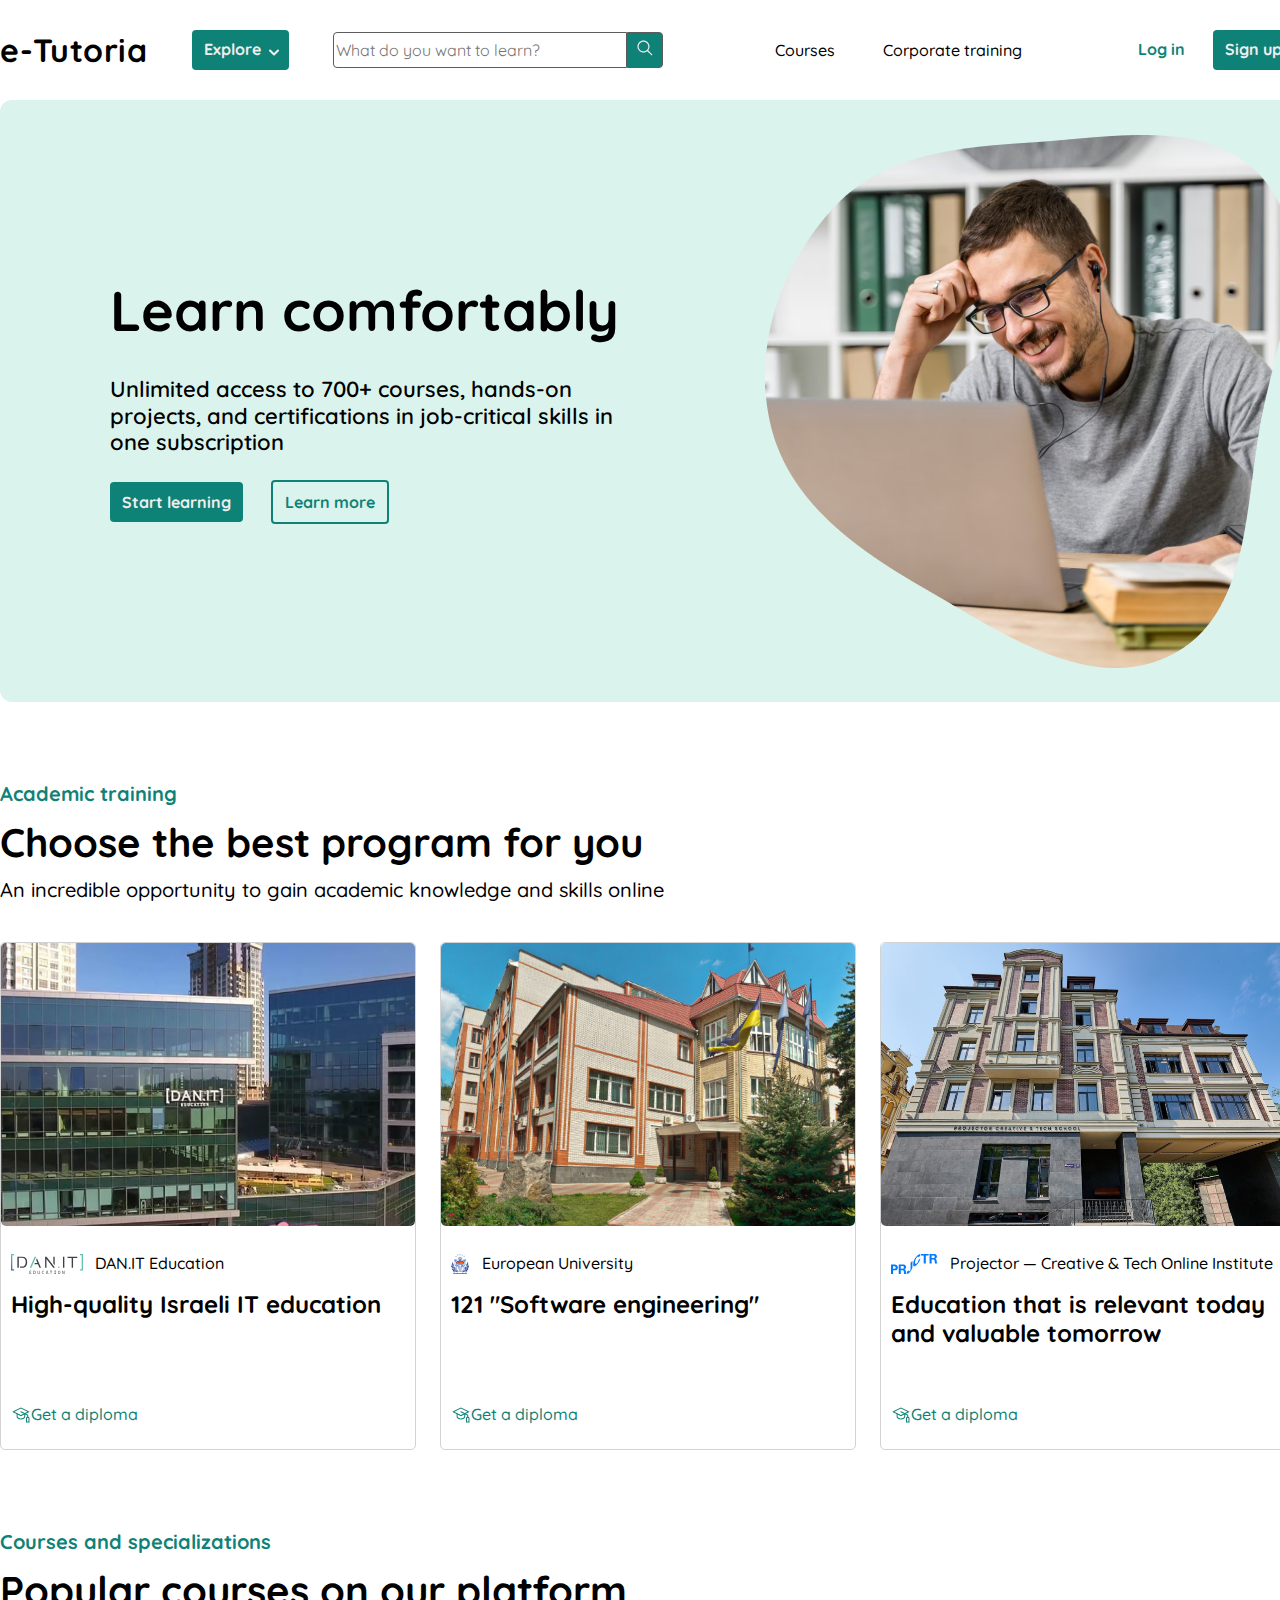
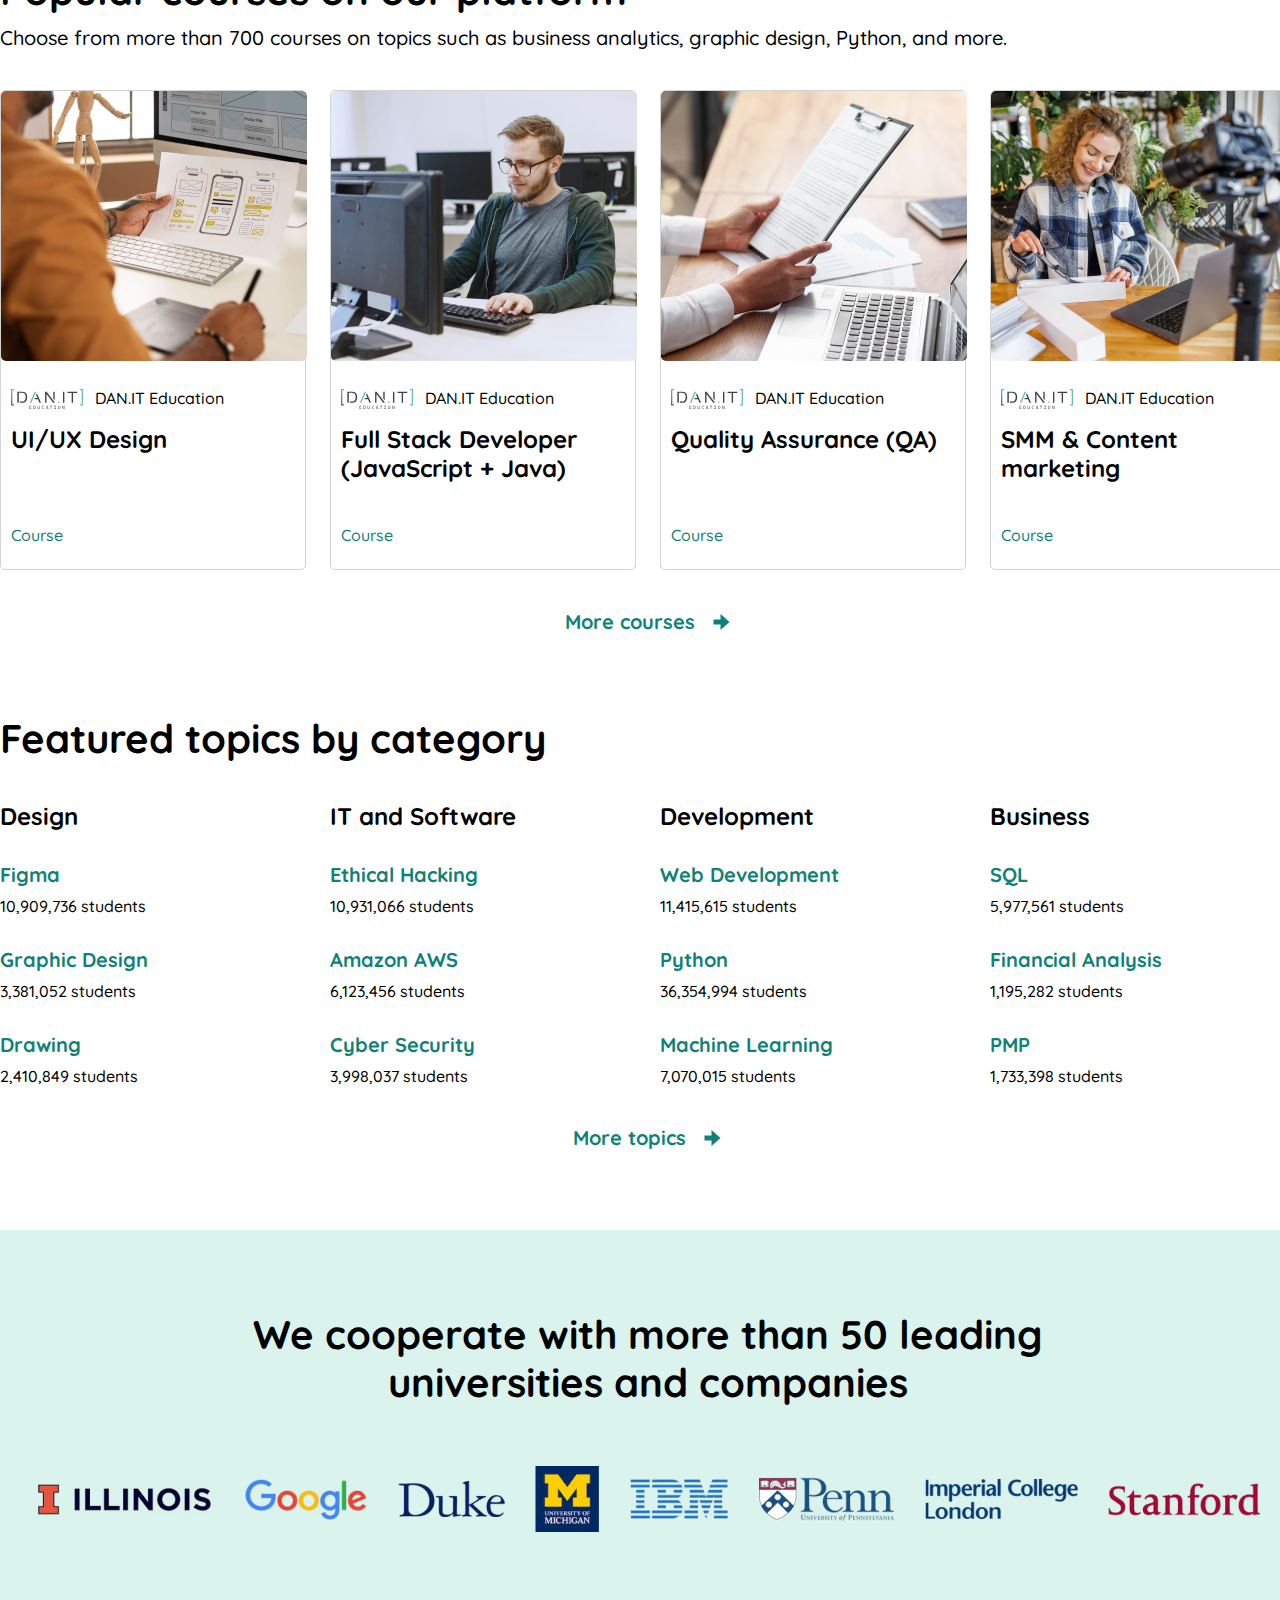
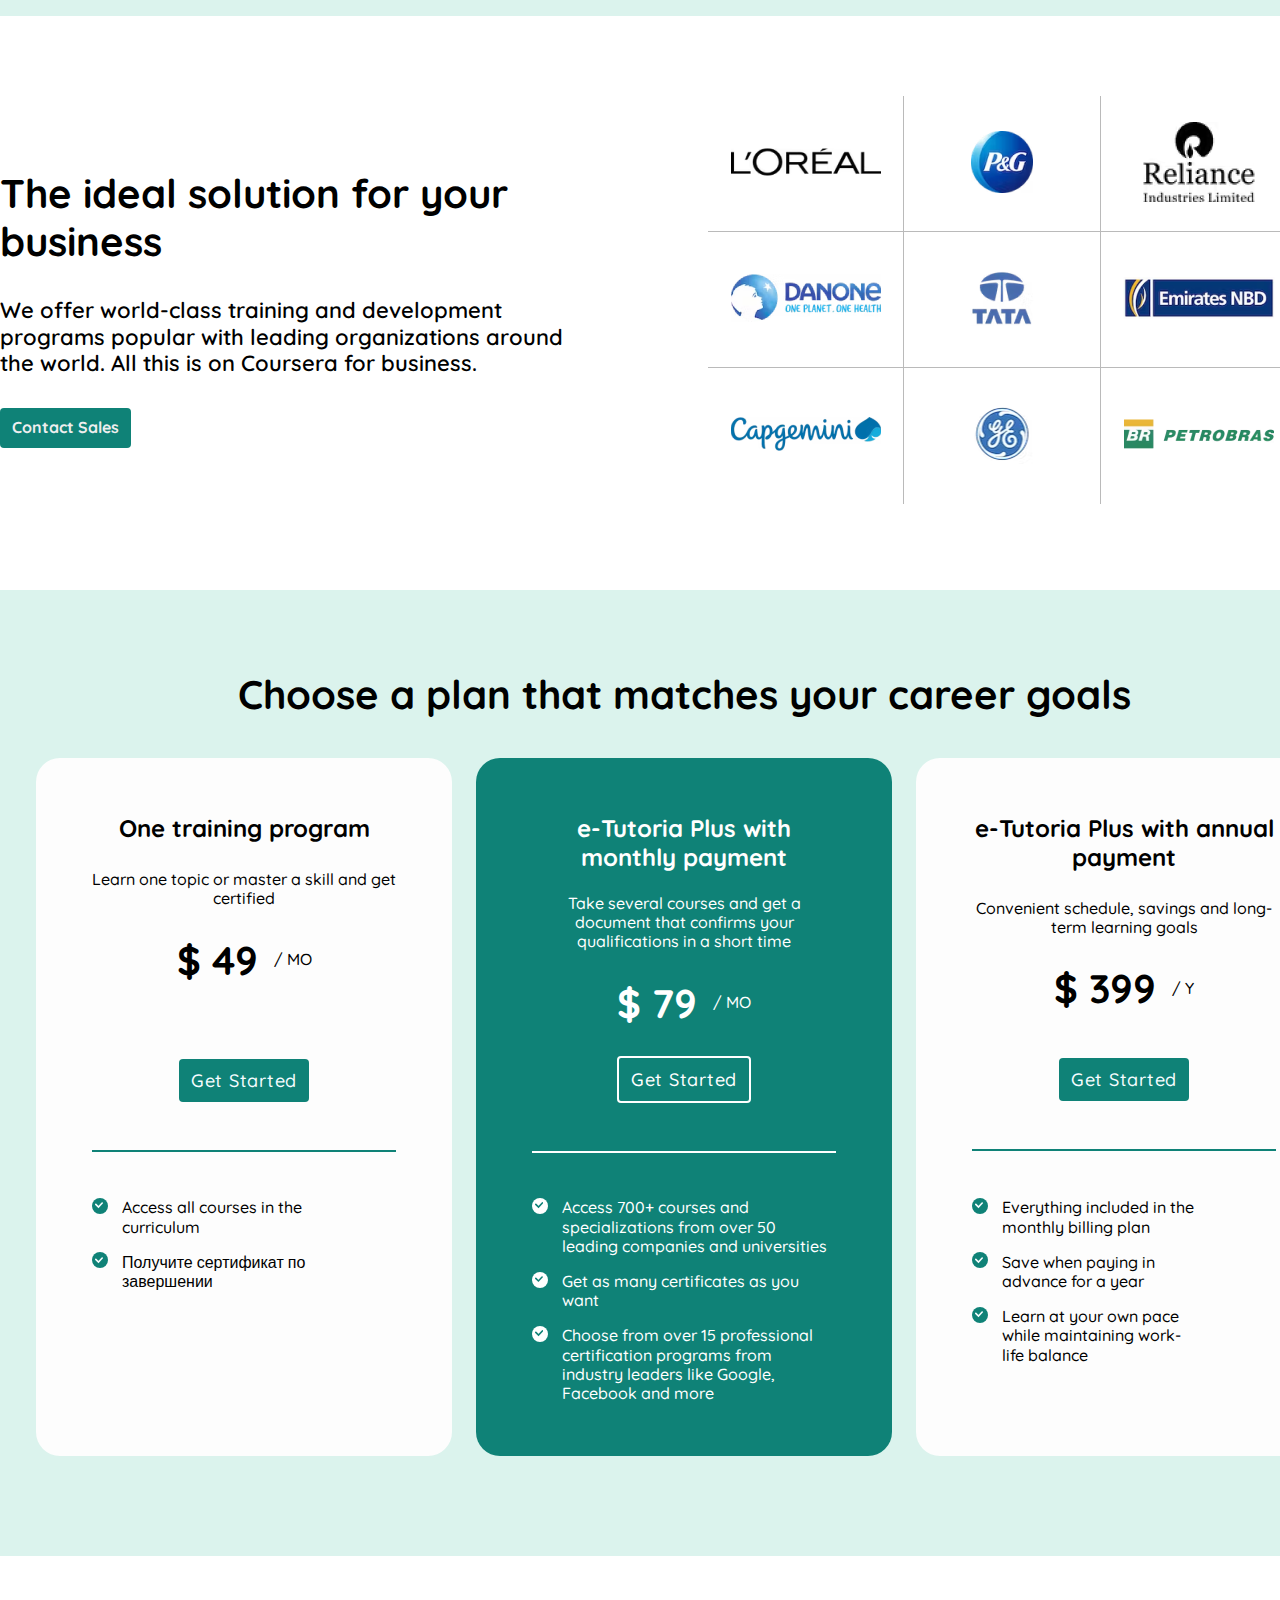
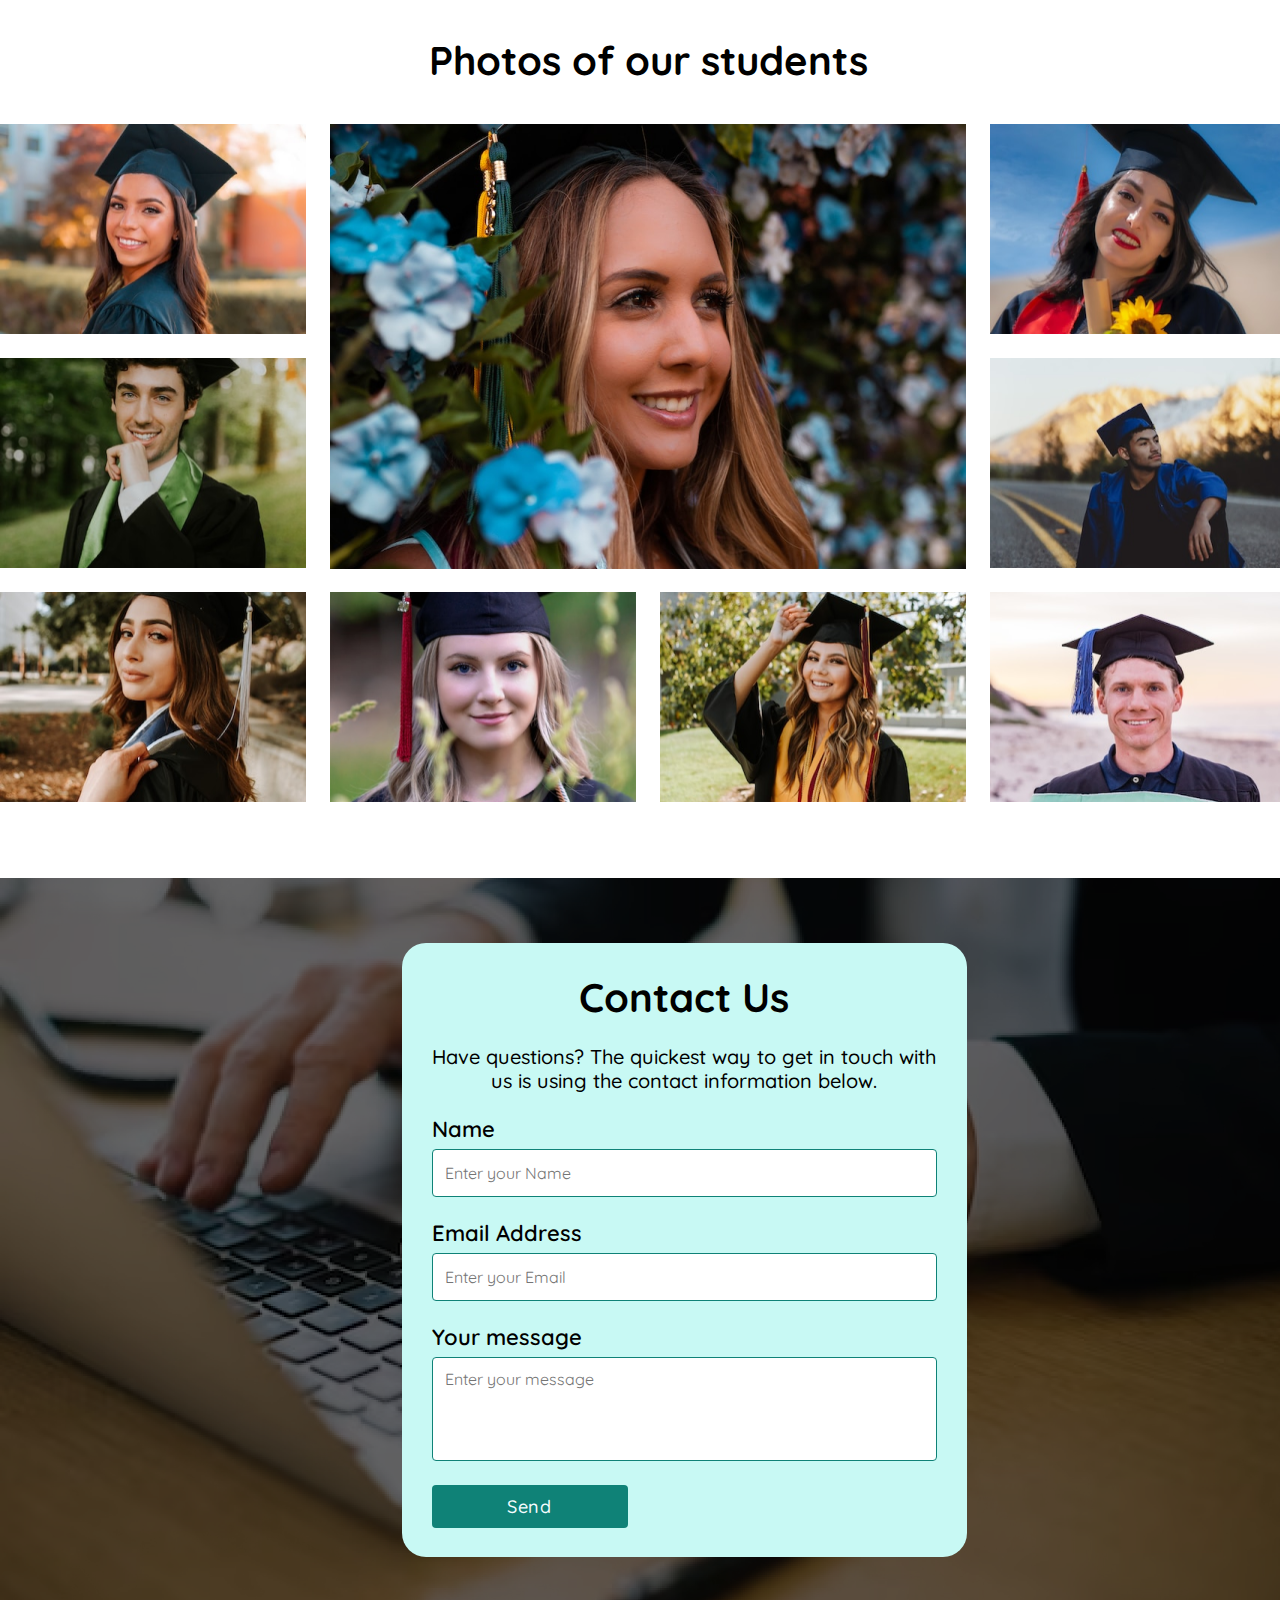
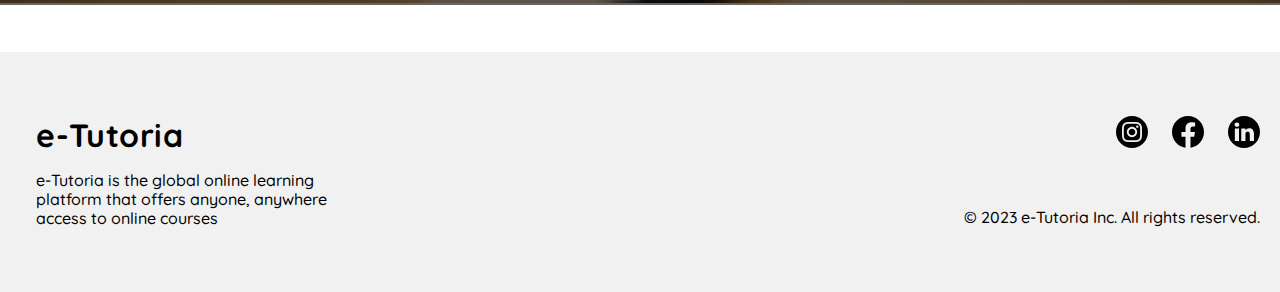
<file: index.html>
<!DOCTYPE html>
<html lang="en">
<head>
    <meta charset="UTF-8">
    <meta name="viewport" content="width=device-width, initial-scale=1.0">
    <title>Document</title>
    <link rel="stylesheet" href="./css/style.css">
    <link rel="stylesheet" href="./css/modern-normalize.css">
    <link rel="preconnect" href="https://fonts.googleapis.com">
<link rel="preconnect" href="https://fonts.gstatic.com" crossorigin>
<link href="https://fonts.googleapis.com/css2?family=Quicksand:wght@500;600;700&display=swap" rel="stylesheet">
</head>
<body>
    <div class="conteiner">
            <header class="header-menu">
            <div class="left-header">
              <a href="#" class="page-title">e-Tutoria</a>
              <button class="button-header-menu">Explore</button>
              <input
              type="text"
              name="search-header"
              placeholder="What do you want to learn?"
              class="search-header">
              <button for="search-header" class="button-search">
                <svg xmlns="http://www.w3.org/2000/svg" width="16" height="16" viewBox="0 0 16 17" fill="none">
                    <path fill-rule="evenodd" clip-rule="evenodd" d="M11.3489 10.947L16.0001 15.5981L15.095 16.5032L10.4438 11.8521C9.34052 12.7549 7.93022 13.2966 6.39341 13.2966C2.85879 13.2966 -0.0065918 10.4312 -0.0065918 6.89658C-0.0065918 3.36196 2.85879 0.496582 6.39341 0.496582C9.92803 0.496582 12.7934 3.36196 12.7934 6.89658C12.7934 8.43339 12.2517 9.84369 11.3489 10.947ZM6.39341 12.0166C9.22111 12.0166 11.5134 9.72428 11.5134 6.89658C11.5134 4.06888 9.22111 1.77658 6.39341 1.77658C3.56571 1.77658 1.27341 4.06888 1.27341 6.89658C1.27341 9.72428 3.56571 12.0166 6.39341 12.0166Z" fill="#EEEEEE"/>
                    </svg>
              </button>
            </div>
            <div class="right-header">
              <nav class="nav-header">
                <ul class="nav-menu-header">
                   <li class="nav-header-item">
                        <a href="#" class="nav-header-link">
                            Courses
                        </a>
                   </li>
                   <li class="nav-header-item">
                    <a href="#" class="nav-header-link">
                        Corporate training
                    </a>
                   </li>
                </ul>
              </nav>
              <a href="#" class="log-in-link">
                Log in
              </a>
              <a href="#" class="sign-up-link">
                Sign up
              </a>
            </div>
        </header>
            </div>


            <!-- Starting learn -->
<main>
  <div class="conteiner">
    <section class="section-starting-learn">
           <div class="text-section-learn">
              <h1 class="subtitle-section-learn">
                Learn comfortably
              </h1>
              <p class="text-under-subtitle">
                Unlimited access to 700+ courses, hands-on projects, 
                and certifications in job-critical skills in one subscription
              </p>
              <section class="section-link-learn">
                <a href="#Education section" class="link-start-learn">Start learning</a>
                <a href="#" class="link-learn-more">Learn more</a>
              </section>
           </div>
           <div class="img-section-learning"></div>
    </section>

     <!-- About education -->

    <section id="Education section" class="education-academics-section">
      <h3 class="title-about-section">
        Academic training
      </h3>
      <h1 class="title-every-section"">
        Choose the best program for you
      </h1>
      <p class="information-about-education">
         An incredible opportunity to gain academic knowledge and skills online
      </p>
    <ul class="academics-cards">
      <li class="item-academics-cards">
        <a href="#" class="link-academics-cards">
        <img src="./images/academic-training/image-1.png" alt="" width="414px" height="283px" class="img-academics">

          <div class="name-academics-conteiner">
            <svg xmlns="http://www.w3.org/2000/svg" width="72" height="20" viewBox="0 0 72 20" fill="none">
              <g clip-path="url(#clip0_1_316)">
                <path d="M20.2828 19.9575H18.538V16.8687H20.2828V17.2231H18.9559V18.1793H20.2313V18.5343H18.9559V19.5975H20.2828V19.9575ZM24.633 18.3793C24.633 18.5218 24.622 18.6637 24.5995 18.8043C24.5782 18.9341 24.5415 19.0609 24.4903 19.1825C24.4413 19.2972 24.3755 19.4043 24.2948 19.5006C24.2123 19.5981 24.1129 19.6808 24.001 19.745C23.8752 19.8164 23.7391 19.8693 23.5973 19.9018C23.4261 19.9408 23.2506 19.9595 23.0747 19.9575H22.4151V16.8687H23.2071C23.6867 16.8687 24.0441 16.9931 24.2794 17.2412C24.5147 17.49 24.633 17.8693 24.633 18.3793ZM24.1939 18.4093C24.1974 18.2226 24.1771 18.0362 24.1335 17.8543C24.1007 17.7199 24.037 17.5944 23.947 17.4875C23.8634 17.3946 23.7558 17.3251 23.6353 17.2862C23.4924 17.2417 23.343 17.2203 23.193 17.2231H22.8336V19.5925H23.1467C23.8448 19.5931 24.1945 19.1987 24.1939 18.4093ZM28.7794 18.8825C28.7815 19.0388 28.7574 19.1943 28.708 19.3431C28.6643 19.4743 28.5923 19.5943 28.4972 19.695C28.403 19.7937 28.2872 19.8706 28.1584 19.92C28.0113 19.9753 27.8545 20.0022 27.6968 19.9993C27.5315 20.0032 27.3668 19.9778 27.2108 19.9243C27.0859 19.8787 26.9742 19.8045 26.8849 19.7081C26.7993 19.6123 26.7367 19.4991 26.7017 19.3768C26.6616 19.2365 26.6421 19.0913 26.6438 18.9456V16.8687H27.0623V18.9125C27.061 19.0193 27.0726 19.1262 27.0964 19.2312C27.1157 19.315 27.1536 19.3937 27.2083 19.4606C27.2623 19.5231 27.331 19.5712 27.4095 19.5993C27.5059 19.6331 27.6088 19.6493 27.7116 19.6468C27.9334 19.6468 28.0973 19.5818 28.2034 19.4531C28.3082 19.3237 28.3622 19.1425 28.3622 18.9075V16.8687H28.78V18.8825H28.7794ZM32.9271 19.8412C32.6828 19.9443 32.4193 19.9962 32.1544 19.9956C31.7205 19.9956 31.3868 19.865 31.1528 19.6037C30.9188 19.3431 30.8025 18.9575 30.8044 18.4475C30.8013 18.2203 30.8338 17.9939 30.9008 17.7762C30.9569 17.5905 31.0502 17.4174 31.1753 17.2668C31.293 17.1287 31.4408 17.0181 31.6073 16.9437C31.7867 16.8662 31.9802 16.8281 32.1756 16.8306C32.3093 16.8293 32.4424 16.8425 32.5729 16.8681C32.695 16.8918 32.8127 16.9293 32.9258 16.9806V17.3931C32.7021 17.2659 32.447 17.2004 32.1878 17.2037C32.0524 17.2017 31.9183 17.2297 31.7957 17.2856C31.6787 17.3401 31.577 17.4214 31.4993 17.5225C31.4125 17.635 31.3489 17.7637 31.311 17.9C31.2646 18.0657 31.2424 18.237 31.2448 18.4087C31.2448 18.81 31.3258 19.1112 31.4871 19.3137C31.6478 19.5162 31.885 19.6175 32.1962 19.6181C32.3239 19.6187 32.4512 19.6032 32.5748 19.5718C32.695 19.5406 32.812 19.4975 32.9233 19.4425L32.9271 19.8412ZM37.44 19.9575H36.9835L36.7708 19.2837H35.4908L35.2729 19.9575H34.8377L35.8566 16.8687H36.43L37.4393 19.9575H37.44ZM36.6505 18.9087L36.1311 17.2562L35.6117 18.9081H36.6505V18.9087ZM41.1319 17.2281H40.2235V19.9575H39.8025V17.2281H38.8915V16.8687H41.1325V17.2281H41.1319ZM43.9058 17.2231H43.1987V16.8687H45.0353V17.2231H44.3282V19.5981H45.0353V19.9575H43.1987V19.5987H43.9058V17.2231ZM49.3296 18.395C49.3348 18.6387 49.302 18.8806 49.2325 19.1137C49.1779 19.295 49.0892 19.465 48.9709 19.6137C48.8676 19.7398 48.7347 19.8399 48.5833 19.9056C48.4276 19.9711 48.2595 20.0039 48.0899 20.002C47.9203 20 47.7531 19.9634 47.599 19.8943C47.4522 19.8225 47.3267 19.7154 47.2345 19.5831C47.1315 19.433 47.0586 19.2652 47.0198 19.0887C46.9701 18.8727 46.9464 18.6519 46.9491 18.4306C46.9447 18.1893 46.9772 17.9488 47.0455 17.7168C47.0995 17.5356 47.1883 17.3656 47.3072 17.2168C47.41 17.0906 47.5431 16.99 47.6929 16.9237C47.8408 16.86 47.9995 16.8275 48.1609 16.8281C48.3392 16.8241 48.5159 16.8614 48.6765 16.9368C48.8224 17.0093 48.9478 17.1162 49.0423 17.2481C49.1451 17.3968 49.2197 17.5637 49.2595 17.7406C49.309 17.955 49.3328 18.175 49.3303 18.395H49.3296ZM48.8944 18.4256C48.8954 18.2589 48.8817 18.0925 48.8533 17.9281C48.8305 17.7928 48.7856 17.662 48.7202 17.5406C48.6651 17.4382 48.5841 17.3511 48.4849 17.2875C48.38 17.2258 48.259 17.1948 48.1365 17.1981C48.0158 17.1947 47.8971 17.2281 47.797 17.2937C47.6995 17.3607 47.6195 17.4492 47.5637 17.5518C47.4981 17.6728 47.4522 17.8029 47.4274 17.9375C47.3972 18.0918 47.3824 18.2487 47.3837 18.4062C47.3837 18.5737 47.3978 18.7412 47.4274 18.9062C47.4512 19.0412 47.4962 19.1725 47.5605 19.2937C47.6158 19.3962 47.6961 19.4825 47.7945 19.5456C47.8979 19.6074 48.0177 19.6384 48.139 19.635C48.2605 19.6381 48.3799 19.6047 48.481 19.5393C48.5788 19.4731 48.6598 19.3843 48.717 19.2812C48.7819 19.1606 48.8282 19.0312 48.8539 18.8975C48.8839 18.7411 48.8979 18.5822 48.8957 18.4231L48.8944 18.4256ZM53.44 19.9575H52.8955L52 18.0312L51.7429 17.4125V19.9575H51.3508V16.8687H51.8888L52.7413 18.6925L53.0485 19.4V16.8687H53.4407L53.44 19.9575ZM25.1556 6.05435L26.4362 9.11497H23.8648L23.3736 10.28H26.9852L28.4792 13.7794H30.0118L25.9097 4.26685L25.1556 6.05435ZM10.9221 2.66248H6.36298V13.7794H7.81712V3.82748H10.6071C13.3573 3.82748 14.7323 5.18998 14.7323 7.91622C14.7323 11.0475 13.3566 12.6125 10.6071 12.6125H8.99548V13.7781H10.9202C14.4302 13.7781 16.1852 11.8243 16.1852 7.91622C16.1852 4.41435 14.4302 2.6631 10.9208 2.66248H10.9221ZM34.1164 2.66248V13.7794H35.4703V4.90123L42.2415 13.7794H43.6725V13.2662L35.5474 2.66248H34.117H34.1164ZM42.3193 9.5781L43.6725 11.3175V2.66248H42.3186V9.5781H42.3193ZM53.3507 2.66248H51.975V13.7794H53.3507V2.66248ZM56.5135 2.66248V4.02185H60.6786V13.7794H62.0537V4.02185H66.2181V2.66248H56.5135Z" fill="#40404B"/>
                <path d="M0 16.4419V0H2.97386V1.30125H1.31529V15.14H2.97386V16.4406L1.38471 16.4419H0Z" fill="url(#paint0_linear_1_316)"/>
                <path d="M69.0255 15.14H70.6847L70.6841 1.3025L69.0255 1.30125V0.00125H70.7272L72 0V16.4406H69.0255V15.14Z" fill="url(#paint1_linear_1_316)"/>
                <path d="M18.837 13.7794H20.3458L25.218 2.66248H23.607L18.837 13.7794Z" fill="url(#paint2_linear_1_316)"/>
                <path d="M48.4682 12.4187H47.0925V13.7793H48.4682V12.4187Z" fill="url(#paint3_linear_1_316)"/>
              </g>
              <defs>
                <linearGradient id="paint0_linear_1_316" x1="1.48693" y1="17.9906" x2="1.48693" y2="0.329999" gradientUnits="userSpaceOnUse">
                  <stop stop-color="#4657A3"/>
                  <stop offset="1" stop-color="#68C0AE"/>
                </linearGradient>
                <linearGradient id="paint1_linear_1_316" x1="4885.06" y1="6865.81" x2="4885.06" y2="125.936" gradientUnits="userSpaceOnUse">
                  <stop stop-color="#4657A3"/>
                  <stop offset="1" stop-color="#68C0AE"/>
                </linearGradient>
                <linearGradient id="paint2_linear_1_316" x1="3246.5" y1="4645.18" x2="3246.5" y2="87.8177" gradientUnits="userSpaceOnUse">
                  <stop stop-color="#4657A3"/>
                  <stop offset="1" stop-color="#68C0AE"/>
                </linearGradient>
                <linearGradient id="paint3_linear_1_316" x1="1556" y1="580.388" x2="1556" y2="22.8369" gradientUnits="userSpaceOnUse">
                  <stop stop-color="#4657A3"/>
                  <stop offset="1" stop-color="#68C0AE"/>
                </linearGradient>
                <clipPath id="clip0_1_316">
                  <rect width="72" height="20" fill="white"/>
                </clipPath>
              </defs>
            </svg>
            <h1 class="name-academic">
              DAN.IT Education
            </h1>
          </div>

          <h1 class="about-this-academy">
            High-quality Israeli IT education
          </h1>

          <div class="get-a-diploma">
            <svg xmlns="http://www.w3.org/2000/svg" width="20" height="20" viewBox="0 0 20 20" fill="none">
              <path fill-rule="evenodd" clip-rule="evenodd" d="M9.94001 2.44104L18.698 6.82004L9.94001 11.199L1.18201 6.82004L9.94001 2.44104ZM3.41801 6.82004L9.94001 10.081L16.462 6.82004L9.94001 3.55904L3.41801 6.82004Z" fill="#0F8277"/>
              <path fill-rule="evenodd" clip-rule="evenodd" d="M5.62 11.48V8.72998H6.62V11.48C6.62 11.967 6.913 12.467 7.513 12.868C8.109 13.267 8.96499 13.53 9.93999 13.53C10.915 13.53 11.77 13.267 12.367 12.868C12.967 12.468 13.26 11.968 13.26 11.48V8.72998H14.26V11.48C14.26 12.403 13.703 13.178 12.923 13.7C12.139 14.223 11.085 14.53 9.93999 14.53C8.79499 14.53 7.74 14.223 6.957 13.7C6.177 13.178 5.62 12.403 5.62 11.48Z" fill="#0F8277"/>
              <path fill-rule="evenodd" clip-rule="evenodd" d="M9.49305 6.59706C9.55229 6.4786 9.65611 6.38848 9.78172 6.34648C9.90734 6.30448 10.0445 6.31404 10.1631 6.37306L16.9531 9.76306C17.0362 9.80448 17.1061 9.86825 17.1551 9.9472C17.204 10.0262 17.23 10.1172 17.2301 10.2101V12.3301C17.2301 12.4627 17.1774 12.5898 17.0836 12.6836C16.9898 12.7774 16.8627 12.8301 16.7301 12.8301C16.5974 12.8301 16.4703 12.7774 16.3765 12.6836C16.2827 12.5898 16.2301 12.4627 16.2301 12.3301V10.5201L9.71705 7.26606C9.59859 7.20682 9.50847 7.103 9.46647 6.97739C9.42448 6.85178 9.43404 6.71563 9.49305 6.59706Z" fill="#0F8277"/>
              <path fill-rule="evenodd" clip-rule="evenodd" d="M16.008 11.8679C16.2893 11.7442 16.5978 11.6953 16.9035 11.7261C17.2092 11.7569 17.5017 11.8664 17.7526 12.0438C18.0035 12.2212 18.2042 12.4605 18.3352 12.7384C18.4662 13.0164 18.523 13.3235 18.5 13.6299V17.4999H14.95V13.6299C14.9226 13.2629 15.0096 12.8964 15.199 12.5808C15.3885 12.2653 15.6711 12.0162 16.008 11.8679ZM16.725 12.7169C16.6168 12.7169 16.5097 12.7395 16.4106 12.7831C16.3116 12.8267 16.2227 12.8905 16.1496 12.9703C16.0765 13.0502 16.0208 13.1444 15.9861 13.2469C15.9514 13.3495 15.9385 13.4581 15.948 13.5659L15.95 13.5879V16.4999H17.5V13.5879L17.502 13.5659C17.5116 13.4581 17.4986 13.3495 17.4639 13.2469C17.4292 13.1444 17.3736 13.0502 17.3005 12.9703C17.2274 12.8905 17.1385 12.8267 17.0394 12.7831C16.9404 12.7395 16.8333 12.7169 16.725 12.7169Z" fill="#0F8277"/>
            </svg>
            <h3 class="text-diploma">Get a diploma</h3>
          </div>
        </a>
      </li>

    <li class="item-academics-cards">
        <a href="#" class="link-academics-cards">
        <img src="./images/academic-training/image-2.png" alt="" width="414px" height="283px" class="img-academics">

          <div class="name-academics-conteiner">
            <svg xmlns="http://www.w3.org/2000/svg" width="19" height="20" viewBox="0 0 19 20" fill="none">
              <mask id="mask0_1_339" style="mask-type:luminance" maskUnits="userSpaceOnUse" x="0" y="0" width="19" height="20">
                <path d="M18.151 0H0V20H18.151V0Z" fill="white"/>
              </mask>
              <g mask="url(#mask0_1_339)">
                <path fill-rule="evenodd" clip-rule="evenodd" d="M11.076 3.51217C11.076 3.51217 11.0417 3.52839 11.0277 3.53577C11.0055 3.5466 10.9804 3.54974 10.9562 3.54461C10.9088 3.52128 10.8569 3.50871 10.8041 3.50775C10.7186 3.50775 10.5959 3.56673 10.5974 3.70275C10.595 3.76497 10.6026 3.82719 10.6198 3.88706C10.6246 3.91397 10.6279 3.92613 10.6279 3.92613C10.6279 3.92613 10.3616 3.97663 10.3752 4.2166C10.3855 4.39353 10.4334 4.40091 10.4625 4.4116C10.4625 4.4116 10.5086 4.40791 10.5189 4.42044C10.5335 4.45111 10.5405 4.48491 10.5392 4.51886C10.5358 4.54393 10.5307 4.57969 10.5001 4.58337C10.4368 4.5885 10.3738 4.57069 10.3225 4.53324C10.2337 4.47758 10.1722 4.40607 10.167 4.32903C10.1619 4.25199 10.167 4.22876 10.184 4.19854C10.2009 4.16831 10.2249 4.15025 10.2437 4.11449C10.2517 4.10174 10.2565 4.08725 10.2577 4.07221C10.259 4.05721 10.2565 4.0421 10.2507 4.02824C10.2439 4.01751 10.2404 4.00512 10.2404 3.99248C10.2404 3.97984 10.2439 3.96745 10.2507 3.95672C10.268 3.93719 10.3465 3.87452 10.3612 3.80928C10.3791 3.75329 10.3855 3.6942 10.38 3.63566C10.3711 3.56931 10.2997 3.29395 10.0878 3.29395C9.87594 3.29395 9.80078 3.49964 9.79783 3.61244C9.79488 3.72523 9.81478 3.75583 9.82362 3.83619C9.83246 3.91655 9.78677 3.94898 9.78677 4.0028C9.78677 4.05662 9.80556 4.13698 9.80188 4.19596C9.7982 4.25494 9.80888 4.3928 9.6346 4.3928C9.46033 4.3928 9.34426 4.32682 9.33984 4.20849C9.33542 4.09016 9.37042 4.085 9.40285 4.08685C9.43527 4.08869 9.48317 4.13514 9.50196 4.18527C9.52075 4.2354 9.53881 4.23466 9.55833 4.23356C9.57786 4.23245 9.63202 4.20849 9.66592 4.08316C9.69982 3.95783 9.71714 3.90438 9.71235 3.82181C9.70756 3.73924 9.61655 3.43366 9.55023 3.43366C9.48391 3.43366 9.49533 3.54424 9.41353 3.54424C9.40082 3.54421 9.38826 3.54159 9.37658 3.53658C9.3649 3.53156 9.35436 3.52423 9.34559 3.51505C9.33682 3.50587 9.32997 3.495 9.32551 3.48309C9.32105 3.47118 9.31903 3.4585 9.31958 3.44582C9.32289 3.31349 9.51596 3.24161 9.51596 3.18079C9.51596 3.11997 9.47912 3.03334 9.40322 3.02708C9.32732 3.02081 9.3111 3.04293 9.3111 3.04293C9.29146 3.00612 9.26405 2.97404 9.23078 2.94893C9.17957 2.91207 9.12651 2.8682 9.08045 2.8682H9.07014C9.02408 2.8682 8.97102 2.91317 8.91981 2.94893C8.88661 2.97372 8.8592 3.00541 8.83949 3.04182C8.83949 3.04182 8.82254 3.02044 8.74737 3.02597C8.67221 3.0315 8.63463 3.11886 8.63463 3.17968C8.63463 3.2405 8.82769 3.31238 8.83101 3.44472C8.83149 3.4574 8.82943 3.47004 8.82493 3.48195C8.82044 3.49382 8.81362 3.50465 8.80485 3.51383C8.79608 3.52301 8.78558 3.53035 8.77394 3.53536C8.76226 3.54041 8.74973 3.54306 8.73706 3.54314C8.65489 3.54314 8.66521 3.43255 8.60036 3.43255C8.53551 3.43255 8.44303 3.73666 8.43824 3.81886C8.43345 3.90106 8.45187 3.95525 8.4843 4.08021C8.51672 4.20517 8.5731 4.22987 8.59189 4.23061C8.61068 4.23134 8.62873 4.23061 8.64826 4.18232C8.66779 4.13403 8.71495 4.08574 8.74737 4.0839C8.7798 4.08205 8.81406 4.08758 8.81038 4.20554C8.80669 4.3235 8.691 4.38985 8.51562 4.38985C8.34023 4.38985 8.35166 4.25199 8.34797 4.19301C8.34429 4.13403 8.36345 4.05367 8.36345 3.99985C8.36345 3.94603 8.31739 3.91397 8.3266 3.83324C8.33581 3.75251 8.35387 3.72044 8.35239 3.60949C8.35092 3.49853 8.27539 3.29469 8.06353 3.29469C7.85167 3.29469 7.78019 3.57005 7.77135 3.6364C7.76578 3.69493 7.77216 3.75402 7.79014 3.81002C7.80561 3.87452 7.88409 3.93719 7.90067 3.95746C7.90708 3.96837 7.91033 3.98083 7.90999 3.99348C7.90966 4.00612 7.90579 4.01843 7.89883 4.02897C7.89294 4.04283 7.8905 4.05795 7.89172 4.07295C7.89293 4.08799 7.89776 4.10248 7.90583 4.11523C7.92462 4.15209 7.94857 4.16868 7.96552 4.19927C7.98247 4.22987 7.98763 4.25272 7.98247 4.32976C7.97731 4.40681 7.91615 4.47721 7.82698 4.53398C7.77569 4.57147 7.71265 4.58927 7.64939 4.58411C7.61881 4.58042 7.61254 4.54467 7.60996 4.5196C7.6089 4.48562 7.61597 4.45189 7.6306 4.42118C7.64091 4.40865 7.68697 4.41233 7.68697 4.41233C7.71608 4.40312 7.76398 4.39427 7.77429 4.21734C7.78793 3.97737 7.52154 3.92687 7.52154 3.92687C7.52154 3.92687 7.52485 3.9147 7.53001 3.88779C7.54696 3.82789 7.55444 3.76571 7.55212 3.70349C7.55212 3.56747 7.4309 3.50664 7.34542 3.50849C7.29254 3.50926 7.24056 3.52183 7.19325 3.54535C7.16897 3.55055 7.14365 3.54745 7.1214 3.5365C7.10777 3.52913 7.07387 3.51291 7.07387 3.51291C6.90991 3.49153 6.90954 3.56341 6.90475 3.58295C6.90431 3.59456 6.90799 3.60595 6.91514 3.61513C6.92229 3.62431 6.93242 3.63065 6.94381 3.63308C6.98691 3.64071 7.028 3.657 7.06466 3.681C7.09376 3.70459 7.08345 3.96299 7.08345 4.05293C7.08345 4.14288 7.09303 4.36183 7.09597 4.38174C7.13227 4.46044 7.18536 4.53025 7.25146 4.58632C7.34652 4.6711 7.53591 4.74593 7.5558 4.76621C7.5757 4.78648 7.57496 4.8602 7.57496 4.8602L7.57754 5.52371L7.51196 5.56057L7.52964 5.5661H7.51417C7.35647 5.65236 7.18256 5.85325 6.9287 5.97158C6.76124 6.05673 6.58829 6.1306 6.41102 6.19275C6.26353 6.24992 6.11055 6.29169 5.95451 6.31734C5.71097 6.36084 5.58606 6.39475 5.46116 6.39107C5.33625 6.38738 5.27693 6.35752 5.28209 6.31734C5.28725 6.27716 5.42947 6.20676 5.53227 6.11792C5.63507 6.02908 5.74486 5.88754 5.76071 5.84183C5.79755 5.73345 5.70065 5.75373 5.67375 5.84183C5.66012 5.88717 5.65128 5.89528 5.6078 5.89528C5.56432 5.89528 5.5249 5.79538 5.45416 5.78948C5.38341 5.78359 5.20656 5.80644 5.21319 5.85436C5.21982 5.90228 5.36683 5.92145 5.36057 5.95757C5.35431 5.9937 5.25003 6.10907 5.1815 6.09728C5.11297 6.08548 5.07834 5.94983 5.07392 5.87611C5.06949 5.80239 5.1815 5.60665 5.29167 5.57569C5.40184 5.54472 5.43168 5.53219 5.45931 5.55394C5.48695 5.57569 5.48437 5.65973 5.59454 5.67632C5.59454 5.67632 5.59454 5.67374 5.63875 5.69549C5.68296 5.71724 5.72092 5.75115 5.72534 5.73419C5.72976 5.71724 5.71318 5.61255 5.65386 5.58674C5.60039 5.56267 5.55452 5.52441 5.52121 5.47616C5.49358 5.43524 5.40442 5.2325 5.32741 5.19454C5.2504 5.15657 5.16787 5.15768 5.01423 5.11787C4.86058 5.07805 4.65167 5.00028 4.51608 4.9977C4.38049 4.99512 4.15758 5.14514 4.05109 5.17906C3.94461 5.21297 3.86024 5.22366 3.73975 5.26679C3.61927 5.30991 3.62922 5.45109 3.46784 5.53624C3.35251 5.59559 3.40336 5.60997 3.35325 5.63467C3.30314 5.65936 3.18339 5.66342 3.16902 5.75483C3.15465 5.84625 3.12776 5.95684 3.13697 6.02872C3.14629 6.09403 3.14776 6.16024 3.14139 6.22592C3.13476 6.26905 3.0957 6.26684 3.10712 6.38001C3.11854 6.49317 3.16202 6.61998 3.30682 6.69702C3.45162 6.77406 3.5979 6.79802 3.67527 6.9016C3.75265 7.00518 3.82855 7.09918 3.8665 7.19981C3.90445 7.30044 3.91845 7.32919 3.91624 7.51203C3.91403 7.69486 3.90003 8.06716 3.87719 8.22346C3.85434 8.37975 3.80828 8.71888 3.77144 8.92788C3.73459 9.13689 3.61116 9.5936 3.56511 9.76685C3.51905 9.9401 3.51021 10.2719 3.47336 10.399C3.43652 10.5262 3.35804 10.6788 3.38678 10.7356C3.3632 10.8045 3.48589 10.8557 3.64469 10.9225C3.73717 10.9862 4.0043 11.1635 4.08426 11.2863C4.21911 11.4934 4.2659 11.4116 4.38454 11.5288C4.42997 11.5871 4.45425 11.6591 4.45344 11.733C4.46144 11.8631 4.48296 11.9919 4.51755 12.1175C4.6163 12.4548 4.65683 12.5455 4.71394 12.5082C4.77879 12.4747 4.66014 12.2134 4.6303 12.161C4.60045 12.1087 4.58093 12.1031 4.57651 12.0069C4.57208 11.9107 4.61335 11.8558 4.62551 11.764C4.63767 11.6722 4.5544 11.5886 4.5544 11.5406C4.5544 11.4927 4.60045 11.5285 4.6233 11.5454C4.64614 11.5624 4.81379 11.6848 4.90553 11.7161C4.99728 11.7474 5.0216 11.7751 5.03339 11.8134C5.04518 11.8517 5.0017 11.9505 5.06618 12.1378C5.13066 12.325 5.07428 12.4367 5.10302 12.5433C5.10302 12.6491 4.95012 12.7585 4.95122 12.7869C4.8989 12.7869 4.79315 12.6516 4.68999 12.659C4.58682 12.6664 4.5754 12.7327 4.58682 12.7696C4.59824 12.8065 4.72757 12.8002 4.72094 12.8363C4.71431 12.8724 4.64725 12.9141 4.67083 12.955C4.69441 12.9959 4.78136 12.9425 4.81453 12.9473C4.84769 12.9521 4.80826 13.0343 4.77363 13.0803C4.73899 13.1264 4.70767 13.174 4.75373 13.1839C4.79979 13.1939 4.84179 13.1342 4.87864 13.1471C4.91548 13.16 4.90111 13.1953 4.86206 13.2746C4.823 13.3539 4.71467 13.4644 4.69625 13.6277C4.64246 13.8622 4.88527 14.2794 4.90959 14.2312C4.85948 14.024 4.86095 13.9363 4.88969 13.6782C4.9409 13.2186 5.15424 12.6553 5.37236 12.3626C5.40699 12.2491 5.46779 12.0475 5.46079 11.9502C5.44863 11.785 5.27362 11.5867 5.17745 11.5653C5.03302 11.5329 4.88269 11.5285 4.81821 11.5089C4.75373 11.4894 4.5544 11.4393 4.56029 11.3958C4.56619 11.3523 5.32115 11.1127 5.35504 11.0205C5.38894 10.9284 5.33294 10.5852 5.27914 10.3393C5.25151 10.0813 5.22461 9.72299 5.18334 9.29392C5.14208 8.86485 5.12402 8.14236 5.10671 7.9223C5.08939 7.70223 5.01238 7.12166 5.09676 7.059C5.21061 6.93772 5.77839 7.16479 5.87051 7.20866C5.88598 7.2164 5.67486 7.45194 5.6896 7.40697C5.7047 7.43572 12.5925 7.45526 12.5896 7.41545C12.5896 7.41545 12.5428 7.30228 12.4496 7.27058C12.3564 7.23888 12.3803 7.2492 12.4389 7.23372C12.4975 7.21824 13.1117 6.96353 13.1098 7.08959C13.1581 7.10766 13.1467 7.16332 13.1445 7.22303C13.1423 7.28275 13.1338 7.94036 13.1032 8.2183C13.0726 8.49623 13.0616 9.12325 13.0343 9.40082C13.007 9.67838 12.9757 10.2118 12.9654 10.4141C12.9551 10.6165 12.8917 10.796 13.1168 11.0039C13.342 11.2118 13.6717 11.2841 13.661 11.346C13.6504 11.4079 13.4507 11.4798 13.2992 11.5016C13.028 11.4098 12.685 11.6715 12.7587 12.1518C12.7506 12.1717 12.7392 12.5418 12.9352 12.9023C13.0336 12.983 13.2182 13.2341 13.3036 13.6082C13.3427 13.7778 13.3232 13.972 13.3224 14.2087C13.3416 14.2164 13.472 13.8482 13.4698 13.6852C13.5184 13.3505 13.171 13.1533 13.15 13.1095C13.1809 13.0483 13.3272 13.1924 13.3479 13.153C13.3685 13.1135 13.2222 12.9473 13.2447 12.9204C13.2672 12.8935 13.3722 12.9723 13.398 12.9473C13.4238 12.9222 13.3361 12.8463 13.3736 12.8031C13.4112 12.76 13.5288 12.7707 13.496 12.6948C13.4632 12.6188 13.4433 12.6155 13.4083 12.6155C13.2241 12.6155 13.0789 12.9609 13.0358 12.9196C12.9927 12.8783 12.9952 12.8665 12.9916 12.7781C12.9879 12.6896 12.9746 12.2071 12.9849 12.1691C12.9952 12.1312 13.1511 12.0427 13.1622 12.015C13.1603 11.9089 13.0855 11.7504 13.1069 11.7279C13.1283 11.7054 13.3648 11.6855 13.4385 11.6239C13.5122 11.5624 13.5918 11.4835 13.619 11.4835C13.6463 11.4835 13.6607 11.4673 13.6607 11.496C13.6607 11.5248 13.566 11.6564 13.5778 11.7017C13.5896 11.7471 13.7019 11.8709 13.6931 11.9339C13.6843 11.997 13.6106 12.0604 13.5608 12.1846C13.4927 12.3121 13.4669 12.4025 13.521 12.4544C13.517 12.4544 13.6146 12.5473 13.6795 12.2134C13.7289 12.0989 13.7546 11.9757 13.755 11.851C13.762 11.6999 13.7498 11.5845 13.7653 11.5285C13.7808 11.4724 13.8276 11.5056 13.8489 11.5064C13.8703 11.5071 13.8825 11.4547 13.9134 11.4437C13.9134 11.4437 14.0608 11.3924 14.1131 11.2793C14.1438 11.2252 14.1853 11.178 14.2351 11.1407C14.3368 11.0563 14.4849 10.9099 14.5707 10.865C14.6566 10.82 14.8117 10.7964 14.8136 10.73C14.8154 10.6637 14.7634 10.3854 14.7343 10.1834C14.7052 9.98139 14.6566 9.7886 14.6238 9.62272C14.591 9.45684 14.4948 9.14868 14.4602 8.94521C14.4256 8.74173 14.3928 8.63262 14.3696 8.36758C14.3464 8.10255 14.3058 7.67717 14.2992 7.50576C14.2926 7.33435 14.2889 7.30929 14.3147 7.23372C14.3405 7.15816 14.4403 6.97016 14.5556 6.87285C14.6697 6.77605 14.7994 6.69927 14.9392 6.64578C15.0733 6.59528 15.0906 6.56653 15.1009 6.44562C15.1113 6.32471 15.1061 6.23293 15.0822 6.17874C15.0582 6.12456 15.0766 5.94467 15.0803 5.89233C15.084 5.83998 15.0578 5.69954 14.972 5.65088C14.8861 5.60223 14.8773 5.63098 14.8497 5.61402C14.8047 5.58037 14.7633 5.54233 14.7259 5.50049C14.648 5.40671 14.5634 5.31876 14.4727 5.2373C14.3902 5.17242 14.3254 5.1938 14.2458 5.18127C14.1662 5.16873 14.01 5.08211 13.9532 5.0552C13.8645 5.01793 13.7702 4.99589 13.6743 4.98996C13.5963 4.98701 13.5184 4.99685 13.4437 5.01908C13.3493 5.04599 13.2148 5.08764 13.1187 5.10902C13.0225 5.1304 12.9485 5.13445 12.8829 5.17758C12.8173 5.22071 12.7418 5.37774 12.716 5.42455C12.6902 5.47137 12.723 5.48427 12.6246 5.52187C12.5262 5.55947 12.5402 5.62176 12.5203 5.64462C12.5004 5.66747 12.4746 5.69327 12.5203 5.70065C12.5494 5.70297 12.5786 5.69899 12.606 5.689C12.6334 5.67901 12.6583 5.66323 12.6791 5.64277C12.7204 5.59965 12.7686 5.5274 12.846 5.52555C12.8795 5.52522 12.9126 5.53289 12.9426 5.54797C12.9725 5.56304 12.9984 5.58505 13.0181 5.61218C13.0645 5.66452 13.1146 5.69696 13.1264 5.77621C13.1382 5.85547 13.1559 5.8868 13.1404 5.92771C13.1249 5.96863 13.1161 6.04678 13.0833 6.05562C13.0505 6.06447 12.8545 5.97822 12.8622 5.94725C12.87 5.91629 13.0188 5.89712 13.0137 5.84478C13.0085 5.79243 12.9481 5.76884 12.8154 5.77105C12.6828 5.77326 12.6659 5.85215 12.6213 5.8739C12.5767 5.89565 12.5369 5.81971 12.5078 5.78211C12.4787 5.74451 12.4857 5.71871 12.4636 5.73124C12.4415 5.74378 12.4503 5.82229 12.5185 5.90928C12.5866 5.99628 12.9112 6.22961 12.9094 6.26647C12.9076 6.30333 12.8217 6.33135 12.6651 6.32951C12.5085 6.32766 12.3435 6.33688 12.1401 6.27385C11.9367 6.21081 11.6946 6.14188 11.5896 6.10797C11.4846 6.07406 11.0609 5.8868 10.996 5.85547C10.8551 5.77883 10.7228 5.68727 10.6014 5.58232L10.6209 5.5779H10.5974C10.5852 5.56795 10.5742 5.55836 10.5646 5.54988L10.5716 5.54767L10.5745 4.85762C10.5745 4.85762 10.5745 4.7839 10.5937 4.76363C10.6128 4.74335 10.803 4.66852 10.898 4.58374C10.9642 4.52782 11.0173 4.45797 11.0535 4.37916C11.0568 4.35925 11.066 4.13993 11.066 4.05035C11.066 3.96078 11.0557 3.70201 11.0848 3.67842C11.1214 3.65439 11.1625 3.63806 11.2057 3.6305C11.2171 3.62814 11.2273 3.6218 11.2344 3.61262C11.2416 3.60344 11.2452 3.59202 11.2447 3.58037C11.2399 3.56083 11.2399 3.48895 11.076 3.51033V3.51217ZM10.3291 4.79938C10.2164 4.79938 9.90394 4.62023 9.0764 4.62908C8.24775 4.62023 7.9342 4.79938 7.82367 4.79938C7.71313 4.79938 7.68365 4.72934 7.69176 4.70907C7.69987 4.6888 7.72861 4.71681 7.76914 4.72234C7.80967 4.72787 7.88336 4.67221 7.97399 4.58079C8.06463 4.48938 8.08453 4.35962 8.08453 4.26599C8.08453 4.17237 8.03995 4.14251 8.02963 4.13514C8.01931 4.12776 8.02779 4.05625 8.04695 4.05809C8.06611 4.05994 8.09448 4.11744 8.11327 4.14398C8.13206 4.17052 8.16301 4.23356 8.15269 4.35004C8.14238 4.46652 8.06721 4.58448 8.05542 4.60807C8.04363 4.63166 8.06205 4.64714 8.08453 4.65267C8.10701 4.6582 8.15085 4.60991 8.16117 4.58816C8.17148 4.56642 8.17333 4.49712 8.21644 4.49712C8.25954 4.49712 8.38076 4.62761 8.40287 4.62761C8.41223 4.6279 8.42148 4.62536 8.42936 4.62027C8.43725 4.61522 8.44344 4.60789 8.44709 4.59922C8.45177 4.592 8.45427 4.58352 8.45427 4.57489C8.45427 4.56627 8.45177 4.55779 8.44709 4.55057C8.4353 4.53103 8.33102 4.48827 8.28239 4.4245C8.23375 4.36073 8.23891 4.23392 8.23559 4.2177C8.23228 4.20149 8.17554 4.2107 8.17554 4.18748C8.17554 4.16426 8.19949 4.15504 8.21238 4.14177C8.22528 4.1285 8.23044 4.01202 8.25291 4.01386C8.27539 4.0157 8.28165 4.09238 8.28165 4.20886C8.28165 4.32534 8.38592 4.48274 8.59778 4.47537C8.80964 4.468 8.92055 4.24277 8.92386 4.13735C8.92243 4.09164 8.90514 4.04788 8.87497 4.01357C8.84475 3.97925 8.80352 3.95654 8.75843 3.94935C8.6969 3.94935 8.63021 4.04409 8.61473 4.0533C8.59926 4.06252 8.58415 4.04409 8.56536 4.02971C8.54657 4.01533 8.57052 3.73482 8.57052 3.70754C8.57052 3.68026 8.57052 3.65778 8.60957 3.6504C8.64863 3.64303 8.74995 3.74883 8.77869 3.74883C8.80743 3.74883 8.83691 3.70422 8.85238 3.63087C8.86786 3.55751 8.96292 3.46425 8.99129 3.44656C9.01568 3.43325 9.04306 3.42629 9.07087 3.42629C9.09865 3.42629 9.12603 3.43325 9.15046 3.44656C9.1803 3.46352 9.27242 3.55714 9.28936 3.63087C9.30631 3.70459 9.33579 3.74883 9.36306 3.74883C9.39032 3.74883 9.49459 3.6434 9.53217 3.6504C9.56976 3.65741 9.5716 3.681 9.5716 3.70754C9.5716 3.73408 9.59555 4.0157 9.57676 4.02971C9.55797 4.04372 9.54249 4.06215 9.52738 4.0533C9.51228 4.04446 9.44522 3.94935 9.38369 3.94935C9.33852 3.95658 9.29732 3.97932 9.26707 4.0136C9.23682 4.04788 9.21943 4.09164 9.21789 4.13735C9.2212 4.24277 9.33247 4.4691 9.54433 4.47537C9.75619 4.48163 9.86046 4.32534 9.86046 4.20886C9.86046 4.09238 9.8671 4.0157 9.88957 4.01386C9.91205 4.01202 9.91573 4.1285 9.92973 4.14177C9.94373 4.15504 9.96658 4.16426 9.96658 4.18748C9.96658 4.2107 9.9102 4.20185 9.90689 4.2177C9.90357 4.23356 9.90689 4.3611 9.85936 4.4245C9.81183 4.4879 9.70682 4.53103 9.69503 4.55057C9.69031 4.55779 9.68781 4.56627 9.68781 4.57489C9.68781 4.58352 9.69031 4.592 9.69503 4.59922C9.69864 4.60789 9.70483 4.61522 9.71271 4.62027C9.7206 4.62536 9.72985 4.6279 9.73924 4.62761C9.76135 4.62761 9.8811 4.49712 9.92531 4.49712C9.96953 4.49712 9.97505 4.56678 9.98537 4.58816C9.99569 4.60954 10.0399 4.6582 10.062 4.65267C10.0841 4.64714 10.1033 4.63313 10.0911 4.60807C10.079 4.583 10.0042 4.46468 9.99384 4.35004C9.98353 4.2354 10.0145 4.17089 10.0333 4.14398C10.0521 4.11707 10.0808 4.05994 10.0996 4.05809C10.1184 4.05625 10.1272 4.12813 10.1169 4.13514C10.1066 4.14214 10.062 4.172 10.062 4.26599C10.062 4.35999 10.0808 4.48974 10.1725 4.58079C10.2643 4.67184 10.3365 4.72824 10.3774 4.72234C10.4183 4.71644 10.4467 4.68917 10.4548 4.70907C10.4629 4.72898 10.4356 4.79938 10.3229 4.79938H10.3291ZM2.65282 14.1799C2.49181 13.8659 2.53565 13.3933 2.50028 13.4335C2.36984 13.5809 2.29246 13.4383 2.23277 13.3177C2.20551 13.2635 2.17935 13.2071 2.15392 13.1456C2.30131 12.5263 2.60013 12.0438 2.87868 11.4256C3.04706 11.0515 2.79099 10.5575 2.9089 10.1882C2.3341 10.5078 1.9708 10.8487 1.77 11.2019C1.77344 11.1527 1.77859 11.1081 1.78547 11.0681C3.05812 9.14536 1.19153 9.6946 2.26557 8.01298C0.593165 8.95368 0.973407 9.86159 1.28954 10.6394C1.33968 10.7777 1.38067 10.9192 1.41223 11.0629C1.36754 11.0218 1.33114 10.9725 1.30501 10.9177C1.15174 10.5612 0.626326 10.4687 0.629273 10.9704C1.20074 10.7315 1.46934 11.4057 1.56993 11.9502C1.57313 12.1433 1.60721 12.3347 1.67088 12.5171C1.86027 13.3808 2.13698 14.031 2.17087 13.8924C2.20219 13.9293 2.14434 13.9293 2.12555 13.9215C1.85216 13.8552 1.7781 13.3974 1.73168 13.307C1.49403 12.8577 1.68673 12.1643 0.914086 11.8731C0.751599 11.8259 0.444311 11.2985 0.465681 11.2162C0.46347 11.2631 0.275192 11.6549 0.15913 11.886C-0.172476 12.7423 -0.0744683 13.2388 1.26264 13.7166C1.62086 13.9481 2.00401 14.1385 2.40484 14.2842C2.35363 14.2842 1.29949 14.4851 1.53272 14.1106C1.54451 13.8662 0.847028 13.7641 0.887926 13.7516C0.568848 14.9621 2.26778 14.2809 2.92621 14.8047C2.92621 14.8047 2.74825 14.3443 2.65024 14.1781L2.65282 14.1799ZM5.51569 17.9306C5.41775 17.8845 5.32623 17.8259 5.2434 17.7562C5.1304 17.6602 5.02966 17.5507 4.94348 17.43C4.94348 17.43 4.65425 16.9729 4.56582 16.5545C4.55108 16.4974 4.3488 15.8833 4.42913 15.7841C5.13176 12.9458 3.74123 14.254 3.51205 12.3862C3.58574 12.3862 2.99622 13.4641 3.07433 14.0793V14.0992C2.57139 13.8445 2.84405 13.0726 3.11375 12.8109C3.30867 12.6373 3.23424 12.4791 3.04006 12.5211C2.90337 12.5495 2.80905 12.6686 2.72504 12.7932C2.43947 13.2164 2.52165 14.1036 2.97706 14.254C3.01722 14.2765 3.05407 14.3008 3.08759 14.3218C3.00138 14.9271 3.67085 15.8085 4.20695 16.5335C4.30422 16.6684 4.37091 16.8472 4.33628 16.8517C4.30164 16.8561 4.21579 16.6205 4.13252 16.5291C4.04925 16.4377 3.81197 16.1974 3.71175 16.0846C3.15355 15.3149 2.98222 14.7944 2.5036 14.6971C1.96491 14.5865 1.66425 14.7509 0.876873 14.7011C0.683436 14.689 0.626326 14.6724 0.496263 14.6576C1.02904 15.0395 1.01873 15.0937 1.3846 15.6946C1.85143 16.4617 2.40742 16.3986 3.30719 16.4499C3.6388 16.4889 3.84366 16.7245 3.95124 16.8421C4.05883 16.9597 4.33038 17.3828 4.33038 17.3828C4.1526 17.4134 3.97236 17.427 3.79207 17.4234C3.6451 17.3916 3.49569 17.3724 3.34551 17.3659C3.34551 17.284 3.64653 17.374 3.92803 17.3766C4.03857 17.3788 4.15868 17.3795 4.12257 17.3434C4.07836 17.2999 3.99509 17.235 3.92545 17.235C3.85581 17.235 3.70217 17.2431 3.59385 17.235C3.43162 17.2277 3.26913 17.2292 3.10712 17.2394C3.05775 17.2483 3.05296 17.2177 3.09275 17.2048C3.13255 17.1919 3.52016 17.1871 3.61411 17.1871C3.90077 17.1871 3.90887 17.1897 3.90408 17.1871C3.94207 17.1887 3.97998 17.1925 4.01756 17.1985C4.03967 17.1985 4.06915 17.2129 4.07504 17.2048C4.08094 17.1967 3.9483 17.0872 3.79613 17.0677C3.64396 17.0481 3.36062 17.054 3.16202 17.0607C2.96343 17.0673 2.89637 17.078 2.77736 17.0736C2.65835 17.0691 2.61119 17.054 2.56955 17.0345C2.52792 17.0149 2.459 16.9917 2.46674 16.9762C2.47449 16.9608 2.71878 17.0061 3.05333 16.9884C3.26961 16.977 3.67491 16.9947 3.67491 16.9947C3.67491 16.9947 3.31603 16.5955 2.8142 16.5955C2.31236 16.5955 1.86027 16.8594 1.85953 16.9195C1.85879 16.9796 2.1495 17.6198 2.65909 17.6198C3.16865 17.6198 3.29614 17.5159 3.70107 17.5159C4.10599 17.5159 4.52861 17.7529 4.70252 17.8019C4.86611 17.8819 5.31562 18.0047 5.42726 18.0047C5.5389 18.0047 5.54332 17.9372 5.51569 17.931V17.9306ZM14.7645 6.63509C14.6621 6.64541 14.4698 6.60413 14.4698 6.56616C14.4698 6.52819 14.6964 6.43567 14.7211 6.38185C14.7458 6.32803 14.7679 6.26868 14.7307 6.265C14.6934 6.26131 14.5704 6.33356 14.4727 6.32693C14.3751 6.32029 14.2826 6.19496 14.2517 6.18685C14.2517 6.18685 14.2568 6.19975 14.1946 6.21339C14.1323 6.22703 13.9993 6.25025 13.94 6.2204C13.8806 6.19054 13.8095 6.0759 13.7882 6.0383C13.7785 6.01567 13.767 5.99384 13.7539 5.97305C13.7259 5.93177 13.7428 5.79206 13.7428 5.79206C13.7428 5.79206 13.6356 5.96494 13.5737 5.94504C13.5547 5.93689 13.5381 5.92421 13.5252 5.90807C13.5124 5.89192 13.5037 5.87283 13.5 5.85252C13.4967 5.85893 13.4922 5.86461 13.4866 5.86918C13.4811 5.87375 13.4746 5.8771 13.4677 5.87902C13.4608 5.88097 13.4535 5.88145 13.4464 5.88046C13.4393 5.87943 13.4325 5.87696 13.4263 5.87316C13.3766 5.84588 13.3191 5.75336 13.2672 5.69291C13.2152 5.63245 13.1669 5.55136 13.129 5.52998C13.091 5.5086 12.9639 5.50049 12.9448 5.48574C12.9256 5.471 12.9473 5.32687 13.0715 5.32355C13.1508 5.32068 13.2302 5.32871 13.3073 5.34751C13.363 5.35783 13.6146 5.11049 13.7863 5.12413C13.958 5.13777 14.0564 5.3888 14.168 5.39912C14.2797 5.40944 14.4226 5.35525 14.4536 5.37848C14.4845 5.4017 14.5965 5.59154 14.6304 5.60518C14.6643 5.61881 14.6349 5.67079 14.6544 5.69291C14.6739 5.71502 14.7229 5.72092 14.7734 5.75631C14.8239 5.7917 14.8696 5.82155 14.8913 5.88348C14.9112 5.94696 14.9144 6.01452 14.9005 6.07958C14.8883 6.13119 14.8603 6.13783 14.8666 6.19275C14.8729 6.24767 14.9473 6.32693 14.9377 6.38517C14.9281 6.44341 14.8696 6.62587 14.7671 6.63619L14.7645 6.63509ZM9.28973 16.6132C9.29931 16.6603 9.34832 16.681 9.39695 16.681C9.46548 16.681 9.51854 16.6338 9.52738 16.4856C9.50914 16.5077 9.48619 16.5253 9.46025 16.5373C9.43431 16.5493 9.40598 16.5553 9.37743 16.5549C9.23741 16.5549 9.13793 16.4484 9.13793 16.2925C9.13793 16.173 9.18915 16.0031 9.3988 16.0031C9.46659 16.0031 9.67329 16.0108 9.67329 16.3916C9.67329 16.4738 9.66334 16.8148 9.38995 16.8148C9.21899 16.8148 9.16888 16.6931 9.1512 16.6132H9.28973ZM8.62284 16.6309C8.63242 16.6777 8.68142 16.6983 8.72932 16.6983C8.79785 16.6983 8.85054 16.6511 8.85901 16.504C8.84111 16.5258 8.81859 16.5433 8.7931 16.5552C8.7676 16.5671 8.73975 16.5732 8.71163 16.573C8.57236 16.573 8.47325 16.4668 8.47325 16.312C8.47325 16.1929 8.52409 16.0237 8.73116 16.0237C8.79822 16.0237 9.00418 16.0315 9.00418 16.4104C9.00418 16.4923 8.99424 16.8314 8.72232 16.8314C8.55209 16.8314 8.50125 16.7105 8.48504 16.6309H8.62284ZM12.7005 18.0006C12.8188 17.9474 12.9284 17.8764 13.0255 17.7901C13.1252 17.6942 13.2128 17.5863 13.2863 17.4691C13.2863 17.4691 13.5689 16.9899 13.6548 16.5649C13.6695 16.507 13.8497 15.856 13.7701 15.7539C13.0752 12.8676 14.4503 14.1984 14.6769 12.2996C14.6032 12.2996 15.1879 13.3955 15.1094 14.0207C15.1094 14.0273 15.1094 14.0343 15.1094 14.041C15.6065 13.7829 15.3371 12.9974 15.0704 12.7313C14.8777 12.5547 14.9514 12.3958 15.1441 12.4364C15.2789 12.4655 15.3721 12.5864 15.4554 12.7132C15.7376 13.1434 15.6566 14.0454 15.2063 14.198C15.1665 14.2208 15.1301 14.2455 15.0987 14.2669C15.1842 14.8825 14.5221 15.7782 13.9934 16.5155C13.8972 16.653 13.8313 16.8343 13.8659 16.8391C13.9005 16.8439 14.0114 16.6441 14.0936 16.5509C14.1758 16.4576 14.3839 16.1745 14.4831 16.0591C15.0357 15.2769 15.2045 14.7487 15.6776 14.6488C16.2104 14.5364 16.5077 14.7034 17.2859 14.6529C17.4771 14.6407 17.5338 14.6237 17.6624 14.609C17.133 14.999 17.1429 15.0513 16.7811 15.6636C16.3224 16.444 15.7697 16.3798 14.881 16.4322C14.5516 16.472 14.3504 16.7112 14.2443 16.831C14.1382 16.9508 13.8692 17.3802 13.8692 17.3802C14.0449 17.4116 14.2232 17.4256 14.4016 17.4219C14.547 17.3895 14.6949 17.3699 14.8438 17.3633C14.8438 17.28 14.5461 17.3714 14.2679 17.374C14.1573 17.3762 14.0398 17.3773 14.0755 17.3404C14.119 17.2962 14.2016 17.2299 14.2705 17.2299C14.3394 17.2299 14.4915 17.2383 14.5991 17.2299C14.7594 17.2224 14.9199 17.224 15.0799 17.2346C15.1293 17.2431 15.1337 17.2125 15.0943 17.1978C15.0549 17.183 14.6721 17.1797 14.5785 17.1797C14.2951 17.1797 14.2867 17.1823 14.2918 17.1797C14.2548 17.1814 14.2179 17.1852 14.1813 17.1911C14.1592 17.1911 14.1301 17.2059 14.1242 17.1978C14.1183 17.1897 14.2495 17.078 14.4002 17.0581C14.5508 17.0382 14.8305 17.0444 15.0265 17.0511C15.2225 17.0577 15.2892 17.0688 15.4071 17.0643C15.525 17.0599 15.5711 17.0444 15.6127 17.0245C15.6544 17.0046 15.7233 16.9814 15.714 16.9652C15.7048 16.949 15.465 16.9958 15.1341 16.9777C14.9204 16.9659 14.5195 16.984 14.5195 16.984C14.5195 16.984 14.8729 16.5785 15.3699 16.5785C15.867 16.5785 16.3128 16.8469 16.3139 16.9103C16.315 16.9737 16.0276 17.6198 15.5217 17.6198C15.0158 17.6198 14.892 17.5137 14.4901 17.5137C14.0881 17.5137 13.6717 17.7444 13.4997 17.7942C13.3276 17.844 12.9068 18.0482 12.7963 18.0482C12.6857 18.0482 12.6714 18.0054 12.699 17.9992L12.7005 18.0006ZM15.5295 14.1246C15.6886 13.805 15.6451 13.3251 15.6805 13.3656C15.8091 13.5131 15.8857 13.3708 15.9447 13.2484C15.9717 13.1927 15.9976 13.1342 16.0224 13.073C15.8751 12.4437 15.5803 11.9531 15.3062 11.3246C15.1396 10.9446 15.3928 10.4422 15.276 10.0665C15.8445 10.3917 16.2037 10.7382 16.4023 11.0987C16.399 11.0504 16.3938 11.005 16.3868 10.963C15.1278 9.00935 16.9727 9.56743 15.9108 7.85705C17.5644 8.81545 17.1882 9.73699 16.8765 10.5269C16.8269 10.6677 16.7864 10.8115 16.7553 10.9575C16.7998 10.9156 16.8358 10.8656 16.8614 10.81C17.0121 10.4477 17.5335 10.3526 17.5287 10.8635C16.9638 10.6209 16.6982 11.3058 16.5987 11.8587C16.5955 12.0551 16.5619 12.2497 16.4988 12.4356C16.3117 13.3129 16.0368 13.9746 16.0048 13.8334C15.9734 13.8703 16.0305 13.8703 16.0493 13.8629C16.3194 13.7958 16.3927 13.3303 16.4377 13.24C16.6724 12.7829 16.4819 12.0784 17.2457 11.7824C17.4067 11.7342 17.7107 11.1978 17.6878 11.1145C17.6901 11.1621 17.8761 11.5605 17.9911 11.7953C18.3183 12.6656 18.2217 13.1703 16.8997 13.6561C16.5466 13.8909 16.1678 14.0846 15.7708 14.2334C15.8213 14.2334 16.8621 14.4376 16.633 14.0568C16.6212 13.8084 17.3109 13.7044 17.2704 13.6915C17.5861 14.9223 15.9071 14.2297 15.255 14.7623C15.255 14.7623 15.4311 14.2942 15.528 14.1257L15.5295 14.1246ZM9.00013 7.68933H12.8589L12.8405 9.44468C12.5384 9.65664 12.3984 11.3003 12.433 11.3685C12.4433 11.3888 12.3615 11.5111 12.5192 12.2134C12.5428 12.3169 12.7185 12.8507 12.8976 13.3089C13.5391 14.9507 12.9632 16.7256 11.1475 17.1333C10.9755 17.1719 10.793 17.2087 10.5999 17.2439C9.82399 17.3817 9.16041 17.9855 9.15378 17.9914L9.06387 18.0589L8.97729 17.9885L8.94818 17.963V17.9575C8.73374 17.785 8.2017 17.4009 7.6026 17.294C7.41001 17.2601 7.22751 17.2232 7.05508 17.1834C5.23935 16.779 4.66309 15.0027 5.30567 13.3623C5.48474 12.9041 5.66049 12.3704 5.6837 12.2672C5.84177 11.565 5.75997 11.4422 5.77029 11.4219C5.80492 11.3537 5.68333 9.62493 5.38157 9.41261V7.69523L9.00013 7.68933ZM9.05466 17.7337L9.06498 17.7426C9.26136 17.5778 9.85641 17.1211 10.5598 16.9965C12.3604 16.6769 13.3029 15.3241 12.6401 13.3546C12.6401 13.3575 12.4304 12.8109 12.4293 12.8087C12.2661 12.4891 12.1427 11.8853 12.1393 11.4337C12.1393 11.274 12.1507 11.1145 12.1736 10.9564C12.1972 10.7875 12.2981 9.65958 12.5789 9.41409L5.66307 9.42072C5.94272 9.66622 6.00573 10.841 6.02894 11.0098C6.05208 11.1679 6.06365 11.3274 6.06358 11.4872C6.06026 11.9387 5.93683 12.5425 5.77324 12.8625C5.77324 12.8643 5.56322 13.4114 5.56248 13.408C4.89927 15.3776 5.84214 16.7307 7.64313 17.05C8.26618 17.1606 8.80448 17.5317 9.05577 17.7297V17.7337H9.05466ZM6.89001 0.39958L7.02965 0.861824H7.47953L7.11477 1.14787L7.25404 1.60975L6.89001 1.32407L6.52524 1.60975L6.66452 1.14787L6.30049 0.861824H6.75L6.89001 0.39958ZM9.08598 0L9.22526 0.462245H9.67624L9.3111 0.747922L9.45075 1.21017L9.08598 0.924489L8.72085 1.21017L8.86012 0.747922L8.49535 0.462245H8.94634L9.08598 0ZM11.1567 0.444551L11.2959 0.907164H11.7473L11.3822 1.19247L11.5214 1.65509L11.1567 1.36941L10.7919 1.65509L10.9312 1.19247L10.566 0.907164H11.0167L11.1559 0.444551H11.1567ZM13.1128 1.53787L13.2524 2.00011H13.7034L13.3379 2.28542L13.4772 2.74766L13.112 2.46199L12.7484 2.74803L12.8873 2.28542L12.5225 1.99974H12.9735L13.1128 1.5375V1.53787ZM14.2244 5.65273C14.1632 5.61587 14.1632 5.49422 14.126 5.49275C14.098 5.49275 14.1087 5.54841 14.0936 5.58269C14.0785 5.61697 14.0461 5.62213 14.028 5.68148C14.01 5.74083 13.9761 5.91924 13.9993 5.93177C14.0225 5.9443 14.094 5.91739 14.1662 5.87906C14.2384 5.84072 14.3987 5.77548 14.4053 5.75115C14.4119 5.72682 14.2856 5.68996 14.2244 5.65273ZM3.79207 6.32398C3.66791 6.36084 3.48478 6.21339 3.44536 6.26721C3.43814 6.28741 3.43711 6.30931 3.44234 6.3301C3.44761 6.35092 3.45888 6.36969 3.47484 6.38406C3.53047 6.42756 3.74307 6.5046 3.73681 6.53483C3.73054 6.56505 3.49436 6.64541 3.43541 6.62845C3.37646 6.6115 3.25561 6.53483 3.24898 6.41097C3.24234 6.28712 3.2884 6.29375 3.30793 6.21708C3.32746 6.14041 3.19739 5.9996 3.29135 5.8691C3.3853 5.73862 3.48147 5.72829 3.54042 5.66821C3.59937 5.60812 3.62553 5.471 3.72465 5.41018C3.82376 5.34936 3.93393 5.43709 4.0651 5.40023C4.19626 5.36336 4.22537 5.13593 4.43834 5.13925C4.6513 5.14256 4.82742 5.2631 4.89632 5.31655C4.96522 5.37 5.01091 5.31987 5.04997 5.31655C5.08902 5.31323 5.19403 5.29333 5.23419 5.33019C5.27435 5.36705 5.36831 5.48058 5.36831 5.48058C5.36831 5.48058 5.22424 5.47727 5.13913 5.5473C5.05557 5.62176 4.98136 5.70603 4.91806 5.79833C4.88858 5.84514 4.88527 5.88201 4.84621 5.88532C4.80716 5.88864 4.7611 5.81529 4.73162 5.82192C4.70215 5.82856 4.77436 5.91887 4.72168 5.9255C4.66899 5.93214 4.66936 5.969 4.62993 5.9255C4.59051 5.88201 4.52529 5.80165 4.50576 5.80165C4.48623 5.80165 4.53524 5.90892 4.49913 5.96568C4.44276 6.03815 4.38119 6.10638 4.31491 6.1699C4.23311 6.2532 4.06952 6.22998 3.95824 6.17653C3.84697 6.12308 3.92693 6.2838 3.79097 6.32398H3.79207ZM3.8536 6.92519C3.8427 6.91763 3.834 6.90728 3.82851 6.89522C3.82299 6.88313 3.82085 6.86982 3.82229 6.85663C3.82229 6.80318 3.88898 6.69333 4.01462 6.65205C4.15548 6.59915 4.28944 6.52948 4.41365 6.44451C4.54334 6.36084 4.66346 6.25394 4.76515 6.20639C4.86685 6.15884 4.95712 6.10944 4.99728 6.12566C5.03744 6.14188 5.06323 6.21376 5.0647 6.2521C5.06618 6.29043 4.93501 6.40286 4.82116 6.45815C4.70731 6.51345 4.5964 6.51713 4.54187 6.54588C4.48734 6.57464 4.44497 6.62772 4.39191 6.67158C4.33885 6.71545 4.29353 6.70033 4.22316 6.72098C4.15279 6.74162 4.08278 6.74789 4.05809 6.78217C4.03341 6.81645 3.93466 6.84704 3.91735 6.85589C3.90003 6.86474 3.87055 6.92261 3.8536 6.92445V6.92519ZM4.46929 7.36753C4.46229 7.38928 4.42102 7.38928 4.39339 7.37859C4.36575 7.3679 4.30938 7.27021 4.30238 7.24146C4.28355 7.19649 4.25393 7.15687 4.21616 7.12609C4.19037 7.11171 4.09568 7.10987 4.0651 7.0977C4.06049 7.09077 4.05762 7.08285 4.05666 7.07459C4.0557 7.06633 4.05669 7.05797 4.05957 7.05015C4.07025 7.02508 4.07689 7.04315 4.12663 7.05752C4.1659 7.0684 4.20721 7.06965 4.24711 7.06121C4.29022 7.05568 4.2729 7.02435 4.2939 7.00002C4.31491 6.97569 4.30422 6.97827 4.28874 6.93846C4.27327 6.89865 4.29538 6.90602 4.31601 6.87543C4.32813 6.85442 4.34796 6.83897 4.37128 6.8323C4.39523 6.82124 4.40812 6.83562 4.44497 6.84299C4.48181 6.85036 4.47739 6.8699 4.49987 6.8828C4.52234 6.8957 4.55145 6.87911 4.57945 6.90086C4.60746 6.92261 4.5754 6.9838 4.54261 7.01145C4.50982 7.03909 4.43428 7.09438 4.4376 7.13751C4.44092 7.18064 4.47739 7.34504 4.47039 7.36642L4.46929 7.36753ZM5.12329 9.60613C5.14208 9.72962 5.14208 9.88075 5.12329 9.93236C5.10052 10.022 5.09278 10.1148 5.10044 10.207C5.12701 10.3118 5.14731 10.4182 5.16124 10.5255C5.16492 10.6051 5.18003 10.7131 5.1535 10.7721C5.12697 10.831 5.12366 10.987 5.06618 10.9792C5.0087 10.9715 4.8989 10.74 4.83811 10.7083C4.77731 10.6766 4.47739 10.6766 4.32559 10.6924C4.17379 10.7083 3.90003 10.6924 3.82008 10.7083C3.74012 10.7241 3.75928 10.7761 3.68706 10.7643C3.61485 10.7525 3.56179 10.6408 3.56548 10.5531C3.56916 10.4654 3.63917 10.3065 3.71286 10.0437C3.79952 9.72487 3.86414 9.40045 3.90629 9.07275C3.93282 8.82614 4.01278 8.41993 4.00909 8.20502C4.00541 7.99012 4.12294 7.85484 4.12294 7.7472C4.12294 7.63957 3.97888 7.61598 3.96746 7.50465C3.96193 7.45305 4.1001 7.26985 4.16089 7.27353C4.22169 7.27722 4.28064 7.36937 4.33996 7.50465C4.38933 7.61524 4.32375 7.96469 4.33185 8.03767C4.33996 8.11066 4.34733 8.16927 4.3687 8.10144C4.39007 8.03362 4.40149 7.93225 4.42212 7.84341C4.44069 7.75148 4.47091 7.66231 4.51203 7.57801C4.54666 7.52087 4.7331 7.42172 4.76994 7.41766C4.80679 7.41361 4.87606 7.42172 4.88048 7.45747C4.8849 7.49323 4.71725 7.57285 4.68704 7.64436C4.64666 7.76471 4.61236 7.88698 4.58424 8.01076C4.56914 8.07454 4.53119 8.1501 4.53487 8.19765C4.53856 8.2452 4.5614 8.30824 4.51976 8.3967C4.47813 8.48517 4.32449 8.84789 4.27659 8.9382C4.20069 9.08123 4.155 9.66253 4.17416 9.66659C4.19332 9.67064 4.3068 9.29797 4.34512 9.29797C4.38344 9.29797 4.33443 9.5748 4.33775 9.62973C4.34107 9.68465 4.32596 9.80592 4.36022 9.83357C4.39449 9.86122 4.51682 9.76206 4.52566 9.70234C4.5345 9.64263 4.47408 8.89839 4.49692 8.81066C4.51976 8.72293 4.73605 8.3451 4.75152 8.24557C4.767 8.14605 4.77621 7.65394 4.83221 7.6451C4.88822 7.63625 4.95269 7.83973 4.97959 7.97906C5.00649 8.1184 5.01644 8.5283 5.02159 8.63962C5.02675 8.75095 5.04039 9.3599 5.04039 9.40782C5.04039 9.45574 5.10118 9.48339 5.12034 9.60687L5.12329 9.60613ZM14.3891 9.43915C14.42 9.57259 14.5063 10.0267 14.5578 10.207C14.6094 10.3872 14.6441 10.5207 14.6315 10.6036C14.619 10.6865 14.58 10.7588 14.4941 10.7337C14.4083 10.7087 14.052 10.6759 13.8574 10.6759C13.6629 10.6759 13.3641 10.639 13.3386 10.6965C13.3132 10.754 13.262 10.9789 13.1913 10.9678C13.1205 10.9567 13.0365 10.6865 13.0501 10.5675C13.0638 10.4484 13.112 10.2287 13.119 10.162C13.126 10.0953 13.056 9.65774 13.0951 9.54716C13.1342 9.43657 13.1795 9.37722 13.1839 9.32341C13.1883 9.26959 13.1743 8.51982 13.1813 8.2817C13.1883 8.04357 13.3051 7.62187 13.3534 7.61819C13.4016 7.6145 13.412 8.13425 13.4669 8.2312C13.5218 8.32814 13.6596 8.52314 13.6802 8.67354C13.7008 8.82393 13.6529 9.1461 13.6736 9.39823C13.6942 9.65037 13.7974 9.84905 13.8283 9.83468C13.8593 9.8203 13.8924 9.75358 13.8862 9.66438C13.8799 9.57517 13.825 9.27217 13.8559 9.25411C13.8869 9.23604 14.0081 9.65958 14.0313 9.66143C14.0545 9.66327 14.0623 9.18923 14.014 9.07754C13.9657 8.96585 13.818 8.72035 13.7388 8.51134C13.6596 8.30234 13.6699 8.15784 13.6389 8.01371C13.608 7.86958 13.5531 7.60271 13.4702 7.5452C13.3873 7.4877 13.3088 7.45858 13.3257 7.42614C13.3427 7.3937 13.5358 7.34689 13.6205 7.4512C13.7133 7.57123 13.7749 7.71248 13.7996 7.86221C13.8239 8.00966 13.8272 8.06974 13.8733 8.06974C13.9193 8.06974 13.8475 7.64252 13.8784 7.50355C13.9094 7.36458 13.9746 7.25658 14.0258 7.25105C14.077 7.24552 14.1772 7.31777 14.1946 7.36458C14.2119 7.41139 14.2443 7.4818 14.2203 7.52345C14.1964 7.56511 14.0689 7.68749 14.0877 7.73983C14.1065 7.79217 14.2041 7.87954 14.2122 7.96469C14.2203 8.04984 14.2461 8.57438 14.2598 8.6916C14.2734 8.80882 14.3578 9.30461 14.3887 9.43805L14.3891 9.43915ZM13.8906 7.07743C13.9145 7.10102 14.0195 7.05568 14.0678 7.05752C14.1161 7.05937 14.0984 7.09918 14.0763 7.12092C14.0542 7.14267 13.9112 7.13346 13.8803 7.18912C13.8493 7.24478 13.7819 7.38043 13.713 7.38043C13.6441 7.38043 13.7012 7.21971 13.7148 7.14415C13.7285 7.06858 13.5605 7.01587 13.5675 6.9204C13.5711 6.88096 13.5984 6.8898 13.6537 6.88354C13.7089 6.87727 13.7093 6.82714 13.7723 6.82935C13.8353 6.83156 13.8633 6.88722 13.86 6.94473C13.8567 7.00223 13.8652 7.05531 13.8895 7.07817L13.8906 7.07743ZM14.28 6.8194C14.2627 6.88169 14.1422 6.7689 14.1223 6.74825C14.0698 6.70491 14.0074 6.67516 13.9407 6.66163C13.8547 6.64287 13.7778 6.59509 13.7229 6.52635C13.6684 6.45852 13.6334 6.48285 13.5118 6.44341C13.3902 6.40397 13.2141 6.23109 13.2248 6.1522C13.2355 6.07332 13.2447 6.09359 13.2675 6.07295C13.2904 6.05231 13.44 6.12566 13.5254 6.17469C13.6109 6.22371 13.734 6.36637 13.8287 6.44157C13.9234 6.51676 14.101 6.60155 14.1747 6.64283C14.2483 6.68412 14.2988 6.75747 14.2815 6.8194H14.28ZM8.82696 5.7353H8.8638C8.90728 5.7353 8.95113 5.7353 8.99645 5.7353H9.02297C9.06829 5.7353 9.11214 5.7353 9.15562 5.7353H9.16925L9.26247 5.73272C9.28808 5.73563 9.31353 5.73994 9.33874 5.74562C9.43748 5.76958 9.55981 5.93546 9.70387 6.03535C9.91374 6.17255 10.1357 6.29025 10.3671 6.38701C10.5667 6.47024 10.7722 6.53851 10.982 6.59122C11.2248 6.65426 11.4629 6.6867 11.461 6.71434C11.4592 6.74199 11.3685 6.73167 11.0495 6.69739C10.7488 6.66362 10.4525 6.59889 10.1652 6.50423C9.94779 6.4283 9.6125 6.25947 9.33911 6.1006C9.08635 5.95315 8.84059 5.78543 8.8277 5.73493L8.82696 5.7353ZM8.38482 5.71318C8.44745 5.71797 8.5123 5.72203 8.5801 5.72571C8.58894 5.74378 8.82291 5.92034 8.9117 5.98374C9.0624 6.08688 9.21999 6.17963 9.38332 6.26131C9.50712 6.31734 9.91131 6.48506 9.96474 6.50681C10.0182 6.52856 10.307 6.6174 10.4345 6.65426C10.562 6.69112 10.891 6.74567 11.0167 6.76669C11.1423 6.7877 11.4142 6.8205 11.5071 6.8135C11.5999 6.8065 11.8582 6.75563 11.8582 6.7324C11.8582 6.70918 11.5369 6.65205 11.1854 6.57169C10.9885 6.53036 10.7965 6.46859 10.6125 6.38738C10.6125 6.38738 10.0686 6.12013 9.97616 6.05231C9.88368 5.98448 9.55575 5.79243 9.56607 5.75262C9.56784 5.7447 9.57138 5.73725 9.57643 5.73087C9.58144 5.7245 9.58785 5.71934 9.59518 5.71576C9.68434 5.70949 9.76798 5.70212 9.84646 5.69438C9.87966 5.69151 9.91308 5.69151 9.94631 5.69438C9.98611 5.70175 10.2241 5.9572 10.3645 6.04088C10.5049 6.12456 10.8464 6.2462 11.108 6.32545C11.3696 6.4047 11.4934 6.46626 11.7171 6.52045C11.9407 6.57464 12.1861 6.63656 12.2952 6.60302C12.4043 6.56948 12.4227 6.5492 12.402 6.50239C12.3814 6.45557 12.3608 6.43382 12.3796 6.42866C12.5024 6.41713 12.6263 6.42774 12.7454 6.46C12.8928 6.50792 12.9216 6.55842 12.9905 6.56579C13.0594 6.57316 13.2451 6.55141 13.3416 6.58385C13.4381 6.61629 13.6032 6.68485 13.5822 6.76816C13.5612 6.85147 13.4422 6.85626 13.3759 6.82935C13.3095 6.80244 13.2314 6.69222 13.0936 6.69222C12.9558 6.69222 12.4304 6.90123 12.1611 6.91597C11.8917 6.93072 11.0874 6.94473 10.7363 6.93035C10.3947 6.91903 10.0564 6.85947 9.73151 6.75342C9.42164 6.6491 9.0274 6.33098 8.90286 6.23219C8.77832 6.1334 8.38924 5.81271 8.3255 5.73677C8.31334 5.7224 8.33471 5.71465 8.38482 5.71134V5.71318ZM10.1022 5.66563C10.2495 5.6472 10.3671 5.62877 10.4544 5.61218C10.6067 5.77839 10.7894 5.91378 10.9927 6.01102C11.2271 6.1174 11.4672 6.21066 11.7119 6.29043C11.8685 6.34241 12.1132 6.47142 12.1128 6.48506C12.1124 6.4987 11.87 6.49944 11.6121 6.41466C11.3542 6.32987 11.2197 6.26721 11.0373 6.20749C10.8549 6.14778 10.5745 6.04899 10.4297 5.97158C10.2849 5.89417 10.1235 5.72461 10.1011 5.67669C10.0998 5.67348 10.0998 5.66994 10.1011 5.66673L10.1022 5.66563ZM10.055 3.378C10.1589 3.378 10.2433 3.479 10.2433 3.60359C10.2433 3.72818 10.1589 3.82955 10.055 3.82955C9.84315 3.79896 9.88294 3.38721 10.055 3.378ZM8.77611 3.18669C8.77611 3.17231 8.79011 3.16162 8.81296 3.16162C8.8358 3.16162 8.83322 3.18116 8.88444 3.18116C8.93565 3.18116 8.99166 3.04514 9.02408 3.03961C9.03797 3.02772 9.05496 3.02005 9.07308 3.01749C9.08388 3.01888 9.09445 3.02186 9.1044 3.02634C9.11306 3.02828 9.12128 3.03178 9.12872 3.03666C9.14862 3.03998 9.19283 3.12918 9.24515 3.16457C9.27757 3.18632 9.32658 3.16162 9.33542 3.16162C9.35937 3.16162 9.37227 3.17231 9.37227 3.18669C9.37227 3.20106 9.27168 3.31754 9.2481 3.32086C9.22452 3.32418 9.14751 3.16678 9.07382 3.16678C9.00013 3.16678 8.92165 3.32234 8.89954 3.32086C8.87744 3.31939 8.77464 3.20069 8.77464 3.18669H8.77611ZM7.90399 3.59216C7.90399 3.4672 7.99168 3.37652 8.09558 3.37652C8.12801 3.37652 8.1549 3.40491 8.17664 3.42481C8.22417 3.46794 8.24628 3.5354 8.24628 3.61944C8.24772 3.65026 8.24237 3.681 8.23066 3.70953C8.21894 3.73806 8.20114 3.76368 8.17848 3.78458C8.15512 3.80607 8.12653 3.82107 8.09558 3.82808C7.99168 3.82808 7.90399 3.71749 7.90399 3.59216ZM7.53959 4.16573C7.51022 4.13333 7.47817 4.10347 7.44379 4.07652C7.43561 4.0773 7.42758 4.07903 7.41984 4.08169C7.41347 4.11847 7.41524 4.15622 7.425 4.19227C7.44195 4.22913 7.46443 4.28184 7.45079 4.30286C7.43716 4.32387 7.35684 4.29585 7.30894 4.22065C7.24612 4.12238 7.21285 4.00811 7.21314 3.89148C7.21314 3.74403 7.23562 3.60507 7.34468 3.60507C7.38374 3.60507 7.42124 3.62058 7.44888 3.64827C7.47651 3.67591 7.49206 3.7134 7.49206 3.75251C7.49206 3.80965 7.43569 3.90291 7.43384 3.94751C7.432 3.99211 7.48838 4.03524 7.53959 4.04409C7.59081 4.05293 7.65013 4.08906 7.65786 4.13182C7.6656 4.17458 7.69471 4.30802 7.67334 4.31613C7.65197 4.32423 7.58233 4.20849 7.53812 4.16536L7.53959 4.16573ZM7.7065 5.33203C7.69618 5.2819 7.67629 4.95346 7.70208 4.9037C7.72824 4.88306 7.86862 4.82998 8.14422 4.76141C8.41982 4.69285 8.8907 4.67442 8.92128 4.68769C8.95186 4.70096 8.92128 5.05631 8.88812 5.07142C8.88812 5.03456 8.16559 5.12192 7.70687 5.33129L7.7065 5.33203ZM10.3726 5.45367C10.0178 5.37221 9.63755 5.21297 9.08672 5.19306C8.62799 5.17611 8.20243 5.28301 7.7695 5.4393C7.76832 5.41132 7.77636 5.38375 7.79235 5.36078C8.24923 5.14809 8.94376 5.10275 9.09077 5.10902C9.09077 5.10902 9.46696 5.13593 9.67219 5.1691C9.87741 5.20228 10.324 5.33019 10.3579 5.36594C10.3918 5.4017 10.3907 5.45625 10.3726 5.45367ZM9.00013 4.82998C9.00713 4.78501 9.04434 4.77948 9.07382 4.778C9.1033 4.77653 9.14235 4.78537 9.14751 4.82998C9.15267 4.87458 9.14419 4.96784 9.12356 4.97742C9.10739 4.98446 9.08996 4.98811 9.07235 4.98811C9.0547 4.98811 9.03727 4.98446 9.02113 4.97742C9.0005 4.96673 8.99055 4.87347 8.99718 4.82998H9.00013ZM9.39069 4.93687C9.39953 4.86905 9.373 4.81413 9.45259 4.80786C9.53217 4.80159 9.58155 4.80159 9.5727 4.88785C9.56386 4.97411 9.52591 5.02313 9.4817 5.02313C9.43748 5.02313 9.38185 5.0047 9.39069 4.93687ZM10.0863 4.9859C10.0307 4.96157 10.0042 4.98295 9.93673 4.98295C9.86931 4.98295 9.82251 4.93393 9.80778 4.96784C9.79304 5.00175 9.8192 5.04451 9.82804 5.06921C9.83688 5.09391 9.86046 5.08137 9.81367 5.11529C9.79377 5.12929 9.6814 5.04451 9.69319 4.94941C9.70498 4.85431 9.82804 4.82334 9.9511 4.82629C10.0742 4.82924 10.209 4.90001 10.1917 4.98922C10.1744 5.07842 10.1066 5.1492 10.086 5.13998C10.0653 5.13077 10.1416 5.0106 10.086 4.9859H10.0863ZM10.8416 4.21955C10.7938 4.29327 10.7134 4.32165 10.6998 4.30175C10.6862 4.28184 10.7083 4.23024 10.7256 4.19116C10.7354 4.15511 10.7371 4.11737 10.7307 4.08058C10.723 4.07793 10.7149 4.07619 10.7068 4.07542C10.6724 4.10237 10.6403 4.13222 10.611 4.16462C10.5668 4.20775 10.4968 4.32423 10.4758 4.31539C10.4548 4.30654 10.4846 4.17384 10.4916 4.13108C10.4986 4.08832 10.5579 4.05257 10.6095 4.04335C10.6611 4.03413 10.7171 3.99174 10.7153 3.94677C10.7134 3.9018 10.6571 3.80891 10.6571 3.75177C10.6571 3.71266 10.6726 3.67518 10.7002 3.64753C10.7278 3.61985 10.7653 3.60433 10.8044 3.60433C10.915 3.60433 10.9378 3.74219 10.936 3.89074C10.9362 4.00737 10.903 4.12164 10.8402 4.21992L10.8416 4.21955ZM4.14358 5.96605C4.17821 5.94799 4.18447 5.50418 4.14542 5.50418C4.10636 5.50418 4.06473 5.62729 4.00946 5.65162C3.95419 5.67595 3.83113 5.66157 3.81897 5.71613C3.81897 5.71613 4.10931 5.98338 4.14358 5.96531V5.96605ZM9.84794 16.1822H9.86783C9.93452 16.1822 10.0325 16.1373 10.0458 16.0455H10.1652V16.8089H10.0064V16.2726H9.84794V16.1822ZM9.40064 16.1369C9.31074 16.1369 9.27794 16.218 9.27794 16.288C9.27794 16.3806 9.331 16.4355 9.40174 16.4355C9.49422 16.4355 9.52738 16.3577 9.52738 16.288C9.52738 16.253 9.51265 16.1347 9.40064 16.1347V16.1369ZM8.73337 16.1483C8.64384 16.1483 8.61105 16.2291 8.61105 16.2987C8.61105 16.3905 8.6641 16.4462 8.73411 16.4462C8.82659 16.4462 8.85901 16.3688 8.85901 16.3009C8.85901 16.2641 8.84501 16.1483 8.73337 16.1483ZM7.96294 16.1822H7.98321C8.04953 16.1822 8.14753 16.1373 8.16117 16.0455H8.28018V16.8089H8.12138V16.2726H7.96294V16.1822ZM9.61655 18.3648H14.2657V18.276H9.61655V18.3648ZM3.89966 18.3648H8.54804V18.276H3.90003V18.3648H3.89966ZM16.1212 19.9996L14.4864 17.7426C14.4392 17.7384 14.3917 17.7384 14.3445 17.7426C14.301 17.7519 14.2586 17.7659 14.2181 17.7843L15.2866 19.561C15.2866 19.561 13.6098 19.1046 12.6054 19.0014C11.8928 18.9277 11.01 18.9362 10.3549 19.0342C9.69982 19.1323 9.02703 19.4629 9.02703 19.4629L9.02224 19.4651L9.01671 19.4629C9.01671 19.4629 8.34429 19.1312 7.69029 19.0342C7.03629 18.9373 6.15274 18.9281 5.44016 19.0014C4.43576 19.1046 2.75894 19.561 2.75894 19.561L3.82744 17.7843C3.7868 17.7658 3.74432 17.7518 3.7007 17.7426C3.65361 17.7384 3.60626 17.7384 3.55921 17.7426L1.92291 19.9996H1.93322L8.39329 19.6163L8.36345 19.9193H9.6814L9.65155 19.6163L16.1116 19.9996H16.1212ZM5.70507 16.8059C5.70507 16.8059 5.8893 16.8749 5.92983 16.9125C5.97036 16.9501 6.02378 17.1941 6.07721 17.3132C6.13063 17.4322 6.14169 17.5074 6.18332 17.5822C6.22496 17.6571 6.15127 17.67 6.09121 17.6073C6.03115 17.5447 5.88451 17.4945 5.88524 17.4569C5.88598 17.4193 5.83145 17.3508 5.77839 17.2317C5.72534 17.1126 5.65275 17.0378 5.65349 16.9685C5.65769 16.9074 5.66679 16.8468 5.68075 16.7871L5.70507 16.8059ZM2.66314 11.1901C2.66314 11.1901 2.32894 11.5609 2.29025 11.6619C2.23264 11.814 2.18453 11.9694 2.14619 12.1275C2.137 12.0142 2.14545 11.9001 2.17124 11.7894C2.16461 11.6545 2.35547 11.3136 2.66314 11.1904V11.1901ZM3.42657 16.2313C3.34109 16.2397 3.07986 16.0838 2.94464 16.0219C2.86649 15.9625 2.77872 15.9171 2.68525 15.8874C2.28472 16.0448 1.65578 15.5479 1.66536 15.5405C1.60862 15.5165 2.38568 15.9371 2.67124 15.7716C2.70809 15.7517 2.56071 15.6367 2.49218 15.5788C2.43653 15.5372 2.24088 15.4133 2.16829 15.4074C1.98103 15.3998 1.79771 15.3512 1.63129 15.2649C1.46487 15.1787 1.3194 15.057 1.20516 14.9083C1.2129 14.9017 1.47266 15.1409 1.82306 15.2323C1.93801 15.2828 2.17382 15.3344 2.23056 15.3256C2.14913 15.2261 1.96454 14.9061 2.00949 14.8302C2.02644 14.8807 2.47818 15.4881 2.59313 15.5187C2.62998 15.5696 2.66351 15.5556 2.68119 15.5165C2.6963 15.4682 2.6764 15.1431 2.70514 15.1439C2.73388 15.1446 2.72099 15.5331 2.83705 15.7569C2.94847 15.8618 3.06674 15.9592 3.19113 16.0484C3.29577 16.1004 3.45531 16.2416 3.42731 16.2327L3.42657 16.2313ZM4.09678 15.9677C4.06804 15.9677 4.04041 15.9179 4.0032 15.8638C3.96598 15.8096 3.85839 15.414 3.78876 15.3142C3.71912 15.2143 3.30977 14.8368 3.32525 14.7107C3.33962 14.6982 3.63217 15.0425 3.66496 15.0628C3.69775 15.083 3.71175 15.0978 3.74049 15.0628C3.6668 14.3797 3.14876 14.1781 3.19445 14.153C3.48921 14.2367 3.65427 14.4442 3.75412 14.5397C3.7836 14.5349 3.73533 14.4328 3.7217 14.3893C3.41073 13.947 3.4472 13.7435 3.5769 13.1047C3.57985 13.0914 3.51389 13.5621 3.65722 13.9462C3.66643 13.9709 3.67454 13.7571 3.98146 13.6145C3.99104 13.61 3.76039 13.8423 3.70107 14.0867C3.7077 14.243 3.77807 14.2994 3.82597 14.3753C3.92545 14.5334 3.86761 14.8571 3.86503 15.0333C3.86503 15.0974 3.8875 15.2585 3.91698 15.2585C3.94645 15.2585 3.94645 15.1372 3.94793 15.0488C3.92066 14.717 4.11852 14.1744 4.39707 14.0505C3.99435 14.3646 4.04299 15.567 4.20032 15.9305C4.22758 15.9943 4.1012 15.9648 4.09678 15.9648V15.9677ZM1.63036 13.6436C1.6403 13.665 1.72763 13.7125 1.66978 13.7501C1.65983 13.7568 1.17053 13.359 1.05557 13.3019C0.966038 13.2388 0.527581 13.1253 0.506948 13.1327C0.532739 13.0549 0.935456 13.1828 0.967512 13.1143C0.147339 12.7596 0.178658 12.628 0.211818 12.3818C0.239084 12.7305 1.05299 13.1143 0.697437 12.68C0.407097 12.321 0.376516 11.9951 0.439521 11.7412C0.390517 12.3228 1.00804 12.8861 1.13221 13.1596C1.12005 12.8647 0.856608 12.5329 1.13884 12.203C1.04378 12.3951 1.02278 13.0372 1.63036 13.6454V13.6436ZM1.55667 10.521C1.53014 10.5284 1.54524 10.2811 1.5235 10.1616C1.5563 10.0098 1.21106 9.67838 1.17421 9.6946C1.19042 9.6747 1.34259 9.70898 1.40192 9.74252C1.46418 9.79892 1.48924 9.92683 1.61009 10.0665C1.63146 10.0864 1.72063 10.0798 1.7092 9.78049C1.59867 9.25484 1.04599 9.2401 1.90117 8.40408C1.58614 8.72662 1.53272 9.09007 1.73684 9.45463C1.91848 9.70124 1.86395 9.92314 1.67789 10.1771C1.64472 10.2225 1.58319 10.5137 1.55667 10.521ZM1.80205 11.8506C1.79874 11.8248 1.79505 11.7994 1.79211 11.774C1.83816 11.82 1.90264 11.8801 1.93433 11.8812C1.98481 11.8831 2.01797 11.7032 2.01981 11.6302C2.01255 11.508 1.99853 11.3863 1.9778 11.2656C1.97117 11.2317 1.95791 11.1739 1.95054 11.1484C1.94813 11.1446 1.94638 11.1403 1.94538 11.1359C1.94538 11.1326 1.94722 11.1385 1.95017 11.1499C1.96675 11.1868 2.02607 11.2933 2.03307 11.3342C2.04731 11.3855 2.06733 11.4349 2.09276 11.4817C2.16387 11.3342 2.24014 11.1211 2.34773 10.935C2.45605 10.7912 2.49513 10.7938 2.46674 10.8495C2.43837 10.9051 2.29578 11.2203 2.29651 11.2181C2.28767 11.2303 2.08134 11.743 2.04081 11.9627C2.02939 12.0545 2.03565 12.5646 2.03565 12.5646C2.03565 12.5646 1.96565 12.3177 1.96196 12.2635C1.95828 12.2093 1.90964 12.0029 1.86985 11.9623C1.84333 11.9271 1.82072 11.889 1.80242 11.8488L1.80205 11.8506ZM4.88048 16.1454C4.88048 16.1454 4.78689 16.9438 4.9737 17.2663C5.27583 17.7883 5.62033 18.0183 6.16232 18.1237C6.16232 18.1237 6.59967 18.1956 6.79532 18.1956C6.94318 18.1926 7.09078 18.1814 7.23746 18.1621C7.07077 18.0477 6.92033 17.9113 6.79016 17.7566L6.72089 17.6696C6.7175 17.6661 6.71455 17.6623 6.71205 17.6582C6.51493 17.3832 6.51935 17.1237 6.44787 17.0739C6.37639 17.0242 6.10668 16.9445 6.06358 16.9497C6.02047 16.9549 6.01052 16.9829 6.03373 17.0212C6.0995 17.1343 6.15525 17.253 6.20027 17.3758C6.23196 17.4864 6.22975 17.6151 6.27691 17.663C6.32407 17.7109 6.51345 17.8381 6.5514 17.8668C6.58935 17.8956 6.63578 17.9037 6.63504 17.9405C6.63431 17.9774 6.63836 18.032 6.61478 18.0316C6.51603 18.0316 6.35428 17.8432 6.14242 17.7249C5.99025 17.6401 5.9313 17.5815 5.80197 17.5384C5.70802 17.5067 5.54406 17.4761 5.52711 17.4425C5.51016 17.409 5.54295 17.4016 5.6008 17.4164C5.65865 17.4311 5.77029 17.4389 5.79461 17.4245C5.81892 17.4101 5.5949 17.1071 5.491 17.0238C5.31672 16.9781 4.99507 16.6205 5.01202 16.6039C5.25003 16.7934 5.36315 16.862 5.57538 16.9479C5.61885 16.9652 5.61775 16.8406 5.61001 16.8126C5.60227 16.7846 5.44421 16.6795 5.30899 16.6091C5.14808 16.5192 5.01754 16.3834 4.9339 16.2191C4.92012 16.1919 4.90782 16.164 4.89706 16.1354C4.89706 16.1354 4.90332 16.1082 4.88158 16.1454H4.88048ZM12.5096 16.7941C12.5096 16.7941 12.3291 16.8642 12.2886 16.9022C12.248 16.9401 12.1961 17.1886 12.1434 17.3098C12.0907 17.4311 12.0796 17.5071 12.0384 17.5834C11.9971 17.6597 12.0701 17.6726 12.1294 17.6088C12.1887 17.545 12.3335 17.4941 12.3331 17.4558C12.3328 17.4175 12.3862 17.3478 12.4389 17.2269C12.4916 17.106 12.5631 17.0297 12.5619 16.9597C12.5578 16.8976 12.5488 16.836 12.5351 16.7753L12.5111 16.7945L12.5096 16.7941ZM15.5177 11.0854C15.5177 11.0854 15.8493 11.4621 15.8861 11.5646C15.9429 11.7193 15.9901 11.8774 16.0276 12.0379C16.0366 11.9227 16.0283 11.8067 16.0029 11.694C16.0092 11.5572 15.8187 11.2104 15.5162 11.0854H15.5177ZM14.762 16.2092C14.8467 16.2176 15.105 16.0599 15.2387 15.9961C15.3162 15.9363 15.4035 15.8906 15.4967 15.8608C15.8924 16.0212 16.5147 15.5158 16.5047 15.5084C16.5615 15.4841 15.7925 15.9117 15.5099 15.7436C15.4753 15.7233 15.6175 15.6065 15.6868 15.5475C15.7417 15.5051 15.9351 15.3794 16.007 15.3731C16.1935 15.3649 16.3758 15.315 16.5406 15.2272C16.7054 15.1394 16.8485 15.0158 16.9594 14.8655C16.9517 14.8593 16.6945 15.1022 16.3482 15.1951C16.2347 15.2449 16.0025 15.2979 15.9454 15.2887C16.0258 15.1874 16.2085 14.8622 16.1632 14.7848C16.147 14.8361 15.7008 15.4539 15.5869 15.4833C15.5501 15.5353 15.5173 15.5202 15.4996 15.4811C15.4849 15.4321 15.5044 15.1015 15.4764 15.1026C15.4484 15.1037 15.4606 15.4981 15.346 15.7255C15.2358 15.8314 15.1187 15.9299 14.9956 16.0204C14.892 16.0731 14.7347 16.2165 14.762 16.2077V16.2092ZM16.539 13.5787C16.5291 13.6005 16.4425 13.6487 16.4996 13.6871C16.5095 13.6937 16.9933 13.289 17.1072 13.2311C17.196 13.167 17.6293 13.052 17.6495 13.0593C17.6241 12.9801 17.2262 13.1106 17.1941 13.0405C18.0047 12.68 17.9745 12.5462 17.9417 12.2959C17.9144 12.6505 17.1097 13.0405 17.4627 12.5989C17.7497 12.234 17.7803 11.903 17.7206 11.6446C17.7678 12.2362 17.1569 12.8083 17.0342 13.0848C17.0464 12.7866 17.3069 12.4493 17.0279 12.1124C17.1219 12.3077 17.1425 12.9602 16.542 13.5787H16.539ZM16.6105 10.4042C16.6367 10.4119 16.6219 10.1605 16.6437 10.0389C16.6109 9.88444 16.9524 9.54789 16.9889 9.56411C16.9727 9.54384 16.8223 9.57886 16.7638 9.61314C16.7022 9.67027 16.6772 9.8004 16.5578 9.94231C16.5368 9.96259 16.4473 9.95558 16.4598 9.65147C16.5703 9.11698 17.1149 9.10224 16.27 8.25073C16.5814 8.5788 16.633 8.94815 16.4325 9.31972C16.2527 9.57075 16.3069 9.79634 16.4907 10.0544C16.5235 10.1004 16.5843 10.3964 16.6105 10.4038V10.4042ZM16.368 11.7559C16.3714 11.7297 16.375 11.7036 16.378 11.6778C16.3327 11.7249 16.2675 11.7858 16.2372 11.7883C16.1875 11.7883 16.1543 11.6074 16.1529 11.5329C16.1598 11.4087 16.1737 11.285 16.1945 11.1624C16.2008 11.1278 16.214 11.0692 16.2214 11.043C16.2238 11.0392 16.2254 11.0349 16.2262 11.0305C16.2262 11.0268 16.2244 11.033 16.2218 11.0448C16.2052 11.0839 16.1481 11.1904 16.1396 11.2336C16.1256 11.2848 16.1058 11.3343 16.0807 11.381C16.0103 11.2314 15.9333 11.015 15.8286 10.8255C15.7214 10.6781 15.6813 10.6818 15.7107 10.7385C15.7402 10.7953 15.8802 11.116 15.8802 11.1156C15.8887 11.1281 16.0932 11.649 16.133 11.8724C16.1444 11.9656 16.1381 12.4843 16.1381 12.4843C16.1381 12.4843 16.2074 12.2333 16.2118 12.1783C16.2162 12.1234 16.2638 11.9133 16.3032 11.872C16.3295 11.8361 16.3519 11.7974 16.3699 11.7566L16.368 11.7559ZM13.3254 16.1225C13.3254 16.1225 13.4179 16.9335 13.2333 17.2619C12.9345 17.7927 12.594 18.0264 12.0579 18.1337C12.0579 18.1337 11.6253 18.2074 11.4315 18.2074C11.2846 18.2044 11.138 18.193 10.9923 18.1731C11.1619 18.0535 11.3143 17.9111 11.4452 17.75L11.4573 17.7349C11.468 17.7216 11.4651 17.7245 11.4761 17.7105C11.7075 17.4138 11.6972 17.1207 11.7731 17.068C11.849 17.0153 12.1106 16.9368 12.153 16.9416C12.1953 16.9464 12.2053 16.9755 12.1824 17.0153C12.1172 17.1303 12.0623 17.2508 12.0181 17.3755C11.9864 17.486 11.9886 17.6187 11.9422 17.6678C11.8958 17.7168 11.7082 17.8454 11.6707 17.8746C11.6331 17.9037 11.5874 17.9114 11.5878 17.9501C11.5881 17.9888 11.5844 18.043 11.608 18.0427C11.7053 18.0427 11.8659 17.8513 12.0752 17.7312C12.2252 17.6445 12.2838 17.5837 12.4116 17.541C12.5045 17.5089 12.6655 17.4779 12.6835 17.4436C12.7016 17.4094 12.6677 17.4024 12.6098 17.4171C12.552 17.4319 12.4422 17.44 12.4183 17.4252C12.3943 17.4105 12.6157 17.1027 12.7182 17.0197C12.8906 16.9733 13.2086 16.6095 13.1913 16.5929C12.9562 16.7857 12.8438 16.8568 12.6342 16.9427C12.5914 16.96 12.5925 16.8321 12.5999 16.8048C12.6073 16.7776 12.7639 16.6699 12.8976 16.598C13.1246 16.4768 13.2392 16.2619 13.2705 16.2003C13.2915 16.1594 13.3073 16.1155 13.3073 16.1155C13.3073 16.1155 13.3011 16.0875 13.3224 16.1255L13.3254 16.1225ZM4.9958 1.60532L5.13508 2.06757H5.58643L5.2213 2.35324L5.36094 2.81549L4.9958 2.52981L4.63104 2.81549L4.77031 2.35324L4.40554 2.06757H4.85653L4.9958 1.60532ZM9.67513 17.6608H11.4805L11.3999 17.7577L9.53549 17.7544L9.67366 17.6593L9.67513 17.6608ZM8.46882 17.6608L6.76032 17.6567L6.83401 17.757H8.59815L8.46882 17.6619V17.6608ZM14.101 15.9419C14.1293 15.9419 14.1566 15.8914 14.1934 15.8361C14.2303 15.7808 14.3364 15.379 14.4053 15.2777C14.4742 15.1763 14.8799 14.7926 14.8637 14.6643C14.8497 14.6514 14.5604 15.0008 14.528 15.0218C14.4956 15.0429 14.4819 15.0587 14.4543 15.0237C14.5254 14.3292 15.0394 14.1232 14.9945 14.0988C14.7026 14.184 14.5398 14.3937 14.4418 14.4918C14.413 14.487 14.4606 14.383 14.4742 14.3392C14.7815 13.8902 14.7454 13.6823 14.6172 13.0328C14.6146 13.0195 14.6794 13.498 14.538 13.8887C14.5287 13.9138 14.5206 13.6963 14.217 13.5514C14.2078 13.547 14.434 13.7833 14.4945 14.0306C14.4878 14.1895 14.4182 14.2466 14.3707 14.3255C14.2727 14.4859 14.3298 14.815 14.3338 14.9942C14.3338 15.0594 14.3117 15.2235 14.2822 15.2235C14.2528 15.2235 14.2531 15.1 14.252 15.01C14.2789 14.6731 14.0833 14.1213 13.8077 13.9952C14.2056 14.3148 14.1577 15.5372 14.0022 15.9076C13.9753 15.9721 14.1002 15.9423 14.1047 15.9423L14.101 15.9419ZM9.07824 3.53466C9.17072 3.53466 9.22304 3.6692 9.22304 3.79859C9.22304 3.92797 9.14346 4.05662 9.07566 4.05662C9.00787 4.05662 8.93713 3.94603 8.93713 3.82771C8.93713 3.70938 8.98023 3.53577 9.07898 3.53577L9.07824 3.53466ZM9.02997 4.16536H9.12946C9.12946 4.16536 9.12946 4.30875 9.19762 4.38211C9.24935 4.43309 9.30941 4.47485 9.37521 4.50559L9.37227 4.55462L8.7809 4.56089V4.50559C8.8452 4.47128 8.90396 4.42741 8.95518 4.37547C9.07124 4.2166 9.03108 4.16278 9.02887 4.16536H9.02997ZM8.69542 5.04267C8.81001 5.04267 8.83027 4.83145 8.79122 4.83477C8.75216 4.83809 8.79122 4.99622 8.69726 4.99622C8.60331 4.99622 8.63057 4.85615 8.59631 4.85283C8.56204 4.84951 8.58083 5.04267 8.69542 5.04267ZM8.34539 5.0998C8.3839 5.09483 8.41901 5.07503 8.44322 5.04462C8.46742 5.01421 8.47885 4.97558 8.47509 4.93687C8.47325 4.80454 8.30228 4.80675 8.19985 4.80675C8.08932 4.80675 7.9541 4.90481 7.95078 4.98C7.94747 5.0552 8.03258 5.11602 8.09595 5.11418C8.15932 5.11234 8.07348 4.98332 8.20354 4.97816C8.3336 4.973 8.32144 5.0998 8.34539 5.0998ZM8.1538 4.90739C8.11953 4.91623 8.04805 4.95678 8.05468 4.98701C8.06132 5.01723 8.10627 5.06958 8.08711 5.08027C8.06795 5.09096 7.98321 5.05151 7.98468 5.00654C7.99496 4.95597 8.02281 4.91067 8.06327 4.87863C8.10373 4.8466 8.15417 4.8299 8.20575 4.83145C8.26544 4.83145 8.37819 4.85394 8.42166 4.90112C8.43161 4.91218 8.43345 4.93171 8.45851 4.9295C8.45748 4.95409 8.45014 4.97805 8.43725 4.99902C8.42435 5.01996 8.4063 5.03729 8.38482 5.0493C8.38113 5.0106 8.42756 4.93872 8.35718 4.92655C8.28681 4.91439 8.28349 4.95273 8.23449 4.95273C8.18548 4.95273 8.18991 4.90001 8.15564 4.90886L8.1538 4.90739ZM7.62323 5.6166C7.71534 5.6343 7.81409 5.65346 8.00642 5.67669C8.04658 5.69438 8.08269 5.7176 8.08011 5.7353C8.07348 5.76774 8.02521 5.79649 7.98394 5.82192C7.94268 5.84736 7.88004 5.92882 7.84504 5.9443C7.81003 5.95978 7.76729 5.9878 7.55359 6.10465C7.33989 6.2215 7.29199 6.25468 7.29199 6.25468C7.30448 6.26441 7.31926 6.27082 7.33492 6.27333C7.35054 6.27584 7.36657 6.27436 7.38152 6.26905C7.44342 6.25468 7.58823 6.20786 7.63281 6.17542C7.67739 6.14299 7.82551 6.00107 7.94599 5.9373C8.06648 5.87353 8.15159 5.84072 8.25586 5.85436C8.36013 5.868 8.37634 5.99849 8.32476 6.10465C8.27318 6.21081 7.82551 6.42055 7.82551 6.42055C7.82551 6.42055 7.95631 6.42055 8.01158 6.41687C8.06684 6.41318 8.29013 6.3225 8.34318 6.29412C8.39624 6.26574 8.6081 6.22556 8.65637 6.20786C8.70463 6.19017 8.70205 6.2344 8.73006 6.2709C8.75806 6.30739 8.73706 6.33762 8.69947 6.40249C8.66189 6.46737 8.56499 6.52156 8.46882 6.54994C8.37266 6.57832 8.26581 6.66052 8.13722 6.69517C8.00863 6.72982 7.91615 6.73756 7.79493 6.76632C7.67371 6.79507 7.28241 6.8887 7.15824 6.89976C7.03408 6.91081 6.96223 6.94288 6.84838 6.95394C6.73452 6.965 6.01568 6.94288 5.95046 6.93551C5.78639 6.89983 5.62442 6.8553 5.46521 6.80207C5.33997 6.76488 5.21116 6.74114 5.08092 6.7313C5.0304 6.74188 4.98294 6.76366 4.94201 6.79507C4.88265 6.83466 4.81769 6.86511 4.74931 6.88538C4.68409 6.90676 4.67046 6.87653 4.65314 6.82382C4.63583 6.77111 4.63546 6.7501 4.67341 6.70844C4.71136 6.66679 4.80789 6.63656 4.85763 6.62551C4.90737 6.61445 5.13655 6.59675 5.27435 6.57869C5.41215 6.56063 5.43242 6.45963 5.43242 6.45963C5.43242 6.45963 5.64575 6.45262 5.8145 6.43825C5.98325 6.42387 6.65089 6.25394 6.98802 6.0453C7.32515 5.83667 7.57312 5.63725 7.59559 5.62582C7.60551 5.62117 7.61604 5.61793 7.62691 5.61623L7.62323 5.6166Z" fill="#163C94"/>
                <path fill-rule="evenodd" clip-rule="evenodd" d="M8.31227 10.419C7.90698 10.5126 7.76218 10.8588 8.36459 10.9144C8.61809 10.9376 8.89885 10.7939 8.90916 10.6048C8.90916 10.2889 8.55213 9.92542 7.90477 9.92542C7.2574 9.92542 6.38196 10.228 6.38196 11.5046C6.38196 12.7811 7.37678 13.2739 7.73675 13.2739C8.68551 13.2739 9.2474 12.3701 8.29311 12.2551C8.29311 12.2551 7.74817 12.2278 7.74817 12.5057C7.74817 12.7837 8.18479 12.7803 8.18479 12.7803C8.18479 12.7803 8.18774 13.0531 7.89261 13.0531C7.59748 13.0531 7.22682 12.7461 7.22682 11.7442C7.22682 11.7442 6.9748 11.7755 6.9748 11.6476C6.9748 11.5197 7.26403 11.5208 7.35172 11.5208C7.60632 11.5208 7.89998 11.6841 7.95782 11.6841C7.98196 11.6822 8.00473 11.672 8.02215 11.6552C8.03958 11.6384 8.05056 11.616 8.05325 11.5919C8.0562 11.5551 8.01935 11.5311 8.01935 11.4813C8.01935 11.4316 8.36754 11.363 8.36754 11.2207C8.34035 11.2138 8.31183 11.2138 8.28464 11.2207C8.25074 11.2329 7.65827 11.3579 7.31635 11.3579C6.97443 11.3579 6.95306 11.2734 6.95564 11.2104C6.96485 10.9524 7.28503 10.6638 7.29166 10.6332C7.29387 10.6228 7.2854 10.618 7.23308 10.618C7.18076 10.618 7.18997 10.6265 7.10191 10.6265C7.01385 10.6265 7.02012 10.5948 7.02012 10.5816C7.02012 10.5683 7.25003 10.2052 7.84655 10.2052C7.95709 10.2052 8.45892 10.3069 8.31227 10.4183V10.419Z" fill="#163C94"/>
                <path fill-rule="evenodd" clip-rule="evenodd" d="M9.72973 10.398C9.72973 10.398 10.068 10.5292 10.068 10.6878C10.068 10.8463 9.82184 10.9557 9.6004 10.9557C8.85318 10.9557 9.28464 9.92693 10.2157 9.92693C10.7142 9.92693 10.8089 10.1452 10.8089 10.2627C10.8089 10.3803 10.4803 10.9974 10.4803 11.2263C10.4803 11.4552 10.5971 11.526 10.775 11.526C10.953 11.526 11.1505 11.4958 11.1505 11.1489C11.2223 10.7803 10.9644 9.8956 11.6457 9.91993C11.9224 9.91993 11.9286 10.0073 11.9286 10.1042C11.9286 10.2012 11.7076 10.2255 11.6339 10.3298C11.5602 10.4341 11.8111 11.7449 11.7912 11.9149C11.7485 12.2887 11.5193 13.3016 10.4243 13.2714C10.474 13.2714 9.69694 13.2636 9.58824 12.7317C9.58824 12.1998 10.1848 12.2835 10.271 12.2835C10.3572 12.2835 10.5923 12.3384 10.5923 12.4932C10.645 12.7192 10.3141 12.8043 10.2463 12.8029C10.2463 12.815 10.3137 12.9577 10.4372 12.9769C11.2028 13.0948 11.3657 12.083 11.3973 11.8647C11.3973 11.8647 10.9003 12.1136 10.6276 12.0321C10.505 12.0321 10.2032 11.8872 10.2032 11.7258V11.5068L9.91432 11.5271C9.97747 11.2968 10.0608 11.0726 10.1634 10.8569C10.3204 10.5388 10.4681 10.1957 10.1358 10.1957C9.80342 10.1957 9.73047 10.3958 9.73047 10.3958L9.72973 10.398Z" fill="#163C94"/>
                <path fill-rule="evenodd" clip-rule="evenodd" d="M9.39537 15.8163H9.37989H9.36442H9.34931H9.33457H9.3202H9.30583H9.29146L9.27709 15.8145L9.26346 15.8126H9.2502L9.22698 15.8089L9.20598 15.806L9.18682 15.803L9.16914 15.8005L9.15293 15.7979L9.13782 15.796H9.12455H9.11203H9.10097H9.09139H9.08255H9.07481H9.0236H9.01512H9.00554H8.99523H8.98307H8.9698L8.95543 15.7979L8.93959 15.8001L8.92227 15.8023L8.90312 15.8049L8.88285 15.8078L8.86074 15.8111L8.83606 15.8145H8.8239L8.81063 15.8163H8.79737H8.78337H8.76974H8.75573H8.74173H8.72736H8.71226H8.69752H8.68204H8.66657H8.65073H8.63451H8.6183H8.60098H8.58477H8.56709H8.5494H8.53135H8.4945H8.47534H8.28559L7.56785 15.8244L7.57853 15.5844L7.58443 15.545L7.59474 15.5056L7.61096 15.4665L7.6338 15.4278L7.66291 15.3909L7.69975 15.3581L7.73991 15.3301L7.78266 15.3076L7.82613 15.2903L7.8685 15.2778L7.90867 15.2693L7.94551 15.2634L7.98236 15.2593L8.01662 15.2571H8.04941H8.14005H8.16805H8.19458H8.29001H8.31028H8.3287L8.34565 15.2553H8.35154V13.9828V13.9751V13.9681H8.3497H8.33607H8.33275L8.3077 13.9843L8.27675 14.0057L8.2399 14.0318L8.20306 14.0613L8.16179 14.0934L8.11868 14.1277L8.07336 14.1645L8.02694 14.2014L7.97867 14.2383L7.92967 14.2751L7.87993 14.312L7.82908 14.3488L7.7775 14.3831L7.72444 14.4156L7.66954 14.4462L7.61206 14.4742L7.54979 14.4989L7.48016 14.5191L7.39983 14.5324H7.30735L7.20861 14.5114L7.12018 14.4675L7.05349 14.4089L7.00928 14.3452L6.9809 14.2792L6.96359 14.211L6.95401 14.1373L6.95069 14.0565V14.0385L6.95327 14.0222L6.95622 14.009L6.95954 13.9972L6.96322 13.9861L6.9669 13.9762L6.97059 13.9662L6.97501 13.9566L6.97906 13.947L6.98312 13.9378L6.98754 13.929L6.99196 13.9198L6.99675 13.9106L7.00191 13.901L7.0067 13.8918L7.01149 13.8833L7.0148 13.877L7.01701 13.873L7.00485 13.8656L6.98975 13.8575L6.9728 13.849L6.9529 13.8398L6.44739 13.6186L6.98238 13.4675L6.99859 13.4627L7.01407 13.4583L7.02917 13.4542L7.04428 13.4498L7.05939 13.4457L7.07449 13.4417L7.08997 13.4376L7.10581 13.4339L7.12202 13.4302L7.13897 13.4269L7.15629 13.4236L7.17434 13.4207L7.1935 13.4181L7.2134 13.4162H7.23366H7.2543H7.2753H7.2963H7.31693L7.3372 13.4181L7.35746 13.4207L7.37736 13.424L7.39652 13.4277L7.41531 13.4317L7.43373 13.4361L7.45215 13.4409L7.47021 13.4457L7.48826 13.4513L7.50668 13.4568L7.52548 13.4627L7.53911 13.4671L7.56932 13.476L7.59511 13.4819L7.62238 13.4863L7.65149 13.4892H7.6828H7.71597H7.75281L7.78966 13.4866L7.82945 13.483L7.87108 13.4778L7.91493 13.4715L7.96025 13.4642L8.00741 13.4561L8.05605 13.4472L8.10616 13.4376L8.15774 13.428L8.21116 13.4181L8.26569 13.4085L8.3217 13.3989L8.37881 13.3901L8.43776 13.382L8.49782 13.375L8.55935 13.3691L8.62236 13.365L8.68683 13.3628H8.75205L8.81911 13.3654L8.8869 13.3709L8.95543 13.3794L9.02507 13.3915L9.0715 13.4019L9.11608 13.3919L9.18461 13.3797L9.25277 13.3713L9.31983 13.3657L9.38579 13.3632H9.45063L9.51401 13.3657L9.57591 13.3698L9.6367 13.3757L9.69013 13.3809L9.7476 13.3893L9.80398 13.3982L9.85888 13.4078L9.91267 13.4173L9.96462 13.4273L10.0151 13.4373L10.0645 13.4465L10.112 13.4553L10.1577 13.4634L10.2019 13.4708L10.2443 13.4767L10.2844 13.4819L10.3213 13.4855L10.3581 13.4878H10.3924H10.427L10.4565 13.4859L10.4838 13.4826L10.5096 13.4785L10.5339 13.4726L10.5637 13.4634L10.5954 13.4527L10.6323 13.4413L10.6691 13.431L10.7059 13.4225L10.7457 13.4155L10.787 13.4107H10.8294H10.8714L10.9112 13.4144L10.948 13.4203L10.9823 13.4277L11.0143 13.4354L11.0446 13.4435L11.074 13.4524L11.1039 13.4612L11.6374 13.6208L11.144 13.8376L11.1245 13.8468L11.1072 13.8556L11.0925 13.8637L11.0799 13.8711L11.0836 13.8777L11.0943 13.8954L11.1053 13.915L11.1157 13.9349L11.1249 13.9548L11.133 13.9758L11.1404 13.9987L11.1459 14.0248L11.1481 14.0525L11.1448 14.1317L11.1348 14.2021L11.116 14.2689L11.0851 14.3341L11.0368 14.3968L10.9657 14.4528L10.8754 14.4919L10.7796 14.5088H10.6912L10.6138 14.4959L10.5457 14.4764L10.4841 14.4524L10.4267 14.4255L10.3718 14.396L10.3183 14.3647L10.266 14.3315L10.2144 14.2972L10.164 14.2604L10.1146 14.2235L10.0663 14.1866L10.0195 14.1498L9.9742 14.1155L9.93072 14.0823L9.88946 14.0514L9.85261 14.023L9.81798 13.9979L9.7874 13.9769L9.76382 13.9618H9.76161H9.74871V13.9706V13.9758V13.9813V15.263H9.76566H9.78482H9.80582H9.87951H9.90678H9.93515H9.96425H9.99484H10.0265H10.0932H10.1301L10.1669 15.266L10.2056 15.2704L10.2465 15.2778L10.2896 15.2884L10.3342 15.3036L10.3788 15.3238L10.4222 15.35L10.4617 15.3821L10.4952 15.4189L10.5217 15.4584L10.5405 15.4993L10.553 15.5406L10.5597 15.5819L10.5711 15.8178L9.81466 15.8251H9.6017H9.58328H9.54643H9.52948H9.5129H9.49669H9.48011H9.46353H9.44732H9.43111H9.41526H9.39979L9.39537 15.8163ZM7.19682 14.0573C7.19873 14.0444 7.20271 14.032 7.20861 14.0204C7.21635 14.0027 7.22629 13.9835 7.23772 13.9625C7.24892 13.943 7.25864 13.9227 7.26682 13.9017C7.27309 13.8878 7.2771 13.873 7.27861 13.8578C7.27861 13.7897 7.20087 13.7229 7.04538 13.6566C7.23293 13.6039 7.25798 13.5891 7.44147 13.6496C7.90645 13.8029 8.48492 13.4284 9.06597 13.6101C9.63596 13.4299 10.2034 13.8055 10.6569 13.647C10.8356 13.5851 10.8684 13.6024 11.0471 13.6555C10.8916 13.7218 10.8143 13.7885 10.8143 13.8567C10.8186 13.895 10.8326 13.9315 10.8548 13.9629C10.8756 13.9909 10.8895 14.0233 10.8957 14.0576C10.8957 14.7713 10.0022 13.769 9.81245 13.769C9.66876 13.769 9.57937 13.7911 9.54422 13.8354C9.50844 13.8829 9.48998 13.9413 9.4919 14.0009V15.2837C9.48954 15.3169 9.49868 15.35 9.5178 15.3773C9.53692 15.4046 9.56485 15.4245 9.59691 15.4337C9.87214 15.5303 10.3047 15.3412 10.3047 15.6243L9.80656 15.629C9.68607 15.629 9.58549 15.629 9.50369 15.6246C9.43442 15.623 9.36526 15.6173 9.29662 15.6077C9.04828 15.5708 9.05307 15.5708 8.79295 15.6077C8.62261 15.624 8.45154 15.6311 8.28043 15.629L7.8265 15.6338C7.8265 15.35 8.21448 15.5288 8.49303 15.4337C8.52538 15.4246 8.55364 15.4049 8.5732 15.3776C8.59277 15.3503 8.60246 15.3172 8.60062 15.2837V14.0009C8.60308 13.9694 8.59918 13.9378 8.58919 13.9079C8.57917 13.878 8.56326 13.8505 8.5424 13.8269C8.50386 13.7883 8.41654 13.769 8.28043 13.769C8.06784 13.769 7.19682 14.8188 7.19682 14.0576V14.0573Z" fill="#163C94"/>
                <path fill-rule="evenodd" clip-rule="evenodd" d="M5.68665 7.88074L12.5608 7.88406L12.556 9.21771L5.69107 9.21402L5.68665 7.88074Z" fill="#ED1C24"/>
                <path fill-rule="evenodd" clip-rule="evenodd" d="M11.517 8.15089H11.5932C11.5542 8.19992 11.5196 8.34368 11.5026 8.49149C11.8143 8.47564 12.1128 8.46827 12.224 8.71266C12.2406 8.75045 12.2441 8.79265 12.2341 8.83268C12.2241 8.87272 12.2011 8.90829 12.1688 8.93383C12.1024 8.98138 12.0089 9.00534 11.8873 9.00534C11.767 9.00442 11.648 8.98079 11.5365 8.93568C11.4842 8.95978 11.4278 8.97368 11.3703 8.97659C11.2956 8.97928 11.2214 8.96196 11.1555 8.92646C11.1029 8.89052 11.0664 8.83552 11.0535 8.77312C11.0458 8.72877 11.0531 8.68314 11.0741 8.64336C11.1884 8.70758 11.3065 8.76471 11.4278 8.8144C11.402 8.74916 11.4101 8.62714 11.4234 8.54089C11.3011 8.54089 11.1843 8.54679 11.0874 8.5501C10.8641 8.70713 10.6194 8.86748 10.5269 8.88554C10.6857 8.8767 10.874 8.80482 11.0089 8.90361C10.9965 8.92819 10.9827 8.95208 10.9676 8.97512C10.9418 8.86453 10.6065 8.9283 10.5152 8.93826L10.3272 8.96074L10.374 8.90434C10.4595 8.77754 10.4676 8.61424 10.5048 8.48707C10.5181 8.46864 10.1913 8.77422 10.083 8.94968H10.0093C10.0358 8.87006 10.0424 8.68354 10.0037 8.59323C9.9669 8.63894 9.92158 8.69239 9.87994 8.73662C9.77884 8.85178 9.63864 8.92532 9.48644 8.94305C9.39749 8.95952 9.3056 8.94766 9.22373 8.90913C8.98571 8.98286 8.63753 8.99318 8.37372 8.88702C8.34501 8.87541 8.3176 8.86081 8.29192 8.84352C8.00895 9.05879 7.34868 8.96111 7.10772 8.83025C7.06173 8.85613 7.01398 8.87865 6.96476 8.89771C6.83716 8.93877 6.70378 8.95893 6.56978 8.95742C6.39786 8.95742 6.25932 8.92362 6.15416 8.85605C6.04905 8.78849 5.99057 8.70393 5.97878 8.60245C5.9734 8.56293 5.97841 8.52268 5.99334 8.48571C6.00826 8.44873 6.03258 8.41629 6.06389 8.3916C6.15822 8.32082 6.26986 8.30239 6.40361 8.32304C6.48293 8.33682 6.55998 8.36163 6.63241 8.39676C6.68481 8.37597 6.74074 8.36557 6.79711 8.36616C6.86321 8.36336 6.92828 8.38341 6.98134 8.42293C7.00481 8.44014 7.02426 8.46222 7.03837 8.4877C7.05252 8.51313 7.06096 8.54137 7.06313 8.57038C7.06284 8.63651 7.0407 8.70065 7.00013 8.75284C6.87452 8.63665 6.73418 8.5375 6.58267 8.45795C6.4703 8.54015 6.4644 8.6511 6.51414 8.76021C6.49019 8.74967 6.46923 8.73338 6.45313 8.7127C6.43706 8.69206 6.42638 8.66773 6.42203 8.64189C6.4154 8.56817 6.46403 8.50587 6.55062 8.44026C6.50861 8.41666 6.46458 8.3968 6.41908 8.38091C6.37041 8.36631 6.31905 8.36307 6.26894 8.37136C6.21879 8.37965 6.17122 8.39934 6.12985 8.42883C5.95446 8.55821 6.11621 8.82472 6.37745 8.87301C6.46219 8.88886 6.55062 8.91245 6.64089 8.9025C6.79284 8.89078 6.93996 8.84367 7.0705 8.76501C7.06896 8.75597 7.06796 8.74687 7.06756 8.73773C7.06498 8.67138 7.14125 8.62714 7.23815 8.61203C7.32238 8.49396 7.38479 8.36174 7.42237 8.22167L6.90875 8.22425H6.85201L6.78569 8.22646C6.76613 8.22683 6.74689 8.23147 6.72932 8.2401C6.71484 8.24964 6.70341 8.26325 6.69652 8.27917L6.69358 8.28654L6.663 8.28175L6.66926 8.26885C6.67884 8.24858 6.68694 8.23199 6.69431 8.21393L6.71642 8.16269L6.72158 8.15126H7.5646L7.55649 8.18001C7.51876 8.33177 7.4548 8.47572 7.36747 8.6054C7.39338 8.60683 7.41909 8.61015 7.44448 8.61535C7.5314 8.63146 7.61629 8.65707 7.69761 8.69165C7.74738 8.68708 7.79617 8.67462 7.84204 8.65479C7.85103 8.66275 7.85939 8.67138 7.86709 8.68059C7.81065 8.71108 7.75217 8.73769 7.69208 8.76021C7.58626 8.68465 7.45734 8.64852 7.32768 8.65811C7.303 8.6876 7.27617 8.71521 7.24736 8.74068C7.21895 8.7656 7.18892 8.78863 7.15746 8.80961C7.6195 8.98802 7.99679 8.9471 8.21749 8.78491C8.16952 8.74046 8.13732 8.68159 8.12575 8.61719C8.12575 8.60503 8.12354 8.59286 8.1228 8.58033C7.93857 8.54863 7.65376 8.55526 7.5576 8.55932L7.68324 8.44173C7.83836 8.448 7.94115 8.46864 8.09811 8.4292C8.1239 8.42293 8.14712 8.41666 8.16922 8.4104L8.17365 8.40524C8.23363 8.34165 8.30632 8.29145 8.38698 8.25779C8.27129 8.19218 7.78382 8.20139 7.66813 8.33151L7.63534 8.26369C7.63534 8.26369 7.69171 8.21687 7.8332 8.18628C7.93482 8.16143 8.03927 8.15026 8.1438 8.1531C8.22597 8.1552 8.3075 8.16822 8.38624 8.19181C8.40813 8.20065 8.42659 8.21628 8.43893 8.23641C8.73111 8.11808 9.13015 8.10813 9.4098 8.25374L9.36337 8.34589C9.45578 8.3718 9.53533 8.43104 9.58666 8.51214C9.71377 8.52467 9.76241 8.58586 9.80773 8.62272C9.81399 8.62714 9.79152 8.64668 9.78046 8.65626C9.78267 8.65626 9.67877 8.56595 9.59403 8.56522C9.58555 8.65221 9.51333 8.73515 9.43891 8.80482C9.4042 8.83534 9.36492 8.86022 9.32248 8.87854C9.43334 8.90335 9.54944 8.88562 9.64782 8.82878C9.78636 8.751 9.877 8.65479 9.97758 8.51951C9.7392 8.2589 10.1806 8.01708 10.2252 8.23199C10.2462 8.33336 10.1283 8.42735 10.0664 8.51066C10.1088 8.57406 10.1158 8.67138 10.1176 8.74141C10.2799 8.56061 10.4574 8.39414 10.6482 8.24378C10.7415 8.18672 10.8494 8.15812 10.9588 8.16158C11.0324 8.16586 11.1062 8.16586 11.1798 8.16158L11.2476 8.13025C11.2476 8.13025 11.2797 8.1343 11.279 8.13283C11.2782 8.13136 11.1662 8.20655 11.1552 8.21761C11.15 8.21761 10.9919 8.21761 10.9341 8.22093C10.8546 8.22554 10.7776 8.24972 10.7097 8.29133C10.5686 8.39823 10.5594 8.59065 10.5255 8.71414C10.5118 8.7726 10.4876 8.82808 10.454 8.8778C10.5465 8.83467 10.6168 8.7698 10.7093 8.7064C10.783 8.65553 10.8567 8.6054 10.9304 8.556C10.7521 8.52762 10.8036 8.42072 10.8726 8.38939C10.9108 8.37534 10.9512 8.36764 10.9919 8.36653C10.9941 8.36653 10.7749 8.44947 11.0203 8.48891H11.0288C11.1924 8.37833 11.3545 8.26774 11.5166 8.15163L11.517 8.15089ZM8.60621 8.38975C8.57802 8.3704 8.55153 8.34869 8.52699 8.32488C8.52073 8.31935 8.48204 8.35732 8.47467 8.35805C8.49998 8.38146 8.52736 8.40258 8.55647 8.42109L8.55868 8.41924C8.5292 8.43952 8.49972 8.46164 8.47062 8.48596C8.47062 8.48596 8.44888 8.58918 8.45698 8.56743C8.50101 8.52367 8.55053 8.48589 8.60436 8.455C8.7838 8.549 9.0793 8.65332 9.32727 8.39049C9.30332 8.38496 9.43449 8.41777 9.49491 8.50366C9.20015 8.52799 9.0874 8.72483 9.16036 8.84426C9.08313 8.86615 9.00388 8.88024 8.92381 8.88628C8.6659 8.90471 8.47172 8.86638 8.3494 8.76906C8.36439 8.73607 8.36951 8.69947 8.36414 8.66364C8.3564 8.60576 8.31292 8.563 8.21675 8.53757C8.2162 8.50163 8.22578 8.46624 8.24439 8.43546C8.35124 8.40339 8.43525 8.35584 8.44998 8.28802C8.45035 8.2847 8.45035 8.28138 8.44998 8.27806C8.70495 8.17153 9.08188 8.15384 9.33943 8.26737L9.31363 8.32082C9.12941 8.26627 8.92308 8.21024 8.604 8.38902L8.60621 8.38975ZM8.65779 8.4233C8.82986 8.50145 9.05167 8.58586 9.29116 8.36948C9.18895 8.32794 9.07834 8.31117 8.96839 8.32053C8.85845 8.32985 8.7523 8.36509 8.65853 8.4233H8.65779ZM11.4949 8.54126C11.4827 8.66437 11.4823 8.78307 11.4997 8.84426L11.5818 8.88112C11.6924 8.80445 11.6835 8.70013 11.6187 8.59839C11.643 8.60576 11.6651 8.61903 11.6831 8.63695C11.7011 8.65486 11.7144 8.67694 11.7218 8.70124C11.7384 8.7709 11.7045 8.83615 11.6201 8.89808C11.738 8.94895 11.7992 8.96922 11.8943 8.96627C12.1758 8.95816 12.2469 8.70529 11.9952 8.59765C11.8972 8.55563 11.7005 8.5442 11.4967 8.54384L11.4949 8.54126ZM11.4293 8.49297C11.4433 8.41143 11.4644 8.33126 11.4923 8.25337C11.4403 8.29023 11.3081 8.39123 11.1559 8.49997C11.2451 8.50329 11.3353 8.49739 11.4293 8.49297ZM7.66371 8.51214C7.73371 8.50771 7.7864 8.51582 7.84425 8.51214C7.93666 8.50779 8.02925 8.51014 8.12133 8.51914C8.1232 8.49912 8.12766 8.4794 8.13459 8.46053C8.01134 8.48349 7.88585 8.4919 7.76061 8.48559C7.75766 8.48559 7.68692 8.49112 7.68987 8.48043C7.68987 8.48043 7.6965 8.48338 7.66371 8.51066V8.51214ZM9.50007 8.55195C9.48367 8.54859 9.46676 8.54859 9.45033 8.55195C9.33648 8.56669 9.13162 8.69607 9.22668 8.81624C9.37627 8.76095 9.48717 8.6688 9.50007 8.55195ZM7.0005 8.63562C7.06277 8.48375 6.89807 8.34331 6.67184 8.41187C6.7917 8.47008 6.90242 8.54546 7.0005 8.63562ZM8.28529 8.70197C8.28978 8.68726 8.29041 8.67167 8.28713 8.65663C8.28271 8.63636 8.26281 8.61977 8.23186 8.60687C8.24472 8.64111 8.26274 8.67318 8.28529 8.70197ZM8.31624 8.35732C8.34973 8.34674 8.37983 8.32753 8.40356 8.30166C8.37265 8.31717 8.34339 8.33583 8.31624 8.35732ZM10.0351 8.46311C9.80036 8.2976 10.2016 8.03257 10.1769 8.27622C10.174 8.30645 10.0597 8.41261 10.0351 8.46311ZM11.1003 8.71598C11.0909 8.73493 11.0879 8.75638 11.0918 8.77717C11.1253 8.91319 11.3302 8.98212 11.4908 8.9213C11.3528 8.86896 11.2217 8.79999 11.1003 8.71598Z" fill="#FFF200"/>
              </g>
            </svg>
              <h1 class="name-academic">
                European University
              </h1>
          </div>
          <h1 class="about-this-academy">
            121 "Software engineering"
          </h1>
          <div class="get-a-diploma">
            <svg xmlns="http://www.w3.org/2000/svg" width="20" height="20" viewBox="0 0 20 20" fill="none">
              <path fill-rule="evenodd" clip-rule="evenodd" d="M9.94001 2.44104L18.698 6.82004L9.94001 11.199L1.18201 6.82004L9.94001 2.44104ZM3.41801 6.82004L9.94001 10.081L16.462 6.82004L9.94001 3.55904L3.41801 6.82004Z" fill="#0F8277"/>
              <path fill-rule="evenodd" clip-rule="evenodd" d="M5.62 11.48V8.72998H6.62V11.48C6.62 11.967 6.913 12.467 7.513 12.868C8.109 13.267 8.96499 13.53 9.93999 13.53C10.915 13.53 11.77 13.267 12.367 12.868C12.967 12.468 13.26 11.968 13.26 11.48V8.72998H14.26V11.48C14.26 12.403 13.703 13.178 12.923 13.7C12.139 14.223 11.085 14.53 9.93999 14.53C8.79499 14.53 7.74 14.223 6.957 13.7C6.177 13.178 5.62 12.403 5.62 11.48Z" fill="#0F8277"/>
              <path fill-rule="evenodd" clip-rule="evenodd" d="M9.49305 6.59706C9.55229 6.4786 9.65611 6.38848 9.78172 6.34648C9.90734 6.30448 10.0445 6.31404 10.1631 6.37306L16.9531 9.76306C17.0362 9.80448 17.1061 9.86825 17.1551 9.9472C17.204 10.0262 17.23 10.1172 17.2301 10.2101V12.3301C17.2301 12.4627 17.1774 12.5898 17.0836 12.6836C16.9898 12.7774 16.8627 12.8301 16.7301 12.8301C16.5974 12.8301 16.4703 12.7774 16.3765 12.6836C16.2827 12.5898 16.2301 12.4627 16.2301 12.3301V10.5201L9.71705 7.26606C9.59859 7.20682 9.50847 7.103 9.46647 6.97739C9.42448 6.85178 9.43404 6.71563 9.49305 6.59706Z" fill="#0F8277"/>
              <path fill-rule="evenodd" clip-rule="evenodd" d="M16.008 11.8679C16.2893 11.7442 16.5978 11.6953 16.9035 11.7261C17.2092 11.7569 17.5017 11.8664 17.7526 12.0438C18.0035 12.2212 18.2042 12.4605 18.3352 12.7384C18.4662 13.0164 18.523 13.3235 18.5 13.6299V17.4999H14.95V13.6299C14.9226 13.2629 15.0096 12.8964 15.199 12.5808C15.3885 12.2653 15.6711 12.0162 16.008 11.8679ZM16.725 12.7169C16.6168 12.7169 16.5097 12.7395 16.4106 12.7831C16.3116 12.8267 16.2227 12.8905 16.1496 12.9703C16.0765 13.0502 16.0208 13.1444 15.9861 13.2469C15.9514 13.3495 15.9385 13.4581 15.948 13.5659L15.95 13.5879V16.4999H17.5V13.5879L17.502 13.5659C17.5116 13.4581 17.4986 13.3495 17.4639 13.2469C17.4292 13.1444 17.3736 13.0502 17.3005 12.9703C17.2274 12.8905 17.1385 12.8267 17.0394 12.7831C16.9404 12.7395 16.8333 12.7169 16.725 12.7169Z" fill="#0F8277"/>
            </svg>
            <h3 class="text-diploma">Get a diploma</h3>
          </div>
        </a>
      </li>
    <li class="item-academics-cards">
        <a href="#" class="link-academics-cards">
        <img src="./images/academic-training/image-3.png" alt="" width="414px" height="283px" class="img-academics">

          <div class="name-academics-conteiner">
            <svg xmlns="http://www.w3.org/2000/svg" width="47" height="20" viewBox="0 0 47 20" fill="none">
              <path d="M0 10.608H2.94076C4.31209 10.608 5.45952 10.6994 6.25142 11.637C6.75288 12.2364 6.83235 12.9129 6.83235 13.3952C6.83235 14.4899 6.37133 15.4146 5.61846 15.8956C4.91903 16.338 3.95663 16.338 3.45516 16.338H2.07082V19.9972H0V10.608ZM2.0188 14.8409H2.83671C3.49568 14.8409 4.72251 14.8409 4.72251 13.4081C4.72251 12.1322 3.62717 12.1322 3.04767 12.1322H2.0188V14.8409Z" fill="#007AFF"/>
              <path d="M7.72961 10.5823H11.3827C12.4379 10.5695 13.5056 10.5695 14.2717 11.2203C14.8655 11.7283 15.1025 12.419 15.1025 13.0313C15.1025 14.7895 13.5724 15.2062 13.1114 15.3361C14.5489 15.4659 14.6544 16.2737 14.8247 17.4982C14.9697 18.6057 15.0487 19.0609 15.1155 19.3221C15.221 19.7388 15.3007 19.843 15.4055 20H13.1502C13.0576 19.4791 12.7675 17.0958 12.6354 16.7304C12.4508 16.1966 11.9492 16.1966 11.6068 16.1966H9.81344V20H7.72961V10.5823ZM9.74691 14.6982H11.3957C11.6328 14.6982 12.1082 14.6982 12.4379 14.437C12.5823 14.3328 12.965 14.0075 12.965 13.3424C12.965 12.7044 12.649 12.4047 12.4638 12.2877C12.1472 12.0665 11.7643 12.0665 11.1183 12.0665H9.74691V14.6982Z" fill="#007AFF"/>
              <path d="M32.724 1.56674H29.8884V0.00402832H37.6167V1.56674H34.7805V9.42025H32.7226V1.56674H32.724Z" fill="#007AFF"/>
              <path d="M38.553 0.00296939H42.2064C43.2612 -0.00987433 44.3289 -0.00987639 45.095 0.640894C45.6888 1.14896 45.9258 1.83969 45.9258 2.45193C45.9258 4.21016 44.3957 4.62689 43.9347 4.75675C45.3722 4.88662 45.4777 5.69438 45.6487 6.91884C45.793 8.02629 45.8727 8.48159 45.9387 8.74274C46.0443 9.15949 46.124 9.26361 46.2295 9.42064H43.9735C43.8809 8.8997 43.5908 6.51639 43.4593 6.15106C43.2741 5.61731 42.7729 5.61732 42.4304 5.61732H40.6367V9.42064H38.553V0.00296939ZM40.5707 4.11882H42.2193C42.4563 4.11882 42.9316 4.11882 43.2612 3.85766C43.4056 3.75348 43.7889 3.42809 43.7889 2.76305C43.7889 2.12512 43.4723 1.82542 43.2871 1.70839C42.9711 1.48719 42.5877 1.48719 41.9422 1.48719H40.5707V4.11882Z" fill="#007AFF"/>
              <path d="M19.5752 14.0318C19.5752 14.4728 19.5752 14.9936 19.5043 15.4132C19.4451 15.6929 19.345 16.3537 18.6531 17.0858C17.9436 17.8365 17.5793 17.4397 17.5793 16.6049V16.2638L15.7944 18.002V18.4416C15.7944 18.7912 15.7876 19.3949 16.2412 19.6803C17.3191 20.3539 19.7733 16.9917 20.1022 16.4579C21.1707 14.7167 21.4179 13.4437 21.4179 12.1565V6.75195L19.5752 8.63721V14.0318Z" fill="#007AFF"/>
              <path d="M27.3899 6.1372C27.3551 7.28605 26.6272 8.50628 25.8638 9.28687C24.0906 11.0993 24.0906 8.72317 24.0906 8.22511C24.0906 6.49824 24.6544 4.53025 26.0041 3.14878C27.1863 1.94 27.3729 2.81626 27.3729 3.22013C27.3729 3.53981 27.3729 3.55694 27.3729 3.55694L29.2312 1.70309L29.2326 1.3192C29.2326 -0.350555 27.9292 -0.130776 26.0749 1.76589C23.6922 4.20343 22.1893 7.50151 22.1893 10.1574C22.1893 12.2325 23.14 13.3928 26.0633 10.4043C26.8376 9.6123 27.7889 8.46488 28.54 6.93209C29.221 5.54066 29.2687 4.71578 29.3034 4.1806L27.3899 6.1372Z" fill="#007AFF"/>
            </svg>

            <h1 class="name-academic">
              Projector — Creative & Tech Online Institute
            </h1>
          </div>

          <h1 class="about-this-academy">
            Education that is relevant today and valuable tomorrow
          </h1>
          <div class="get-a-diploma">
            <svg xmlns="http://www.w3.org/2000/svg" width="20" height="20" viewBox="0 0 20 20" fill="none">
              <path fill-rule="evenodd" clip-rule="evenodd" d="M9.94001 2.44104L18.698 6.82004L9.94001 11.199L1.18201 6.82004L9.94001 2.44104ZM3.41801 6.82004L9.94001 10.081L16.462 6.82004L9.94001 3.55904L3.41801 6.82004Z" fill="#0F8277"/>
              <path fill-rule="evenodd" clip-rule="evenodd" d="M5.62 11.48V8.72998H6.62V11.48C6.62 11.967 6.913 12.467 7.513 12.868C8.109 13.267 8.96499 13.53 9.93999 13.53C10.915 13.53 11.77 13.267 12.367 12.868C12.967 12.468 13.26 11.968 13.26 11.48V8.72998H14.26V11.48C14.26 12.403 13.703 13.178 12.923 13.7C12.139 14.223 11.085 14.53 9.93999 14.53C8.79499 14.53 7.74 14.223 6.957 13.7C6.177 13.178 5.62 12.403 5.62 11.48Z" fill="#0F8277"/>
              <path fill-rule="evenodd" clip-rule="evenodd" d="M9.49305 6.59706C9.55229 6.4786 9.65611 6.38848 9.78172 6.34648C9.90734 6.30448 10.0445 6.31404 10.1631 6.37306L16.9531 9.76306C17.0362 9.80448 17.1061 9.86825 17.1551 9.9472C17.204 10.0262 17.23 10.1172 17.2301 10.2101V12.3301C17.2301 12.4627 17.1774 12.5898 17.0836 12.6836C16.9898 12.7774 16.8627 12.8301 16.7301 12.8301C16.5974 12.8301 16.4703 12.7774 16.3765 12.6836C16.2827 12.5898 16.2301 12.4627 16.2301 12.3301V10.5201L9.71705 7.26606C9.59859 7.20682 9.50847 7.103 9.46647 6.97739C9.42448 6.85178 9.43404 6.71563 9.49305 6.59706Z" fill="#0F8277"/>
              <path fill-rule="evenodd" clip-rule="evenodd" d="M16.008 11.8679C16.2893 11.7442 16.5978 11.6953 16.9035 11.7261C17.2092 11.7569 17.5017 11.8664 17.7526 12.0438C18.0035 12.2212 18.2042 12.4605 18.3352 12.7384C18.4662 13.0164 18.523 13.3235 18.5 13.6299V17.4999H14.95V13.6299C14.9226 13.2629 15.0096 12.8964 15.199 12.5808C15.3885 12.2653 15.6711 12.0162 16.008 11.8679ZM16.725 12.7169C16.6168 12.7169 16.5097 12.7395 16.4106 12.7831C16.3116 12.8267 16.2227 12.8905 16.1496 12.9703C16.0765 13.0502 16.0208 13.1444 15.9861 13.2469C15.9514 13.3495 15.9385 13.4581 15.948 13.5659L15.95 13.5879V16.4999H17.5V13.5879L17.502 13.5659C17.5116 13.4581 17.4986 13.3495 17.4639 13.2469C17.4292 13.1444 17.3736 13.0502 17.3005 12.9703C17.2274 12.8905 17.1385 12.8267 17.0394 12.7831C16.9404 12.7395 16.8333 12.7169 16.725 12.7169Z" fill="#0F8277"/>
            </svg>
            <h3 class="text-diploma">Get a diploma</h3>
          </div>
        </a>
      </li>
    </ul>
    </section>



    <!-- Courses -->



    <section class="curses-section">
      <h3 class="title-about-section">
        Courses and specializations
      </h3>
      <h1 class="title-every-section"">
        Popular courses on our platform
            </h1>
      <p class="information-about-education">
        Choose from more than 700 courses on topics such as business analytics, graphic design, Python, and more.
      </p>



      <ul class="curses-cards">
        <li class="item-curses-cards">
          <a href="#" class="link-curses-cards">
          <img src="./images/popular-courses/image-1.png" alt="" width="306" height="270px" class="img-curses">
  
            <div class="name-curses-conteiner">
              <svg xmlns="http://www.w3.org/2000/svg" width="72" height="20" viewBox="0 0 72 20" fill="none">
                <g clip-path="url(#clip0_1_316)">
                  <path d="M20.2828 19.9575H18.538V16.8687H20.2828V17.2231H18.9559V18.1793H20.2313V18.5343H18.9559V19.5975H20.2828V19.9575ZM24.633 18.3793C24.633 18.5218 24.622 18.6637 24.5995 18.8043C24.5782 18.9341 24.5415 19.0609 24.4903 19.1825C24.4413 19.2972 24.3755 19.4043 24.2948 19.5006C24.2123 19.5981 24.1129 19.6808 24.001 19.745C23.8752 19.8164 23.7391 19.8693 23.5973 19.9018C23.4261 19.9408 23.2506 19.9595 23.0747 19.9575H22.4151V16.8687H23.2071C23.6867 16.8687 24.0441 16.9931 24.2794 17.2412C24.5147 17.49 24.633 17.8693 24.633 18.3793ZM24.1939 18.4093C24.1974 18.2226 24.1771 18.0362 24.1335 17.8543C24.1007 17.7199 24.037 17.5944 23.947 17.4875C23.8634 17.3946 23.7558 17.3251 23.6353 17.2862C23.4924 17.2417 23.343 17.2203 23.193 17.2231H22.8336V19.5925H23.1467C23.8448 19.5931 24.1945 19.1987 24.1939 18.4093ZM28.7794 18.8825C28.7815 19.0388 28.7574 19.1943 28.708 19.3431C28.6643 19.4743 28.5923 19.5943 28.4972 19.695C28.403 19.7937 28.2872 19.8706 28.1584 19.92C28.0113 19.9753 27.8545 20.0022 27.6968 19.9993C27.5315 20.0032 27.3668 19.9778 27.2108 19.9243C27.0859 19.8787 26.9742 19.8045 26.8849 19.7081C26.7993 19.6123 26.7367 19.4991 26.7017 19.3768C26.6616 19.2365 26.6421 19.0913 26.6438 18.9456V16.8687H27.0623V18.9125C27.061 19.0193 27.0726 19.1262 27.0964 19.2312C27.1157 19.315 27.1536 19.3937 27.2083 19.4606C27.2623 19.5231 27.331 19.5712 27.4095 19.5993C27.5059 19.6331 27.6088 19.6493 27.7116 19.6468C27.9334 19.6468 28.0973 19.5818 28.2034 19.4531C28.3082 19.3237 28.3622 19.1425 28.3622 18.9075V16.8687H28.78V18.8825H28.7794ZM32.9271 19.8412C32.6828 19.9443 32.4193 19.9962 32.1544 19.9956C31.7205 19.9956 31.3868 19.865 31.1528 19.6037C30.9188 19.3431 30.8025 18.9575 30.8044 18.4475C30.8013 18.2203 30.8338 17.9939 30.9008 17.7762C30.9569 17.5905 31.0502 17.4174 31.1753 17.2668C31.293 17.1287 31.4408 17.0181 31.6073 16.9437C31.7867 16.8662 31.9802 16.8281 32.1756 16.8306C32.3093 16.8293 32.4424 16.8425 32.5729 16.8681C32.695 16.8918 32.8127 16.9293 32.9258 16.9806V17.3931C32.7021 17.2659 32.447 17.2004 32.1878 17.2037C32.0524 17.2017 31.9183 17.2297 31.7957 17.2856C31.6787 17.3401 31.577 17.4214 31.4993 17.5225C31.4125 17.635 31.3489 17.7637 31.311 17.9C31.2646 18.0657 31.2424 18.237 31.2448 18.4087C31.2448 18.81 31.3258 19.1112 31.4871 19.3137C31.6478 19.5162 31.885 19.6175 32.1962 19.6181C32.3239 19.6187 32.4512 19.6032 32.5748 19.5718C32.695 19.5406 32.812 19.4975 32.9233 19.4425L32.9271 19.8412ZM37.44 19.9575H36.9835L36.7708 19.2837H35.4908L35.2729 19.9575H34.8377L35.8566 16.8687H36.43L37.4393 19.9575H37.44ZM36.6505 18.9087L36.1311 17.2562L35.6117 18.9081H36.6505V18.9087ZM41.1319 17.2281H40.2235V19.9575H39.8025V17.2281H38.8915V16.8687H41.1325V17.2281H41.1319ZM43.9058 17.2231H43.1987V16.8687H45.0353V17.2231H44.3282V19.5981H45.0353V19.9575H43.1987V19.5987H43.9058V17.2231ZM49.3296 18.395C49.3348 18.6387 49.302 18.8806 49.2325 19.1137C49.1779 19.295 49.0892 19.465 48.9709 19.6137C48.8676 19.7398 48.7347 19.8399 48.5833 19.9056C48.4276 19.9711 48.2595 20.0039 48.0899 20.002C47.9203 20 47.7531 19.9634 47.599 19.8943C47.4522 19.8225 47.3267 19.7154 47.2345 19.5831C47.1315 19.433 47.0586 19.2652 47.0198 19.0887C46.9701 18.8727 46.9464 18.6519 46.9491 18.4306C46.9447 18.1893 46.9772 17.9488 47.0455 17.7168C47.0995 17.5356 47.1883 17.3656 47.3072 17.2168C47.41 17.0906 47.5431 16.99 47.6929 16.9237C47.8408 16.86 47.9995 16.8275 48.1609 16.8281C48.3392 16.8241 48.5159 16.8614 48.6765 16.9368C48.8224 17.0093 48.9478 17.1162 49.0423 17.2481C49.1451 17.3968 49.2197 17.5637 49.2595 17.7406C49.309 17.955 49.3328 18.175 49.3303 18.395H49.3296ZM48.8944 18.4256C48.8954 18.2589 48.8817 18.0925 48.8533 17.9281C48.8305 17.7928 48.7856 17.662 48.7202 17.5406C48.6651 17.4382 48.5841 17.3511 48.4849 17.2875C48.38 17.2258 48.259 17.1948 48.1365 17.1981C48.0158 17.1947 47.8971 17.2281 47.797 17.2937C47.6995 17.3607 47.6195 17.4492 47.5637 17.5518C47.4981 17.6728 47.4522 17.8029 47.4274 17.9375C47.3972 18.0918 47.3824 18.2487 47.3837 18.4062C47.3837 18.5737 47.3978 18.7412 47.4274 18.9062C47.4512 19.0412 47.4962 19.1725 47.5605 19.2937C47.6158 19.3962 47.6961 19.4825 47.7945 19.5456C47.8979 19.6074 48.0177 19.6384 48.139 19.635C48.2605 19.6381 48.3799 19.6047 48.481 19.5393C48.5788 19.4731 48.6598 19.3843 48.717 19.2812C48.7819 19.1606 48.8282 19.0312 48.8539 18.8975C48.8839 18.7411 48.8979 18.5822 48.8957 18.4231L48.8944 18.4256ZM53.44 19.9575H52.8955L52 18.0312L51.7429 17.4125V19.9575H51.3508V16.8687H51.8888L52.7413 18.6925L53.0485 19.4V16.8687H53.4407L53.44 19.9575ZM25.1556 6.05435L26.4362 9.11497H23.8648L23.3736 10.28H26.9852L28.4792 13.7794H30.0118L25.9097 4.26685L25.1556 6.05435ZM10.9221 2.66248H6.36298V13.7794H7.81712V3.82748H10.6071C13.3573 3.82748 14.7323 5.18998 14.7323 7.91622C14.7323 11.0475 13.3566 12.6125 10.6071 12.6125H8.99548V13.7781H10.9202C14.4302 13.7781 16.1852 11.8243 16.1852 7.91622C16.1852 4.41435 14.4302 2.6631 10.9208 2.66248H10.9221ZM34.1164 2.66248V13.7794H35.4703V4.90123L42.2415 13.7794H43.6725V13.2662L35.5474 2.66248H34.117H34.1164ZM42.3193 9.5781L43.6725 11.3175V2.66248H42.3186V9.5781H42.3193ZM53.3507 2.66248H51.975V13.7794H53.3507V2.66248ZM56.5135 2.66248V4.02185H60.6786V13.7794H62.0537V4.02185H66.2181V2.66248H56.5135Z" fill="#40404B"/>
                  <path d="M0 16.4419V0H2.97386V1.30125H1.31529V15.14H2.97386V16.4406L1.38471 16.4419H0Z" fill="url(#paint0_linear_1_316)"/>
                  <path d="M69.0255 15.14H70.6847L70.6841 1.3025L69.0255 1.30125V0.00125H70.7272L72 0V16.4406H69.0255V15.14Z" fill="url(#paint1_linear_1_316)"/>
                  <path d="M18.837 13.7794H20.3458L25.218 2.66248H23.607L18.837 13.7794Z" fill="url(#paint2_linear_1_316)"/>
                  <path d="M48.4682 12.4187H47.0925V13.7793H48.4682V12.4187Z" fill="url(#paint3_linear_1_316)"/>
                </g>
                <defs>
                  <linearGradient id="paint0_linear_1_316" x1="1.48693" y1="17.9906" x2="1.48693" y2="0.329999" gradientUnits="userSpaceOnUse">
                    <stop stop-color="#4657A3"/>
                    <stop offset="1" stop-color="#68C0AE"/>
                  </linearGradient>
                  <linearGradient id="paint1_linear_1_316" x1="4885.06" y1="6865.81" x2="4885.06" y2="125.936" gradientUnits="userSpaceOnUse">
                    <stop stop-color="#4657A3"/>
                    <stop offset="1" stop-color="#68C0AE"/>
                  </linearGradient>
                  <linearGradient id="paint2_linear_1_316" x1="3246.5" y1="4645.18" x2="3246.5" y2="87.8177" gradientUnits="userSpaceOnUse">
                    <stop stop-color="#4657A3"/>
                    <stop offset="1" stop-color="#68C0AE"/>
                  </linearGradient>
                  <linearGradient id="paint3_linear_1_316" x1="1556" y1="580.388" x2="1556" y2="22.8369" gradientUnits="userSpaceOnUse">
                    <stop stop-color="#4657A3"/>
                    <stop offset="1" stop-color="#68C0AE"/>
                  </linearGradient>
                  <clipPath id="clip0_1_316">
                    <rect width="72" height="20" fill="white"/>
                  </clipPath>
                </defs>
              </svg>
              <h1 class="name-curse">
                DAN.IT Education
              </h1>
            </div>
  
            <h1 class="about-this-curse">
              UI/UX Design
            </h1>
  
              <h3 class="text-curse">Course</h3>
            </a>
        </li>
  
      <li class="item-curses-cards">
          <a href="#" class="link-curses-cards">
          <img src="./images/popular-courses/image-2.png" alt="" width="306" height="270px" class="img-curses">
  
          <div class="name-curses-conteiner">
            <svg xmlns="http://www.w3.org/2000/svg" width="72" height="20" viewBox="0 0 72 20" fill="none">
              <g clip-path="url(#clip0_1_316)">
                <path d="M20.2828 19.9575H18.538V16.8687H20.2828V17.2231H18.9559V18.1793H20.2313V18.5343H18.9559V19.5975H20.2828V19.9575ZM24.633 18.3793C24.633 18.5218 24.622 18.6637 24.5995 18.8043C24.5782 18.9341 24.5415 19.0609 24.4903 19.1825C24.4413 19.2972 24.3755 19.4043 24.2948 19.5006C24.2123 19.5981 24.1129 19.6808 24.001 19.745C23.8752 19.8164 23.7391 19.8693 23.5973 19.9018C23.4261 19.9408 23.2506 19.9595 23.0747 19.9575H22.4151V16.8687H23.2071C23.6867 16.8687 24.0441 16.9931 24.2794 17.2412C24.5147 17.49 24.633 17.8693 24.633 18.3793ZM24.1939 18.4093C24.1974 18.2226 24.1771 18.0362 24.1335 17.8543C24.1007 17.7199 24.037 17.5944 23.947 17.4875C23.8634 17.3946 23.7558 17.3251 23.6353 17.2862C23.4924 17.2417 23.343 17.2203 23.193 17.2231H22.8336V19.5925H23.1467C23.8448 19.5931 24.1945 19.1987 24.1939 18.4093ZM28.7794 18.8825C28.7815 19.0388 28.7574 19.1943 28.708 19.3431C28.6643 19.4743 28.5923 19.5943 28.4972 19.695C28.403 19.7937 28.2872 19.8706 28.1584 19.92C28.0113 19.9753 27.8545 20.0022 27.6968 19.9993C27.5315 20.0032 27.3668 19.9778 27.2108 19.9243C27.0859 19.8787 26.9742 19.8045 26.8849 19.7081C26.7993 19.6123 26.7367 19.4991 26.7017 19.3768C26.6616 19.2365 26.6421 19.0913 26.6438 18.9456V16.8687H27.0623V18.9125C27.061 19.0193 27.0726 19.1262 27.0964 19.2312C27.1157 19.315 27.1536 19.3937 27.2083 19.4606C27.2623 19.5231 27.331 19.5712 27.4095 19.5993C27.5059 19.6331 27.6088 19.6493 27.7116 19.6468C27.9334 19.6468 28.0973 19.5818 28.2034 19.4531C28.3082 19.3237 28.3622 19.1425 28.3622 18.9075V16.8687H28.78V18.8825H28.7794ZM32.9271 19.8412C32.6828 19.9443 32.4193 19.9962 32.1544 19.9956C31.7205 19.9956 31.3868 19.865 31.1528 19.6037C30.9188 19.3431 30.8025 18.9575 30.8044 18.4475C30.8013 18.2203 30.8338 17.9939 30.9008 17.7762C30.9569 17.5905 31.0502 17.4174 31.1753 17.2668C31.293 17.1287 31.4408 17.0181 31.6073 16.9437C31.7867 16.8662 31.9802 16.8281 32.1756 16.8306C32.3093 16.8293 32.4424 16.8425 32.5729 16.8681C32.695 16.8918 32.8127 16.9293 32.9258 16.9806V17.3931C32.7021 17.2659 32.447 17.2004 32.1878 17.2037C32.0524 17.2017 31.9183 17.2297 31.7957 17.2856C31.6787 17.3401 31.577 17.4214 31.4993 17.5225C31.4125 17.635 31.3489 17.7637 31.311 17.9C31.2646 18.0657 31.2424 18.237 31.2448 18.4087C31.2448 18.81 31.3258 19.1112 31.4871 19.3137C31.6478 19.5162 31.885 19.6175 32.1962 19.6181C32.3239 19.6187 32.4512 19.6032 32.5748 19.5718C32.695 19.5406 32.812 19.4975 32.9233 19.4425L32.9271 19.8412ZM37.44 19.9575H36.9835L36.7708 19.2837H35.4908L35.2729 19.9575H34.8377L35.8566 16.8687H36.43L37.4393 19.9575H37.44ZM36.6505 18.9087L36.1311 17.2562L35.6117 18.9081H36.6505V18.9087ZM41.1319 17.2281H40.2235V19.9575H39.8025V17.2281H38.8915V16.8687H41.1325V17.2281H41.1319ZM43.9058 17.2231H43.1987V16.8687H45.0353V17.2231H44.3282V19.5981H45.0353V19.9575H43.1987V19.5987H43.9058V17.2231ZM49.3296 18.395C49.3348 18.6387 49.302 18.8806 49.2325 19.1137C49.1779 19.295 49.0892 19.465 48.9709 19.6137C48.8676 19.7398 48.7347 19.8399 48.5833 19.9056C48.4276 19.9711 48.2595 20.0039 48.0899 20.002C47.9203 20 47.7531 19.9634 47.599 19.8943C47.4522 19.8225 47.3267 19.7154 47.2345 19.5831C47.1315 19.433 47.0586 19.2652 47.0198 19.0887C46.9701 18.8727 46.9464 18.6519 46.9491 18.4306C46.9447 18.1893 46.9772 17.9488 47.0455 17.7168C47.0995 17.5356 47.1883 17.3656 47.3072 17.2168C47.41 17.0906 47.5431 16.99 47.6929 16.9237C47.8408 16.86 47.9995 16.8275 48.1609 16.8281C48.3392 16.8241 48.5159 16.8614 48.6765 16.9368C48.8224 17.0093 48.9478 17.1162 49.0423 17.2481C49.1451 17.3968 49.2197 17.5637 49.2595 17.7406C49.309 17.955 49.3328 18.175 49.3303 18.395H49.3296ZM48.8944 18.4256C48.8954 18.2589 48.8817 18.0925 48.8533 17.9281C48.8305 17.7928 48.7856 17.662 48.7202 17.5406C48.6651 17.4382 48.5841 17.3511 48.4849 17.2875C48.38 17.2258 48.259 17.1948 48.1365 17.1981C48.0158 17.1947 47.8971 17.2281 47.797 17.2937C47.6995 17.3607 47.6195 17.4492 47.5637 17.5518C47.4981 17.6728 47.4522 17.8029 47.4274 17.9375C47.3972 18.0918 47.3824 18.2487 47.3837 18.4062C47.3837 18.5737 47.3978 18.7412 47.4274 18.9062C47.4512 19.0412 47.4962 19.1725 47.5605 19.2937C47.6158 19.3962 47.6961 19.4825 47.7945 19.5456C47.8979 19.6074 48.0177 19.6384 48.139 19.635C48.2605 19.6381 48.3799 19.6047 48.481 19.5393C48.5788 19.4731 48.6598 19.3843 48.717 19.2812C48.7819 19.1606 48.8282 19.0312 48.8539 18.8975C48.8839 18.7411 48.8979 18.5822 48.8957 18.4231L48.8944 18.4256ZM53.44 19.9575H52.8955L52 18.0312L51.7429 17.4125V19.9575H51.3508V16.8687H51.8888L52.7413 18.6925L53.0485 19.4V16.8687H53.4407L53.44 19.9575ZM25.1556 6.05435L26.4362 9.11497H23.8648L23.3736 10.28H26.9852L28.4792 13.7794H30.0118L25.9097 4.26685L25.1556 6.05435ZM10.9221 2.66248H6.36298V13.7794H7.81712V3.82748H10.6071C13.3573 3.82748 14.7323 5.18998 14.7323 7.91622C14.7323 11.0475 13.3566 12.6125 10.6071 12.6125H8.99548V13.7781H10.9202C14.4302 13.7781 16.1852 11.8243 16.1852 7.91622C16.1852 4.41435 14.4302 2.6631 10.9208 2.66248H10.9221ZM34.1164 2.66248V13.7794H35.4703V4.90123L42.2415 13.7794H43.6725V13.2662L35.5474 2.66248H34.117H34.1164ZM42.3193 9.5781L43.6725 11.3175V2.66248H42.3186V9.5781H42.3193ZM53.3507 2.66248H51.975V13.7794H53.3507V2.66248ZM56.5135 2.66248V4.02185H60.6786V13.7794H62.0537V4.02185H66.2181V2.66248H56.5135Z" fill="#40404B"/>
                <path d="M0 16.4419V0H2.97386V1.30125H1.31529V15.14H2.97386V16.4406L1.38471 16.4419H0Z" fill="url(#paint0_linear_1_316)"/>
                <path d="M69.0255 15.14H70.6847L70.6841 1.3025L69.0255 1.30125V0.00125H70.7272L72 0V16.4406H69.0255V15.14Z" fill="url(#paint1_linear_1_316)"/>
                <path d="M18.837 13.7794H20.3458L25.218 2.66248H23.607L18.837 13.7794Z" fill="url(#paint2_linear_1_316)"/>
                <path d="M48.4682 12.4187H47.0925V13.7793H48.4682V12.4187Z" fill="url(#paint3_linear_1_316)"/>
              </g>
              <defs>
                <linearGradient id="paint0_linear_1_316" x1="1.48693" y1="17.9906" x2="1.48693" y2="0.329999" gradientUnits="userSpaceOnUse">
                  <stop stop-color="#4657A3"/>
                  <stop offset="1" stop-color="#68C0AE"/>
                </linearGradient>
                <linearGradient id="paint1_linear_1_316" x1="4885.06" y1="6865.81" x2="4885.06" y2="125.936" gradientUnits="userSpaceOnUse">
                  <stop stop-color="#4657A3"/>
                  <stop offset="1" stop-color="#68C0AE"/>
                </linearGradient>
                <linearGradient id="paint2_linear_1_316" x1="3246.5" y1="4645.18" x2="3246.5" y2="87.8177" gradientUnits="userSpaceOnUse">
                  <stop stop-color="#4657A3"/>
                  <stop offset="1" stop-color="#68C0AE"/>
                </linearGradient>
                <linearGradient id="paint3_linear_1_316" x1="1556" y1="580.388" x2="1556" y2="22.8369" gradientUnits="userSpaceOnUse">
                  <stop stop-color="#4657A3"/>
                  <stop offset="1" stop-color="#68C0AE"/>
                </linearGradient>
                <clipPath id="clip0_1_316">
                  <rect width="72" height="20" fill="white"/>
                </clipPath>
              </defs>
            </svg>
            <h1 class="name-curse">
              DAN.IT Education
            </h1>
          </div>

          <h1 class="about-this-curse">
            Full Stack Developer (JavaScript + Java)
          </h1>

            <h3 class="text-curse">Course</h3>
          </a>
        </li>
      <li class="item-curses-cards">
          <a href="#" class="link-curses-cards">
          <img src="./images/popular-courses/image-3.png" alt="" width="306" height="270px" class="img-curses">
  
          <div class="name-curses-conteiner">
            <svg xmlns="http://www.w3.org/2000/svg" width="72" height="20" viewBox="0 0 72 20" fill="none">
              <g clip-path="url(#clip0_1_316)">
                <path d="M20.2828 19.9575H18.538V16.8687H20.2828V17.2231H18.9559V18.1793H20.2313V18.5343H18.9559V19.5975H20.2828V19.9575ZM24.633 18.3793C24.633 18.5218 24.622 18.6637 24.5995 18.8043C24.5782 18.9341 24.5415 19.0609 24.4903 19.1825C24.4413 19.2972 24.3755 19.4043 24.2948 19.5006C24.2123 19.5981 24.1129 19.6808 24.001 19.745C23.8752 19.8164 23.7391 19.8693 23.5973 19.9018C23.4261 19.9408 23.2506 19.9595 23.0747 19.9575H22.4151V16.8687H23.2071C23.6867 16.8687 24.0441 16.9931 24.2794 17.2412C24.5147 17.49 24.633 17.8693 24.633 18.3793ZM24.1939 18.4093C24.1974 18.2226 24.1771 18.0362 24.1335 17.8543C24.1007 17.7199 24.037 17.5944 23.947 17.4875C23.8634 17.3946 23.7558 17.3251 23.6353 17.2862C23.4924 17.2417 23.343 17.2203 23.193 17.2231H22.8336V19.5925H23.1467C23.8448 19.5931 24.1945 19.1987 24.1939 18.4093ZM28.7794 18.8825C28.7815 19.0388 28.7574 19.1943 28.708 19.3431C28.6643 19.4743 28.5923 19.5943 28.4972 19.695C28.403 19.7937 28.2872 19.8706 28.1584 19.92C28.0113 19.9753 27.8545 20.0022 27.6968 19.9993C27.5315 20.0032 27.3668 19.9778 27.2108 19.9243C27.0859 19.8787 26.9742 19.8045 26.8849 19.7081C26.7993 19.6123 26.7367 19.4991 26.7017 19.3768C26.6616 19.2365 26.6421 19.0913 26.6438 18.9456V16.8687H27.0623V18.9125C27.061 19.0193 27.0726 19.1262 27.0964 19.2312C27.1157 19.315 27.1536 19.3937 27.2083 19.4606C27.2623 19.5231 27.331 19.5712 27.4095 19.5993C27.5059 19.6331 27.6088 19.6493 27.7116 19.6468C27.9334 19.6468 28.0973 19.5818 28.2034 19.4531C28.3082 19.3237 28.3622 19.1425 28.3622 18.9075V16.8687H28.78V18.8825H28.7794ZM32.9271 19.8412C32.6828 19.9443 32.4193 19.9962 32.1544 19.9956C31.7205 19.9956 31.3868 19.865 31.1528 19.6037C30.9188 19.3431 30.8025 18.9575 30.8044 18.4475C30.8013 18.2203 30.8338 17.9939 30.9008 17.7762C30.9569 17.5905 31.0502 17.4174 31.1753 17.2668C31.293 17.1287 31.4408 17.0181 31.6073 16.9437C31.7867 16.8662 31.9802 16.8281 32.1756 16.8306C32.3093 16.8293 32.4424 16.8425 32.5729 16.8681C32.695 16.8918 32.8127 16.9293 32.9258 16.9806V17.3931C32.7021 17.2659 32.447 17.2004 32.1878 17.2037C32.0524 17.2017 31.9183 17.2297 31.7957 17.2856C31.6787 17.3401 31.577 17.4214 31.4993 17.5225C31.4125 17.635 31.3489 17.7637 31.311 17.9C31.2646 18.0657 31.2424 18.237 31.2448 18.4087C31.2448 18.81 31.3258 19.1112 31.4871 19.3137C31.6478 19.5162 31.885 19.6175 32.1962 19.6181C32.3239 19.6187 32.4512 19.6032 32.5748 19.5718C32.695 19.5406 32.812 19.4975 32.9233 19.4425L32.9271 19.8412ZM37.44 19.9575H36.9835L36.7708 19.2837H35.4908L35.2729 19.9575H34.8377L35.8566 16.8687H36.43L37.4393 19.9575H37.44ZM36.6505 18.9087L36.1311 17.2562L35.6117 18.9081H36.6505V18.9087ZM41.1319 17.2281H40.2235V19.9575H39.8025V17.2281H38.8915V16.8687H41.1325V17.2281H41.1319ZM43.9058 17.2231H43.1987V16.8687H45.0353V17.2231H44.3282V19.5981H45.0353V19.9575H43.1987V19.5987H43.9058V17.2231ZM49.3296 18.395C49.3348 18.6387 49.302 18.8806 49.2325 19.1137C49.1779 19.295 49.0892 19.465 48.9709 19.6137C48.8676 19.7398 48.7347 19.8399 48.5833 19.9056C48.4276 19.9711 48.2595 20.0039 48.0899 20.002C47.9203 20 47.7531 19.9634 47.599 19.8943C47.4522 19.8225 47.3267 19.7154 47.2345 19.5831C47.1315 19.433 47.0586 19.2652 47.0198 19.0887C46.9701 18.8727 46.9464 18.6519 46.9491 18.4306C46.9447 18.1893 46.9772 17.9488 47.0455 17.7168C47.0995 17.5356 47.1883 17.3656 47.3072 17.2168C47.41 17.0906 47.5431 16.99 47.6929 16.9237C47.8408 16.86 47.9995 16.8275 48.1609 16.8281C48.3392 16.8241 48.5159 16.8614 48.6765 16.9368C48.8224 17.0093 48.9478 17.1162 49.0423 17.2481C49.1451 17.3968 49.2197 17.5637 49.2595 17.7406C49.309 17.955 49.3328 18.175 49.3303 18.395H49.3296ZM48.8944 18.4256C48.8954 18.2589 48.8817 18.0925 48.8533 17.9281C48.8305 17.7928 48.7856 17.662 48.7202 17.5406C48.6651 17.4382 48.5841 17.3511 48.4849 17.2875C48.38 17.2258 48.259 17.1948 48.1365 17.1981C48.0158 17.1947 47.8971 17.2281 47.797 17.2937C47.6995 17.3607 47.6195 17.4492 47.5637 17.5518C47.4981 17.6728 47.4522 17.8029 47.4274 17.9375C47.3972 18.0918 47.3824 18.2487 47.3837 18.4062C47.3837 18.5737 47.3978 18.7412 47.4274 18.9062C47.4512 19.0412 47.4962 19.1725 47.5605 19.2937C47.6158 19.3962 47.6961 19.4825 47.7945 19.5456C47.8979 19.6074 48.0177 19.6384 48.139 19.635C48.2605 19.6381 48.3799 19.6047 48.481 19.5393C48.5788 19.4731 48.6598 19.3843 48.717 19.2812C48.7819 19.1606 48.8282 19.0312 48.8539 18.8975C48.8839 18.7411 48.8979 18.5822 48.8957 18.4231L48.8944 18.4256ZM53.44 19.9575H52.8955L52 18.0312L51.7429 17.4125V19.9575H51.3508V16.8687H51.8888L52.7413 18.6925L53.0485 19.4V16.8687H53.4407L53.44 19.9575ZM25.1556 6.05435L26.4362 9.11497H23.8648L23.3736 10.28H26.9852L28.4792 13.7794H30.0118L25.9097 4.26685L25.1556 6.05435ZM10.9221 2.66248H6.36298V13.7794H7.81712V3.82748H10.6071C13.3573 3.82748 14.7323 5.18998 14.7323 7.91622C14.7323 11.0475 13.3566 12.6125 10.6071 12.6125H8.99548V13.7781H10.9202C14.4302 13.7781 16.1852 11.8243 16.1852 7.91622C16.1852 4.41435 14.4302 2.6631 10.9208 2.66248H10.9221ZM34.1164 2.66248V13.7794H35.4703V4.90123L42.2415 13.7794H43.6725V13.2662L35.5474 2.66248H34.117H34.1164ZM42.3193 9.5781L43.6725 11.3175V2.66248H42.3186V9.5781H42.3193ZM53.3507 2.66248H51.975V13.7794H53.3507V2.66248ZM56.5135 2.66248V4.02185H60.6786V13.7794H62.0537V4.02185H66.2181V2.66248H56.5135Z" fill="#40404B"/>
                <path d="M0 16.4419V0H2.97386V1.30125H1.31529V15.14H2.97386V16.4406L1.38471 16.4419H0Z" fill="url(#paint0_linear_1_316)"/>
                <path d="M69.0255 15.14H70.6847L70.6841 1.3025L69.0255 1.30125V0.00125H70.7272L72 0V16.4406H69.0255V15.14Z" fill="url(#paint1_linear_1_316)"/>
                <path d="M18.837 13.7794H20.3458L25.218 2.66248H23.607L18.837 13.7794Z" fill="url(#paint2_linear_1_316)"/>
                <path d="M48.4682 12.4187H47.0925V13.7793H48.4682V12.4187Z" fill="url(#paint3_linear_1_316)"/>
              </g>
              <defs>
                <linearGradient id="paint0_linear_1_316" x1="1.48693" y1="17.9906" x2="1.48693" y2="0.329999" gradientUnits="userSpaceOnUse">
                  <stop stop-color="#4657A3"/>
                  <stop offset="1" stop-color="#68C0AE"/>
                </linearGradient>
                <linearGradient id="paint1_linear_1_316" x1="4885.06" y1="6865.81" x2="4885.06" y2="125.936" gradientUnits="userSpaceOnUse">
                  <stop stop-color="#4657A3"/>
                  <stop offset="1" stop-color="#68C0AE"/>
                </linearGradient>
                <linearGradient id="paint2_linear_1_316" x1="3246.5" y1="4645.18" x2="3246.5" y2="87.8177" gradientUnits="userSpaceOnUse">
                  <stop stop-color="#4657A3"/>
                  <stop offset="1" stop-color="#68C0AE"/>
                </linearGradient>
                <linearGradient id="paint3_linear_1_316" x1="1556" y1="580.388" x2="1556" y2="22.8369" gradientUnits="userSpaceOnUse">
                  <stop stop-color="#4657A3"/>
                  <stop offset="1" stop-color="#68C0AE"/>
                </linearGradient>
                <clipPath id="clip0_1_316">
                  <rect width="72" height="20" fill="white"/>
                </clipPath>
              </defs>
            </svg>
            <h1 class="name-curse">
              DAN.IT Education
            </h1>
          </div>

          <h1 class="about-this-curse">
            Quality Assurance (QA)
          </h1>

            <h3 class="text-curse">Course</h3>
          </a>
        </li>
      <li class="item-curses-cards">
          <a href="#" class="link-curses-cards">
          <img src="./images/popular-courses/image-4.png" alt="" width="306" height="270px" class="img-curses">
  
          <div class="name-curses-conteiner">
            <svg xmlns="http://www.w3.org/2000/svg" width="72" height="20" viewBox="0 0 72 20" fill="none">
              <g clip-path="url(#clip0_1_316)">
                <path d="M20.2828 19.9575H18.538V16.8687H20.2828V17.2231H18.9559V18.1793H20.2313V18.5343H18.9559V19.5975H20.2828V19.9575ZM24.633 18.3793C24.633 18.5218 24.622 18.6637 24.5995 18.8043C24.5782 18.9341 24.5415 19.0609 24.4903 19.1825C24.4413 19.2972 24.3755 19.4043 24.2948 19.5006C24.2123 19.5981 24.1129 19.6808 24.001 19.745C23.8752 19.8164 23.7391 19.8693 23.5973 19.9018C23.4261 19.9408 23.2506 19.9595 23.0747 19.9575H22.4151V16.8687H23.2071C23.6867 16.8687 24.0441 16.9931 24.2794 17.2412C24.5147 17.49 24.633 17.8693 24.633 18.3793ZM24.1939 18.4093C24.1974 18.2226 24.1771 18.0362 24.1335 17.8543C24.1007 17.7199 24.037 17.5944 23.947 17.4875C23.8634 17.3946 23.7558 17.3251 23.6353 17.2862C23.4924 17.2417 23.343 17.2203 23.193 17.2231H22.8336V19.5925H23.1467C23.8448 19.5931 24.1945 19.1987 24.1939 18.4093ZM28.7794 18.8825C28.7815 19.0388 28.7574 19.1943 28.708 19.3431C28.6643 19.4743 28.5923 19.5943 28.4972 19.695C28.403 19.7937 28.2872 19.8706 28.1584 19.92C28.0113 19.9753 27.8545 20.0022 27.6968 19.9993C27.5315 20.0032 27.3668 19.9778 27.2108 19.9243C27.0859 19.8787 26.9742 19.8045 26.8849 19.7081C26.7993 19.6123 26.7367 19.4991 26.7017 19.3768C26.6616 19.2365 26.6421 19.0913 26.6438 18.9456V16.8687H27.0623V18.9125C27.061 19.0193 27.0726 19.1262 27.0964 19.2312C27.1157 19.315 27.1536 19.3937 27.2083 19.4606C27.2623 19.5231 27.331 19.5712 27.4095 19.5993C27.5059 19.6331 27.6088 19.6493 27.7116 19.6468C27.9334 19.6468 28.0973 19.5818 28.2034 19.4531C28.3082 19.3237 28.3622 19.1425 28.3622 18.9075V16.8687H28.78V18.8825H28.7794ZM32.9271 19.8412C32.6828 19.9443 32.4193 19.9962 32.1544 19.9956C31.7205 19.9956 31.3868 19.865 31.1528 19.6037C30.9188 19.3431 30.8025 18.9575 30.8044 18.4475C30.8013 18.2203 30.8338 17.9939 30.9008 17.7762C30.9569 17.5905 31.0502 17.4174 31.1753 17.2668C31.293 17.1287 31.4408 17.0181 31.6073 16.9437C31.7867 16.8662 31.9802 16.8281 32.1756 16.8306C32.3093 16.8293 32.4424 16.8425 32.5729 16.8681C32.695 16.8918 32.8127 16.9293 32.9258 16.9806V17.3931C32.7021 17.2659 32.447 17.2004 32.1878 17.2037C32.0524 17.2017 31.9183 17.2297 31.7957 17.2856C31.6787 17.3401 31.577 17.4214 31.4993 17.5225C31.4125 17.635 31.3489 17.7637 31.311 17.9C31.2646 18.0657 31.2424 18.237 31.2448 18.4087C31.2448 18.81 31.3258 19.1112 31.4871 19.3137C31.6478 19.5162 31.885 19.6175 32.1962 19.6181C32.3239 19.6187 32.4512 19.6032 32.5748 19.5718C32.695 19.5406 32.812 19.4975 32.9233 19.4425L32.9271 19.8412ZM37.44 19.9575H36.9835L36.7708 19.2837H35.4908L35.2729 19.9575H34.8377L35.8566 16.8687H36.43L37.4393 19.9575H37.44ZM36.6505 18.9087L36.1311 17.2562L35.6117 18.9081H36.6505V18.9087ZM41.1319 17.2281H40.2235V19.9575H39.8025V17.2281H38.8915V16.8687H41.1325V17.2281H41.1319ZM43.9058 17.2231H43.1987V16.8687H45.0353V17.2231H44.3282V19.5981H45.0353V19.9575H43.1987V19.5987H43.9058V17.2231ZM49.3296 18.395C49.3348 18.6387 49.302 18.8806 49.2325 19.1137C49.1779 19.295 49.0892 19.465 48.9709 19.6137C48.8676 19.7398 48.7347 19.8399 48.5833 19.9056C48.4276 19.9711 48.2595 20.0039 48.0899 20.002C47.9203 20 47.7531 19.9634 47.599 19.8943C47.4522 19.8225 47.3267 19.7154 47.2345 19.5831C47.1315 19.433 47.0586 19.2652 47.0198 19.0887C46.9701 18.8727 46.9464 18.6519 46.9491 18.4306C46.9447 18.1893 46.9772 17.9488 47.0455 17.7168C47.0995 17.5356 47.1883 17.3656 47.3072 17.2168C47.41 17.0906 47.5431 16.99 47.6929 16.9237C47.8408 16.86 47.9995 16.8275 48.1609 16.8281C48.3392 16.8241 48.5159 16.8614 48.6765 16.9368C48.8224 17.0093 48.9478 17.1162 49.0423 17.2481C49.1451 17.3968 49.2197 17.5637 49.2595 17.7406C49.309 17.955 49.3328 18.175 49.3303 18.395H49.3296ZM48.8944 18.4256C48.8954 18.2589 48.8817 18.0925 48.8533 17.9281C48.8305 17.7928 48.7856 17.662 48.7202 17.5406C48.6651 17.4382 48.5841 17.3511 48.4849 17.2875C48.38 17.2258 48.259 17.1948 48.1365 17.1981C48.0158 17.1947 47.8971 17.2281 47.797 17.2937C47.6995 17.3607 47.6195 17.4492 47.5637 17.5518C47.4981 17.6728 47.4522 17.8029 47.4274 17.9375C47.3972 18.0918 47.3824 18.2487 47.3837 18.4062C47.3837 18.5737 47.3978 18.7412 47.4274 18.9062C47.4512 19.0412 47.4962 19.1725 47.5605 19.2937C47.6158 19.3962 47.6961 19.4825 47.7945 19.5456C47.8979 19.6074 48.0177 19.6384 48.139 19.635C48.2605 19.6381 48.3799 19.6047 48.481 19.5393C48.5788 19.4731 48.6598 19.3843 48.717 19.2812C48.7819 19.1606 48.8282 19.0312 48.8539 18.8975C48.8839 18.7411 48.8979 18.5822 48.8957 18.4231L48.8944 18.4256ZM53.44 19.9575H52.8955L52 18.0312L51.7429 17.4125V19.9575H51.3508V16.8687H51.8888L52.7413 18.6925L53.0485 19.4V16.8687H53.4407L53.44 19.9575ZM25.1556 6.05435L26.4362 9.11497H23.8648L23.3736 10.28H26.9852L28.4792 13.7794H30.0118L25.9097 4.26685L25.1556 6.05435ZM10.9221 2.66248H6.36298V13.7794H7.81712V3.82748H10.6071C13.3573 3.82748 14.7323 5.18998 14.7323 7.91622C14.7323 11.0475 13.3566 12.6125 10.6071 12.6125H8.99548V13.7781H10.9202C14.4302 13.7781 16.1852 11.8243 16.1852 7.91622C16.1852 4.41435 14.4302 2.6631 10.9208 2.66248H10.9221ZM34.1164 2.66248V13.7794H35.4703V4.90123L42.2415 13.7794H43.6725V13.2662L35.5474 2.66248H34.117H34.1164ZM42.3193 9.5781L43.6725 11.3175V2.66248H42.3186V9.5781H42.3193ZM53.3507 2.66248H51.975V13.7794H53.3507V2.66248ZM56.5135 2.66248V4.02185H60.6786V13.7794H62.0537V4.02185H66.2181V2.66248H56.5135Z" fill="#40404B"/>
                <path d="M0 16.4419V0H2.97386V1.30125H1.31529V15.14H2.97386V16.4406L1.38471 16.4419H0Z" fill="url(#paint0_linear_1_316)"/>
                <path d="M69.0255 15.14H70.6847L70.6841 1.3025L69.0255 1.30125V0.00125H70.7272L72 0V16.4406H69.0255V15.14Z" fill="url(#paint1_linear_1_316)"/>
                <path d="M18.837 13.7794H20.3458L25.218 2.66248H23.607L18.837 13.7794Z" fill="url(#paint2_linear_1_316)"/>
                <path d="M48.4682 12.4187H47.0925V13.7793H48.4682V12.4187Z" fill="url(#paint3_linear_1_316)"/>
              </g>
              <defs>
                <linearGradient id="paint0_linear_1_316" x1="1.48693" y1="17.9906" x2="1.48693" y2="0.329999" gradientUnits="userSpaceOnUse">
                  <stop stop-color="#4657A3"/>
                  <stop offset="1" stop-color="#68C0AE"/>
                </linearGradient>
                <linearGradient id="paint1_linear_1_316" x1="4885.06" y1="6865.81" x2="4885.06" y2="125.936" gradientUnits="userSpaceOnUse">
                  <stop stop-color="#4657A3"/>
                  <stop offset="1" stop-color="#68C0AE"/>
                </linearGradient>
                <linearGradient id="paint2_linear_1_316" x1="3246.5" y1="4645.18" x2="3246.5" y2="87.8177" gradientUnits="userSpaceOnUse">
                  <stop stop-color="#4657A3"/>
                  <stop offset="1" stop-color="#68C0AE"/>
                </linearGradient>
                <linearGradient id="paint3_linear_1_316" x1="1556" y1="580.388" x2="1556" y2="22.8369" gradientUnits="userSpaceOnUse">
                  <stop stop-color="#4657A3"/>
                  <stop offset="1" stop-color="#68C0AE"/>
                </linearGradient>
                <clipPath id="clip0_1_316">
                  <rect width="72" height="20" fill="white"/>
                </clipPath>
              </defs>
            </svg>
            <h1 class="name-curse">
              DAN.IT Education
            </h1>
          </div>

          <h1 class="about-this-curse">
            SMM & Content marketing
          </h1>

            <h3 class="text-curse">Course</h3>
          </a>
        </li>
      </ul>
      <div class="more-information">
        <a href="#" class="link-more-info">
          More courses
        </a>
        <svg xmlns="http://www.w3.org/2000/svg" width="21" height="20" viewBox="0 0 21 20" fill="none">
          <path d="M9.5 12.46H2.5V7.53H9.5V2L18.5 10L9.5 18V12.46Z" fill="#0F8277"/>
        </svg>
      </div>
    </section>

    <!-- Featured topics by category -->


    <section class="featured-topics-section">
        <h1 class="title-every-section title-featured-section">Featured topics by category</h1>
        <nav class="nav-futured-topics">
          <ul class="futured-topics-menu">
            <li class="name-topics">
              Design
            </li>
            <li class="futured-topics-item">
              <a href="#" class="futured-topics-link">
                Figma
              </a>
              <p class="futured-topics-text">
                10,909,736 students
              </p>
            </li>
            <li class="futured-topics-item">
              <a href="#" class="futured-topics-link">
                Graphic Design
              </a>
              <p class="futured-topics-text">
                3,381,052 students
              </p>
            </li>
            <li class="futured-topics-item">
              <a href="#" class="futured-topics-link">
                Drawing
              </a>
              <p class="futured-topics-text">
                2,410,849 students
              </p>
            </li>
          </ul>


          <ul class="futured-topics-menu">
            <li class="name-topics">
              IT and Software
            </li>
            <li class="futured-topics-item">
              <a href="#" class="futured-topics-link">
                Ethical Hacking
              </a>
              <p class="futured-topics-text">
                10,931,066 students
              </p>
            </li>
            <li class="futured-topics-item">
              <a href="#" class="futured-topics-link">
                Amazon AWS
              </a>
              <p class="futured-topics-text">
                6,123,456 students
              </p>
            </li>
            <li class="futured-topics-item">
              <a href="#" class="futured-topics-link">
                Cyber Security
              </a>
              <p class="futured-topics-text">
                3,998,037 students
              </p>
            </li>
          </ul>


          <ul class="futured-topics-menu">
            <li class="name-topics">
              Development
            </li>
            <li class="futured-topics-item">
              <a href="#" class="futured-topics-link">
                Web Development
              </a>
              <p class="futured-topics-text">
                11,415,615 students
              </p>
            </li>
            <li class="futured-topics-item">
              <a href="#" class="futured-topics-link">
                Python
              </a>
              <p class="futured-topics-text">
                36,354,994 students
              </p>
            </li>
            <li class="futured-topics-item">
              <a href="#" class="futured-topics-link">
                Machine Learning
              </a>
              <p class="futured-topics-text">
                7,070,015 students
              </p>
            </li>
          </ul>


          <ul class="futured-topics-menu">
            <li class="name-topics">
              Business
            </li>
            <li class="futured-topics-item">
              <a href="#" class="futured-topics-link">
                SQL
              </a>
              <p class="futured-topics-text">
                5,977,561 students
              </p>
            </li>
            <li class="futured-topics-item">
              <a href="#" class="futured-topics-link">
                Financial Analysis
              </a>
              <p class="futured-topics-text">
                1,195,282 students
              </p>
            </li>
            <li class="futured-topics-item">
              <a href="#" class="futured-topics-link">
                PMP
              </a>
              <p class="futured-topics-text">
                1,733,398 students
              </p>
            </li>
          </ul>
        </nav>

        <div class="more-information">
          <a href="#" class="link-more-info">
            More topics
          </a>
          <svg xmlns="http://www.w3.org/2000/svg" width="21" height="20" viewBox="0 0 21 20" fill="none">
            <path d="M9.5 12.46H2.5V7.53H9.5V2L18.5 10L9.5 18V12.46Z" fill="#0F8277"/>
          </svg>
        </div>
    </section>
  </div>

  <!-- Cooperate companies -->

  <section class="section-cooperate-companie">
    <div class="conteiner">
     <h1 class="title-every-section title-cooperate-section">We cooperate with more than 50 leading universities and companies</h1>
    <ul class="cooperate-companies">
      <li class="cooperate-companies-item">
        <a href="#" class="cooperate-companies-link">
          <img src="./images/companies/image-1.png" alt="">
        </a>
        </li>
        <li class="cooperate-companies-item">
        <a href="#" class="cooperate-companies-link">
          <img src="./images/companies/image-2.png" alt="">
        </a>
        </li>
        <li class="cooperate-companies-item">
        <a href="#" class="cooperate-companies-link">
          <img src="./images/companies/image-3.png" alt="">
        </a>
        </li>
        <li class="cooperate-companies-item">
        <a href="#" class="cooperate-companies-link">
          <img src="./images/companies/image-4.png" alt="">
        </a>
        </li>
        <li class="cooperate-companies-item">
          <a href="#" class="cooperate-companies-link">
            <img src="./images/companies/image-5.png" alt="">
          </a>
          </li>
          <li class="cooperate-companies-item">
          <a href="#" class="cooperate-companies-link">
            <img src="./images/companies/image-6.png" alt="">
          </a>
          </li>
          <li class="cooperate-companies-item">
          <a href="#" class="cooperate-companies-link">
            <img src="./images/companies/image-7.png" alt="">
          </a>
          </li>
          <li class="cooperate-companies-item">
          <a href="#" class="cooperate-companies-link">
            <img src="./images/companies/image-8.png" alt="">
          </a>
          </li>
    </ul>
    </div>
  </section>

<!-- Bussines -->

  <div class="conteiner">
    <section class="bussines-section">
       <div class="text-conteiner-bussines">
        <h1 class="title-every-section title-bussines-section">The ideal solution for your business</h1>
        <p class="text-bussines">
          We offer world-class
           training and development programs popular with leading 
           organizations around the world. All this is on Coursera for business.
        </p>
        <button class="button-bussines">
          Contact Sales
        </button>
       </div>

       <ul class="bussines-company">
         <a href="#" class="bussines-cards-link">
         <li class="bussines-cards-img">
           <img src="./images/buisness-section/image-1.png" alt="">
          </li>
        </a>
        <a href="#" class="bussines-cards-link">
        <li class="bussines-cards-img">
            <img src="./images/buisness-section/image-2.png" alt="">
          </li>
        </a>
         <a href="#" class="bussines-cards-link">
         <li class="bussines-cards-img">
              <img src="./images/buisness-section/image-3.png" alt="">
            </li>
          </a>
          <a href="#" class="bussines-cards-link">
          <li class="bussines-cards-img">
              <img src="./images/buisness-section/image-4.png" alt="">
            </li>
          </a>
           <a href="#" class="bussines-cards-link">
           <li class="bussines-cards-img">
               <img src="./images/buisness-section/image-5.png" alt="">
              </li>
            </a>
            <a href="#" class="bussines-cards-link">
            <li class="bussines-cards-img">
            <img src="./images/buisness-section/image-6.png" alt="">
          </li>
        </a>
        <a href="#" class="bussines-cards-link">
          <li class="bussines-cards-img">
                <img src="./images/buisness-section/image-7.png" alt="">
              </li>
            </a>
             <a href="#" class="bussines-cards-link">
             <li class="bussines-cards-img">
                 <img src="./images/buisness-section/image-8.png" alt="">
                </li>
              </a>
              <a href="#" class="bussines-cards-link">
              <li class="bussines-cards-img">
            <img src="./images/buisness-section/image-9.png" alt="">
          </li>
        </a>
       </ul>
    </section>
  </div>

  <!-- Price and plan -->


  <section class="career-plan-section">
    <div class="conteiner">
      <h1 class="title-every-section title-price-section">Choose a plan that matches your career goals</h1>
      <ul class="plan-cards-menu">

        
        <li class="plan-cards-item">
          <div class="text-cards-conteiner">
           <h1 class="title-cards-plan">
            One training program
          </h1>
            <p class="subtitle-cards-plan">
              Learn one topic or master a skill and get certified
            </p>
            <div class="conteiner-price">
              <p class="price-cards-plans">
                $ 49
              </p>
              <p class="cards-plans-mo">
                / mo
              </p>
            </div>
            <a href="#" class="career-plan-link">
              Get Started
            </a>
          </div>
          <div class="conteiner-privilege-plans">
            <svg xmlns="http://www.w3.org/2000/svg" width="8" height="5" viewBox="0 0 10 8" fill="none" class="vector-privilege">
              <path d="M1 3.16667L4.33333 6.5L9 1.5" stroke="#F6FDFF" stroke-width="2" stroke-linecap="round"/>
            </svg>
            <p class="text-privilege-plans"> 
              Access all courses in the curriculum
            </p>
          </div>
          <div class="conteiner-privilege-plans conteiner-privilege-plans-2">
            <svg xmlns="http://www.w3.org/2000/svg" width="8" height="5" viewBox="0 0 10 8" fill="none" class="vector-privilege">
              <path d="M1 3.16667L4.33333 6.5L9 1.5" stroke="#F6FDFF" stroke-width="2" stroke-linecap="round"/>
            </svg>
            <p class="text-privilege-plans"> 
              Получите сертификат по завершении
            </p>
          </div>
        </li>
        <li class="cards-item-plus">
          <div class="text-plus-conteiner">
            <h1 class="title-cards-plus">
              e-Tutoria Plus with monthly payment
           </h1>
             <p class="subtitle-cards-plus">
              Take several courses and get a document that confirms your qualifications in a short time
             </p>
             <div class="conteiner-price">
               <p class="price-cards-plus">
                 $ 79
               </p>
               <p class="cards-plus-mo">
                 / mo
               </p>
             </div>
             <a href="#" class="career-plus-link">
              Get Started
            </a>
          </div>
          <div class="list-plus-conteiner">
          <div class="conteiner-privilege-plus">
            <svg xmlns="http://www.w3.org/2000/svg" width="10" height="8" viewBox="0 0 10 8" fill="none" class="vector-plus-privilege">
              <path d="M1 3.16667L4.33333 6.5L9 1.5" stroke="#0F8277" stroke-width="2" stroke-linecap="round"/>
            </svg>
            <p class="text-privilege-plus"> 
              Access 700+ courses and specializations from over 50 leading companies and universities
            </p>
          </div>
          <div class="conteiner-privilege-plus">
            <svg xmlns="http://www.w3.org/2000/svg" width="10" height="8" viewBox="0 0 10 8" fill="none" class="vector-plus-privilege">
              <path d="M1 3.16667L4.33333 6.5L9 1.5" stroke="#0F8277" stroke-width="2" stroke-linecap="round"/>
            </svg>
            <p class="text-privilege-plus"> 
              Get as many certificates as you want
            </p>
          </div>
          <div class="conteiner-privilege-plus">
            <svg xmlns="http://www.w3.org/2000/svg" width="10" height="8" viewBox="0 0 10 8" fill="none" class="vector-plus-privilege">
              <path d="M1 3.16667L4.33333 6.5L9 1.5" stroke="#0F8277" stroke-width="2" stroke-linecap="round"/>
            </svg>
            <p class="text-privilege-plus"> 
              Choose from over 15 professional certification 
              programs from industry leaders like Google, Facebook and more
            </p>
          </div>
        </div>
        </li>

        <li class="plan-cards-item">
          <div class="text-cards-conteiner">
           <h1 class="title-annual-plans">
            e-Tutoria Plus with annual payment
          </h1>
            <p class="subtitle-annual-plans">
              Convenient schedule, savings and long-term learning goals
            </p>
            <div class="conteiner-price">
              <p class="price-cards-plans">
                $ 399
              </p>
              <p class="cards-plans-mo">
                / Y
              </p>
            </div>
            <a href="#" class="career-annual-link">
              Get Started
            </a>
          </div>

          <div class="list-plus-conteiner">

          <div class="conteiner-privilege-plans">
            <svg xmlns="http://www.w3.org/2000/svg" width="8" height="5" viewBox="0 0 10 8" fill="none" class="vector-privilege">
              <path d="M1 3.16667L4.33333 6.5L9 1.5" stroke="#F6FDFF" stroke-width="2" stroke-linecap="round"/>
            </svg>
            <p class="text-privilege-plans"> 
              Everything included in the monthly billing plan
            </p>
          </div>
          <div class="conteiner-privilege-plans">
            <svg xmlns="http://www.w3.org/2000/svg" width="8" height="5" viewBox="0 0 10 8" fill="none" class="vector-privilege">
              <path d="M1 3.16667L4.33333 6.5L9 1.5" stroke="#F6FDFF" stroke-width="2" stroke-linecap="round"/>
            </svg>
            <p class="text-privilege-plans"> 
              Save when paying in advance for a year
            </p>
          </div>
          <div class="conteiner-privilege-plans">
            <svg xmlns="http://www.w3.org/2000/svg" width="8" height="5" viewBox="0 0 10 8" fill="none" class="vector-privilege">
              <path d="M1 3.16667L4.33333 6.5L9 1.5" stroke="#F6FDFF" stroke-width="2" stroke-linecap="round"/>
            </svg>
            <p class="text-privilege-plans"> 
              Learn at your own pace while maintaining work-life balance
            </p>
          </div>
        </div>
        </li>
      </ul>
    </div>
  </section>


<!-- Students -->



  <div class="conteiner">
      <section class="section-photo-students">
        <h1 class="title-photo-students">
          Photos of our students
        </h1>
        <ul class="photo-students">
           <li class="photo-students-item photo-students-1" >
             <img src="./images/students/students-1.png" alt="" width="306" height="210">
           </li>
          <li class="photo-students-item photo-students-2" >
           <img src="./images/students/students-9.png" alt="" width="636" height="445">
        </li>
          <li class="photo-students-item photo-students-3">
          <img src="./images/students/students-8.png" alt="" width="306" height="210">
        </li>
        <li class="photo-students-item photo-students-4" >
          <img src="./images/students/students-2.png" alt="" width="306" height="210">
        </li>
        <li class="photo-students-item photo-students-5">
          <img src="./images/students/students-7.png" alt="" width="306" height="210">
        </li>
        <li class="photo-students-item photo-students-6">
          <img src="./images/students/students-3.png" alt="" width="306" height="210">
        </li>
        <li class="photo-students-item photo-students-7">
          <img src="./images/students/students-4.png" alt="" width="306" height="210">
        </li>
        <li class="photo-students-item photo-students-8">
          <img src="./images/students/students-5.png" alt="" width="306" height="210">
        </li>
        <li class="photo-students-item photo-students-9">
          <img src="./images/students/students-6.png" alt="" width="306" height="210">
        </li>
        </ul>
      </section>
    </div>



    <!-- Contact us -->




    <section class="section-contact-us">
    <div class="conteiner">
         <form action="./index.html" class="form-contact-us">
          <h1 class="title-section-form">
            Contact Us
          </h1>
          <h3 class="text-section-form">
            Have questions? The quickest way to get in touch with us is using the contact information below.
          </h3>
          <div class="conteiner-inpeut-form">
          <h3 class="name-input">
            Name
          </h3>
          <input type="name"
          name="user-name"
          placeholder="Enter your Name"
          class="input-form"
          required>
        </div>
        <div class="conteiner-inpeut-form">
          <h3 class="name-input">
            Email Address
          </h3>
          <input type="email"
          name="email"
          placeholder="Enter your Email"
          class="input-form"
          required>
        </div>
        <div class="conteiner-inpeut-form">
          <h3 class="name-input">
            Your message
          </h3>
           <textarea name="text" id=""
            placeholder="Enter your message" class="form-message"></textarea>
        </div>
        <input type="submit" value="Send" class="button-form-message">
         </form>
        </div>
        </section>
      </main>
    </div>


         <!-- Footer -->

    <footer class="footer-menu">
      <div class="conteiner footer-conteiner">
        <div class="left-footer">
           <h1 class="title-left-footer">
            e-Tutoria
           </h1>
           <p class="text-left-footer">e-Tutoria is the global online learning
             platform that offers anyone, anywhere access to online courses
            </p>
        </div>

        <div class="right-footer">
          <div class="social-network">
            <a href="#" class="instagram"></a>
            <a href="#" class="facebook"></a>
            <a href="#" class="linkedin"></a>
          </div>
            <p class="copyright">&#169 2023 e-Tutoria Inc. All rights reserved.</p>
        </div>
      </div>
    </footer>
    
</body>
</html>
</file>
<file: css/style.css>
body{
    margin: 0;
    font-family: 'Quicksand', sans-serif;
}

.conteiner{
    margin-left: auto;
    margin-right: auto;
    width: 1296px;
}

.header-menu{
    display: flex;
    align-items: center;
    justify-content: space-between;
    height: 100px;
}

.left-header{
    position: relative;
    width: 663px;
    display: flex;
    align-items: center;
}

.page-title{
    color: #000;
font-size: 32px;
font-style: normal;
font-weight: 700;
line-height: 120%;
letter-spacing: 0.64px;
}

.button-header-menu{
    border: none;
    margin-left: 44px;
    padding: 10px 28px 10px 12px;
 color: #EEE;
text-align: center;
font-size: 16px;
font-style: normal;
font-weight: 700;
line-height: 120%;
border-radius: 4px;
background-color: #0F8277;
cursor: pointer;
}

.button-header-menu::after{
    content: '';
    display: block;
    background-image: url(../images/Frame\ 1.svg);
    width: 10px ;
    height: 14px;
    position: absolute;
    left: 269px;
    bottom: 14px;
}

.search-header{
    margin-left: 44px;
    border-radius: 4px 0 0 4px;
border: 1px solid #5C5C5C;
width: 294px;
    height: 36px;
}

.search-header:focus{
    outline: none;
}

.button-search{
    width: 36px;
    height: 36px;
    border-radius: 0 4px 4px 0;
border: 1px solid #5C5C5C;
    background-color: #0F8277;
    cursor: pointer;
}

.right-header{
    display: flex;
    align-items: center;
    width: 521px;
}

.nav-menu-header{
    display: flex;
    padding-left: 0;
}

.nav-header-item:nth-child(2){
    margin-left: 48px;
}

.nav-header-link{
    color: #000;
font-size: 16px;
font-style: normal;
font-weight: 500;
line-height: 120%; /* 19.2px */
}

.log-in-link{
padding: 10px 12px 10px 12px;
 margin-left: 104px;
color: #0F8277;
text-align: center;
font-size: 16px;
font-style: normal;
font-weight: 700;
line-height: 120%;
}

.sign-up-link{
    margin-left: 16px;
    color: #EEE;
text-align: center;
font-size: 16px;
font-style: normal;
font-weight: 700;
line-height: 120%;
background-color: #0F8277;
border-radius: 4px;
padding: 10px 12px 10px 12px;
}




/* starting learn */
.section-starting-learn{
    position: relative;
    justify-content: space-between;
    align-items: center;
    display: flex;
    height: 602px;
    border-radius: 12px;
background-color: #DBF3ED;
}

.text-section-learn{
    margin-left: 110px;
    display: flex;
    flex-direction: column;
    width: 512px;
    height: 248px;
}

.subtitle-section-learn{
    margin-top: 0;
    margin-bottom: 0;
    color: #000;
font-size: 56px;
font-style: normal;
font-weight: 700;
line-height: 120%;
} 

.text-under-subtitle{
    margin-bottom: 0;
    margin-top: 32px;
    color: #000;
font-size: 22px;
font-style: normal;
font-weight: 600;
line-height: 120%;
}

.section-link-learn{
    margin-top: 37px;
}

.link-start-learn{
 color: #EEE;
text-align: center;
font-size: 16px;
font-style: normal;
font-weight: 700;
line-height: 120%;
border-radius: 4px;
background-color: #0F8277;
padding: 10px 12px;
}

.link-learn-more{
    margin-left: 24px;
    border-radius: 4px;
    border: 2px solid #0F8277;
color: #0F8277;
text-align: center;
font-size: 16px;
font-style: normal;
font-weight: 700;
line-height: 120%;
padding: 10px 12px;
}





.img-section-learning{
    left: 628px;
    position: absolute;
    display: flex;
    justify-content: center;
    background-image: url(../images/hero-img.png);
    width: 800px;
height: 533px;
background-repeat: no-repeat;
background-position: center;
}





/* About academics */
.education-academics-section{
margin-top: 80px;
}

.title-about-section{
    color: #0F8277;
    margin: 0;
    font-size: 20px;
    font-style: normal;
    font-weight: 700;
    line-height: 120%;
}

.title-every-section{
    margin-top: 12px;
    margin-bottom: 0;
    color: #000;
font-size: 40px;
font-style: normal;
font-weight: 700;
line-height: 120%;
}

.information-about-education{
    margin-top: 12px;
    margin-bottom: 0;
    color: #000;
font-size: 20px;
font-style: normal;
font-weight: 500;
line-height: 120%;
}

.academics-cards{
    margin-top: 40px;
    padding-left: 0;
    margin-bottom: 0;
    display: flex;
    justify-content: space-between;

}
.item-academics-cards{
    position: relative;
    border-radius: 5px;
    border: 1px solid #c6c6c6c4;
width: 416px;
height: 508px;
}
.img-academics{
    border-radius: 5px;
}
.name-academics-conteiner{
    padding-top: 24px;
    padding-left: 10px;
    display: flex;
}

.name-academic{
    color: #000;
font-size: 16px;
font-style: normal;
font-weight: 500;
line-height: 120%;
margin-top: 0;
margin-bottom: 0;
margin-left: 12px;
}

.about-this-academy{
    padding-left: 10px;
margin-top: 16px;
margin-bottom: 0;
color: #000;
font-size: 24px;
font-style: normal;
font-weight: 700;
line-height: 120%;
}
.get-a-diploma{
position: absolute;
bottom: 0;
padding-bottom: 24px;
    padding-left: 10px;
    display: flex;
}
.text-diploma{
    color: #0F8277;
font-size: 16px;
font-style: normal;
font-weight: 500;
line-height: 120%; /* 19.2px */
    margin-top: 0;
    margin-bottom: 0;
}

/* Curses */

.curses-section{
margin-top: 80px;
}

.curses-cards{
    margin-top: 40px;
    margin-bottom: 40px;
    padding-left: 0;
    display: flex;
    justify-content: space-between;
}
.item-curses-cards{
    position: relative;
    border-radius: 5px;
    border: 1px solid #c6c6c6c4;
width: 306px;
height: 480px;
}

.img-curses{
    border-radius: 5px;
}

.name-curses-conteiner{
    padding-top: 24px;
    padding-left: 10px;
    display: flex;
}

.name-curse{
    color: #000;
font-size: 16px;
font-style: normal;
font-weight: 500;
line-height: 120%;
margin-top: 0;
margin-bottom: 0;
margin-left: 12px;
}

.about-this-curse{
    padding-left: 10px;
margin-top: 16px;
margin-bottom: 0;
color: #000;
font-size: 24px;
font-style: normal;
font-weight: 700;
line-height: 120%;
}

.text-curse{
    color: #0F8277;
font-size: 16px;
font-style: normal;
font-weight: 500;
line-height: 120%; /* 19.2px */
    margin: 0;
    position: absolute;
   bottom: 0;
    padding-bottom: 24px;
    padding-left: 10px;
}
.more-information{
    display: flex;
    align-items: center;
    justify-content: center;
}
.link-more-info{
    color: #0F8277;
    font-size: 20px;
    font-style: normal;
    font-weight: 700;
    line-height: 120%; /* 24px */
    margin-right: 16px;
}


/* Featured topics by category */


.featured-topics-section{
margin-top: 80px;
}
.title-featured-section{
    margin-top: 0;
}
.nav-futured-topics{
    display: flex;
    justify-content: space-between;
    margin-top: 40px;
    margin-bottom: 40px;
}

.futured-topics-menu{
    display: flex;
    flex-direction: column;
    padding-left: 0;
    margin: 0;
    gap: 32px;
    width: 306px;
}
.name-topics{
    color: #000;
font-size: 24px;
font-style: normal;
font-weight: 700;
line-height: 120%; /* 28.8px */
}
.futured-topics-link{
    color: #0F8277;
font-size: 20px;
font-style: normal;
font-weight: 700;
line-height: 120%; /* 24px */
}

.futured-topics-text{
    margin-bottom: 0;
    margin-top: 10px;
    color: #000;
font-size: 16px;
font-style: normal;
font-weight: 500;
line-height: 120%; /* 19.2px */
}




/* Cooperate companies */

.section-cooperate-companie{
    background-color: #DBF3ED;
margin-top: 80px;
}

.title-cooperate-section{
    margin-top: 0;
    margin-left: 212.5px;
    width: 871px;
    padding-top: 80px;
    text-align: center;
}

.cooperate-companies{
    margin-bottom: 0;
    margin-top: 60px;
    padding: 0 36px 80px 36px;
    display: flex;
    justify-content: space-between;
    align-items: center;
}


/* Bussines */

.bussines-section{
margin-top: 80px;
display: flex;
align-items: center;
justify-content: center;
}

.title-bussines-section{
margin-top: 0;
width: 636px;
}

.text-bussines{
    margin-bottom: 32px;
    margin-top: 32px;
    width: 568px;
    color: #000;
    font-size: 22px;
    font-style: normal;
    font-weight: 600;
    line-height: 120%;
}

.button-bussines{
    color: #EEE;
text-align: center;
font-size: 16px;
font-style: normal;
font-weight: 700;
line-height: 120%;
cursor: pointer;
border: none;
padding: 10px 12px;
background-color: #0F8277;
border-radius: 4px;
}

.bussines-company{
    margin-left: 72px;
    display: flex;
    width: 588px;
    height: 408px;
    flex-wrap: wrap;
    padding-left: 0;
    margin-top: 0;
}
.bussines-cards-link:nth-child(1){
border-bottom: 1px solid #BABABA;
border-right: 1px solid #BABABA;
}
.bussines-cards-link:nth-child(2){
    border-bottom: 1px solid #BABABA;
}

.bussines-cards-link:nth-child(3){
    border-bottom: 1px solid #BABABA;
    border-left: 1px solid #BABABA;
}

.bussines-cards-link:nth-child(4){
    border-bottom: 1px solid #BABABA;
    border-right: 1px solid #BABABA; ;
}
.bussines-cards-link:nth-child(7){
    border-right: 1px solid #BABABA; ;
}
.bussines-cards-link:nth-child(5){
    border-bottom: 1px solid #BABABA;
}
.bussines-cards-link:nth-child(9){
    border-left: 1px solid #BABABA; 
}
.bussines-cards-link:nth-child(6){
    border-left: 1px solid #BABABA; 
    border-bottom: 1px solid #BABABA;
}


.bussines-cards-link{
    display: flex;
    align-items: center;
    justify-content: center;
    width: 196px;
    height: 136px;
}

.career-plan-section{
    margin-top:70px;
    background-color: #DBF3ED;
    padding: 80px 36px 100px 36px;
}

.title-price-section{
    margin-top: 0;
    text-align: center;
}


.plan-cards-menu{
    display: flex;
    margin-top: 40px;
    margin-bottom: 0;
    padding-left: 0;
    gap: 24px;
}

.plan-cards-item{
    width: 416px;
    height: 698px;
    background-color: #FDFDFD;
    border-radius: 24px;
    padding: 56px;
    display: flex;
    flex-direction: column;
}
.text-cards-conteiner{
    display: flex;
    flex-direction: column;
    align-items: center;
    height: 286px;
    

}

.text-cards-conteiner::after{
    content: "";
    display: block;
border-bottom: 2px solid #0F8277 ;
width: 304px;
margin: 48px 0 48px 0;
}

.title-cards-plan{
    margin: 0;
    color: #000;
font-size: 24px;
font-style: normal;
font-weight: 700;
line-height: 120%;
}

.subtitle-cards-plan{
    color: #000;
text-align: center;
font-size: 16px;
font-style: normal;
font-weight: 500;
line-height: 120%;
    margin-top: 27px;
    margin-bottom: 27px;
}

.conteiner-price{
    display: flex;
    align-items: center;
    gap: 16px;
}

.price-cards-plans{
    margin: 0;
    color: #000;
text-align: center;
font-size: 40px;
font-style: normal;
font-weight: 700;
line-height: 120%;
}

.cards-plans-mo{
    margin: 0;
    color: #000;
font-size: 16px;
font-style: normal;
font-weight: 500;
line-height: 120%;
text-transform: uppercase;
}

.career-plan-link{
    color: #F6FDFF;
font-size: 18px;
font-style: normal;
font-weight: 500;
line-height: normal;
letter-spacing: 0.72px;
padding: 10px 12px;
border-radius: 4px;
background-color: #0F8277;
margin-top: 75px;
}

.conteiner-privilege-plans{
    position: relative;
    margin-top: 98px;
    display: flex;
}
.conteiner-privilege-plans-2{
    margin-top: 16px;
}

.vector-privilege{
    display: block;
    margin: 3px;
width: 8px;
height: 8px;
z-index: 1;
}

.text-privilege-plans::before{
    content: "";
    position: absolute;
    display: block;
    border-radius: 500px;
    background-color: #0F8277;
    width: 16px;
    height: 16px;
    left: -0.5px;
    top: -0.5px;
}

.text-privilege-plans{
    width: 200px;
    color: #000;
font-size: 16px;
font-style: normal;
font-weight: 500;
line-height: 120%; /* 19.2px */
margin-top: 0;
margin-bottom: 0;
margin-left: 16px;
}

.cards-item-plus{
    width: 416px;
    height: 698px;
    background-color: #0F8277;
    border-radius: 24px;
    padding: 56px;
    display: flex;
    flex-direction: column;
}

.text-plus-conteiner{
    display: flex;
    flex-direction: column;
    align-items: center;
    height: 286px;
}

.text-plus-conteiner::after{
    content: "";
    display: block;
border-bottom: 2px solid #FFF ;
width: 304px;
margin: 48px 0 48px 0;
}

.title-cards-plus{
margin-top:0; 
margin-bottom: 22px;
color: #FFF;
text-align: center;
font-size: 24px;
font-style: normal;
font-weight: 700;
line-height: 120%; /* 28.8px */
}
.subtitle-cards-plus{
    margin-top:0; 
    margin-bottom: 27px;
    color: #FFF;
    text-align: center;
    font-size: 16px;
    font-style: normal;
    font-weight: 500;
    line-height: 120%;
}

.price-cards-plus{
        margin:0; 
    color: #FFF;
    text-align: center;
    font-size: 40px;
    font-style: normal;
    font-weight: 700;
    line-height: 120%; /* 48px */
}

.cards-plus-mo{   
    margin:0; 
    color: #FFF;
    font-size: 16px;
    font-style: normal;
    font-weight: 500;
    line-height: 120%; /* 19.2px */
    text-transform: uppercase;
}

.career-plus-link{
    margin-top: 29px;
    color: #FFF;
    border-radius: 4px;
    border: 2px solid #FFF;
    padding: 10px 12px;
    font-size: 18px;
    font-style: normal;
    font-weight: 500;
    line-height: normal;
    letter-spacing: 0.72px;
}

.list-plus-conteiner{
    position: relative;
    margin-top: 98px;
    display: flex;
    gap: 16px;
    flex-direction: column;
}

.conteiner-privilege-plus{
    position: relative;
    gap: 16px;
  display: flex;
}

.text-privilege-plus{
    margin-top: 0;
    margin-bottom: 0;
    color: #FFF;
font-size: 16px;
font-style: normal;
font-weight: 500;
line-height: 120%; /* 19.2px */
}

.text-privilege-plus::before{
    content: "";
    position: absolute;
    display: block;
    border-radius: 500px;
    background-color: #fff;
    width: 16px;
    height: 16px;
    left: -0.5px;
    top: -0.5px;
}

.vector-plus-privilege{
    margin: 3px;
    width: 8px;
    height: 8px;
    z-index: 1;
    display: block;
}

.conteiner-privilege-plus:nth-child(1) .vector-plus-privilege{
    width: 20px;
    height: 8px;
}

.conteiner-privilege-plus:nth-child(3) .vector-plus-privilege{
    width: 25px;
    height: 8px;
}

.title-annual-plans{
    text-align: center;
    margin: 0;
    color: #000;
font-size: 24px;
font-style: normal;
font-weight: 700;
line-height: 120%;
}

.subtitle-annual-plans{
    margin: 27px 0 27px 0;
    color: #000;
text-align: center;
font-size: 16px;
font-style: normal;
font-weight: 500;
line-height: 120%;
}

.career-annual-link{
    color: #F6FDFF;
    font-size: 18px;
    font-style: normal;
    font-weight: 500;
    line-height: normal;
    letter-spacing: 0.72px;
    padding: 10px 12px;
    border-radius: 4px;
    background-color: #0F8277;
    margin-top: 46px ;
}

.plan-cards-item:nth-child(3) .conteiner-privilege-plans{
    margin-top: 0;
}




/* Students */



.section-photo-students{
    margin-top: 80px;
}

.title-photo-students{
    color: #000;
text-align: center;
margin: 0;
font-size: 40px;
font-style: normal;
font-weight: 700;
line-height: 120%; /* 48px */
}

.photo-students{
    grid-gap: 24px;
    padding-left: 0;
    display: grid;
    margin-top: 40px;
    margin-bottom: 0;
    grid-template-columns: repeat(4, 1fr);
    grid-template-areas: 
    "photo-students1 photo-students2 photo-students2 photo-students3"
    "photo-students4 photo-students2 photo-students2 photo-students5"
    "photo-students6 photo-students7 photo-students8 photo-students9";
}

.photo-students-item{
    height: 210px;
}

.photo-students-1{
    grid-area: photo-students1;
}
.photo-students-2{
    grid-area: photo-students2;
}

.photo-students-3{
    grid-area: photo-students3;
}

.photo-students-4{
    grid-area: photo-students4;
}

.photo-students-5{
    grid-area: photo-students5;
}

.photo-students-6{
    grid-area: photo-students6;
}

.photo-students-7{
    grid-area: photo-students7;
}
.photo-students-8{
    grid-area: photo-students8;
}

.photo-students-9{
    grid-area: photo-students9;
}




/* Contact us */



.section-contact-us{
    margin-top: 76px;
    position: relative;
    display: flex;
    justify-content: center;
    margin-left: auto;
    margin-right: auto;
    width: 1368px;
    background-image: url(../images/image\ 32.jpg) ;
    background-repeat: no-repeat;
}

.section-contact-us::before{
    width: 100%;
    height: 100%;
    position:absolute;
    top: 0;
    left: 0;
    content: "";
    background-color: rgba(0, 0, 0, 0.60);
    z-index: 1;
}

.form-contact-us{
    margin-top: 65px;
    margin-bottom: 48px;
    margin-left: auto;
    margin-right: auto;
    position: relative;
    z-index: 2;
    border-radius: 24px;
    background-color: #c8f9f4;
    width: 565px;
    height: 614px;
padding: 30px;
display: flex;
flex-direction: column;
gap: 24px;
}

.title-section-form{
    margin: 0;
    color: #000;
text-align: center;
font-size: 40px;
font-style: normal;
font-weight: 700;
line-height: 120%; /* 48px */
}

.text-section-form{
    margin: 0;
    color: #000;
text-align: center;
font-size: 20px;
font-style: normal;
font-weight: 500;
line-height: 120%; /* 24px */
}

.name-input{
    margin-top: 0;
    margin-bottom: 8px;
    color: #000;
font-size: 22px;
font-style: normal;
font-weight: 600;
line-height: 24px; /* 109.091% */
}

.input-form{
    padding: 12px;
    border-radius: 4px;
    border: 1px solid #0F8277;
    width: 505px;
    height: 48px;
}

.form-message{
    display: block;
    resize: none;
    width: 505px;
    height: 104px;
    padding: 12px;
    border-radius: 4px;
    border: 1px solid #0F8277;
}

.button-form-message{
    color: #F6FDFF;
text-align: center;
font-size: 18px;
font-style: normal;
font-weight: 500;
line-height: normal;
letter-spacing: 0.72px;
width: 196px;
padding: 10px 12px;
border-radius: 4px;
background-color: #0F8277;
border: none;
cursor: pointer;
}




/* Footer */


.footer-menu{
    margin-top: 47px;
    background-color: #F1F1F1;
}

.footer-conteiner{
    padding: 64px 36px;
    display: flex;
    justify-content: space-between;
}

.left-footer{
    display: flex;
flex-direction: column;
align-items: flex-start;
gap: 16px;
width: 306px;
}

.title-left-footer{
    margin: 0;
    color: #000;
font-size: 32px;
font-style: normal;
font-weight: 700;
line-height: 120%; /* 38.4px */
letter-spacing: 0.64px;
}

.text-left-footer{
    margin: 0;
    color: #000;
font-size: 16px;
font-style: normal;
font-weight: 500;
line-height: 120%; /* 19.2px */
}

.right-footer{
    display: flex;
    gap: 60px;
    flex-direction: column;
    align-items: flex-end;
}

.social-network{
    display: flex;
    gap: 24px;
}

.instagram{
    background-image: url(../images/social-network/instagram.svg);
    width: 32px;
height: 32px;
display: block;
}

.facebook{
    background-image: url(../images/social-network/facebook.svg);
    width: 32px;
height: 32px;
display: block;
}

.linkedin{
    background-image: url(../images/social-network/linkedin.svg);
    width: 32px;
height: 32px;
display: block;
}

.copyright{
    margin: 0;
    color: #000;
text-align: right;
font-size: 16px;
font-style: normal;
font-weight: 500;
line-height: 120%; /* 19.2px */
}
</file>
